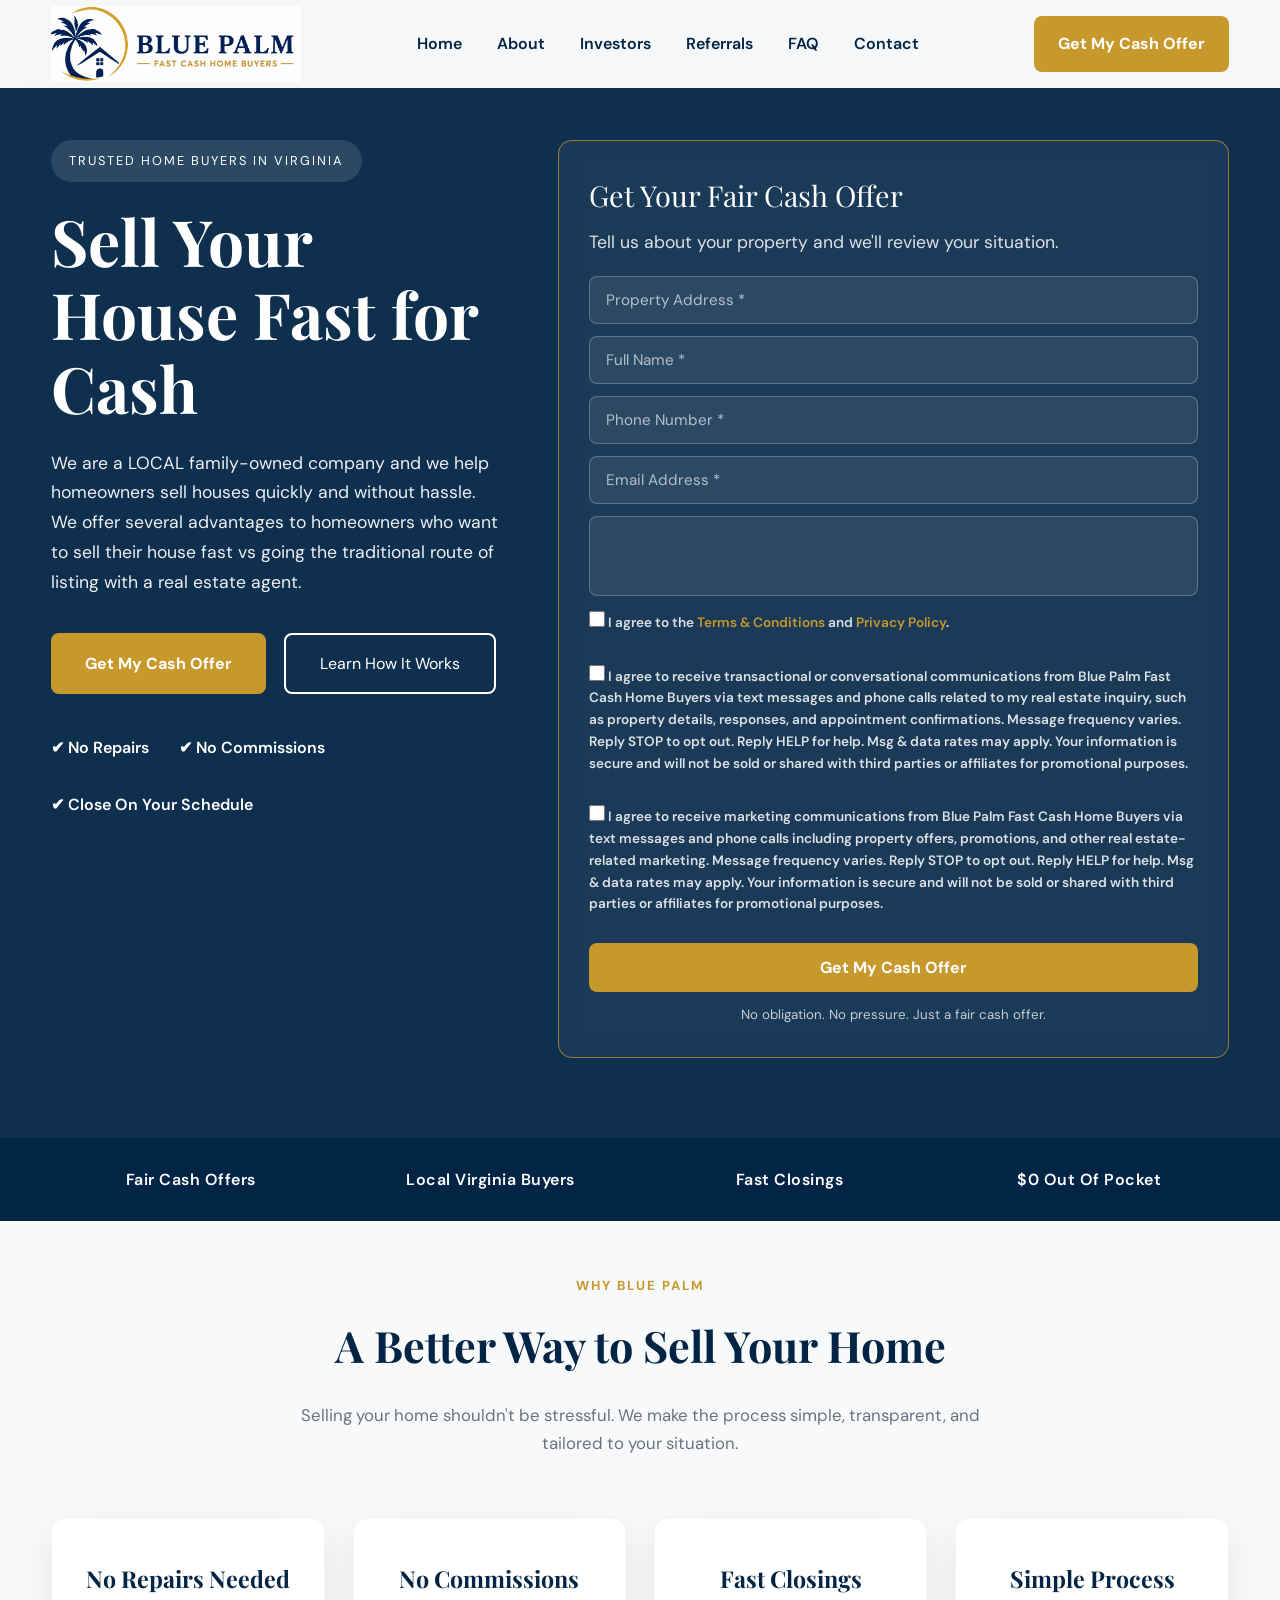
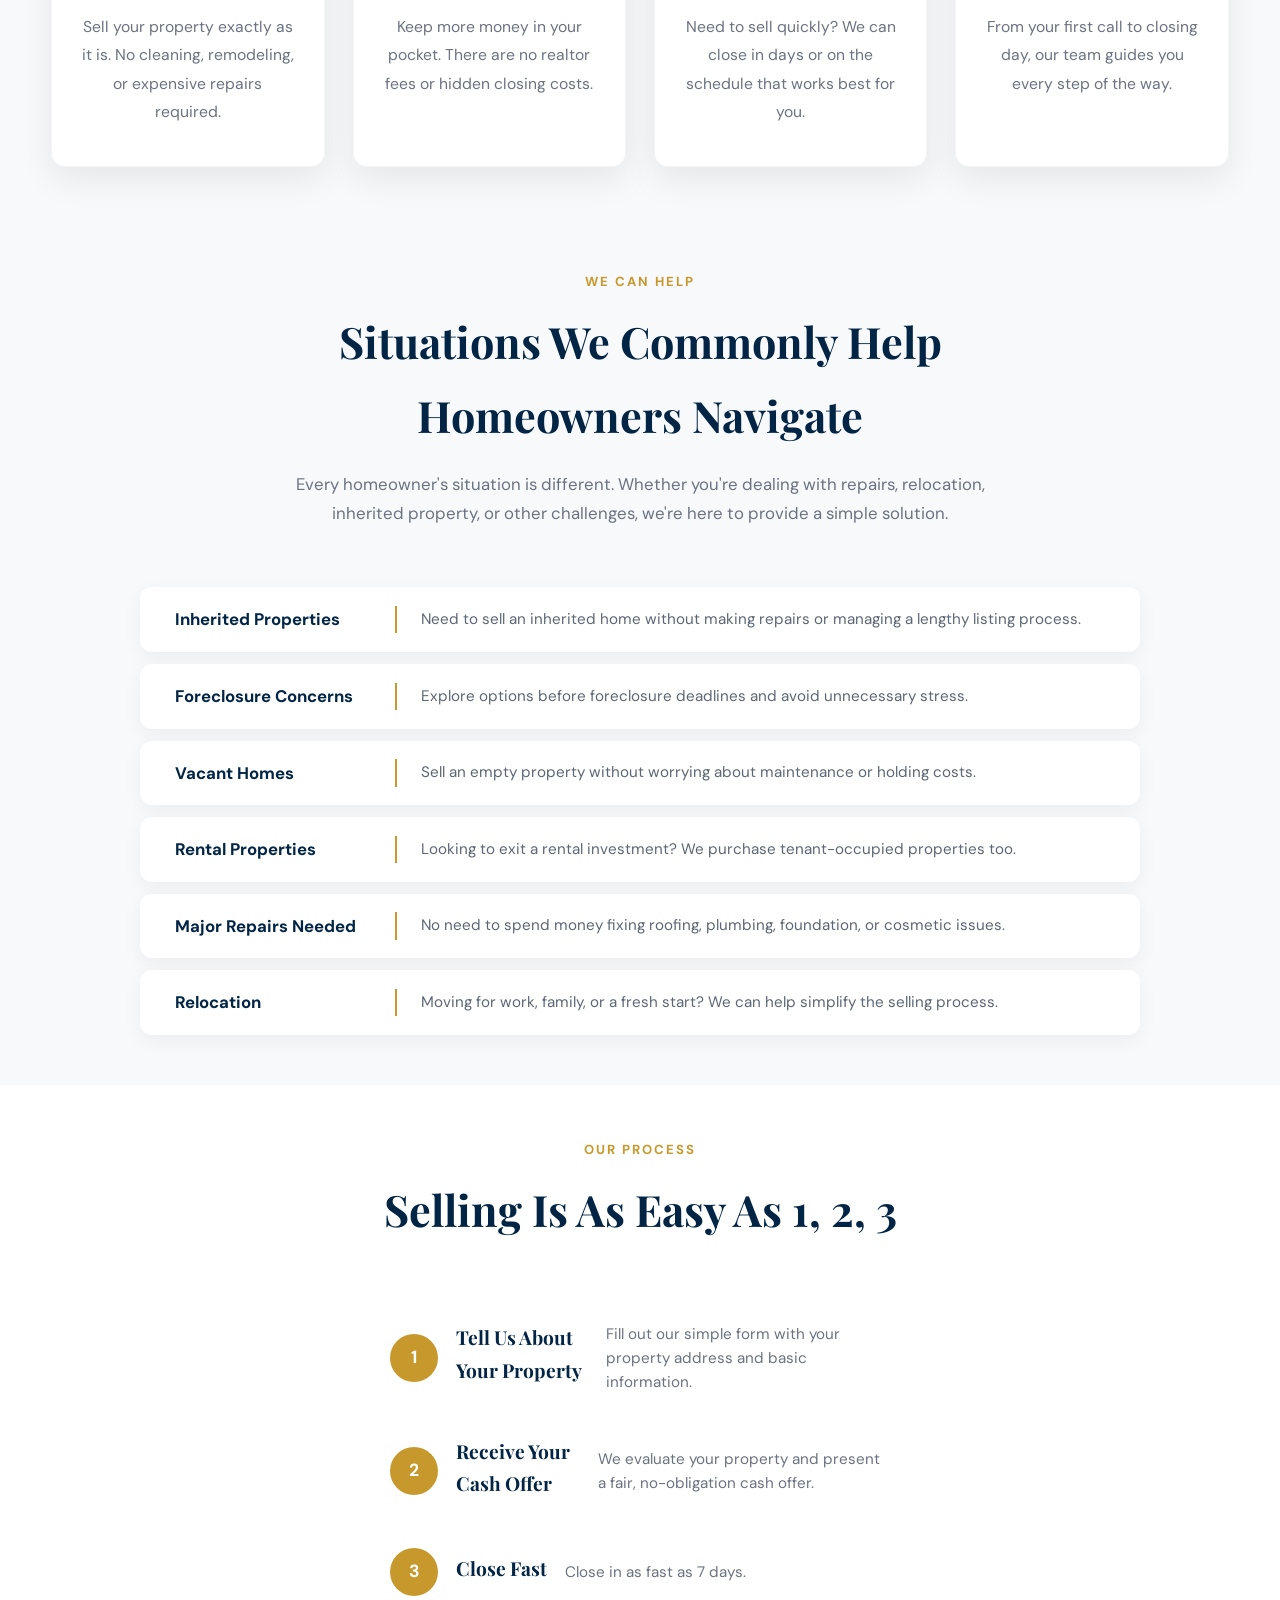
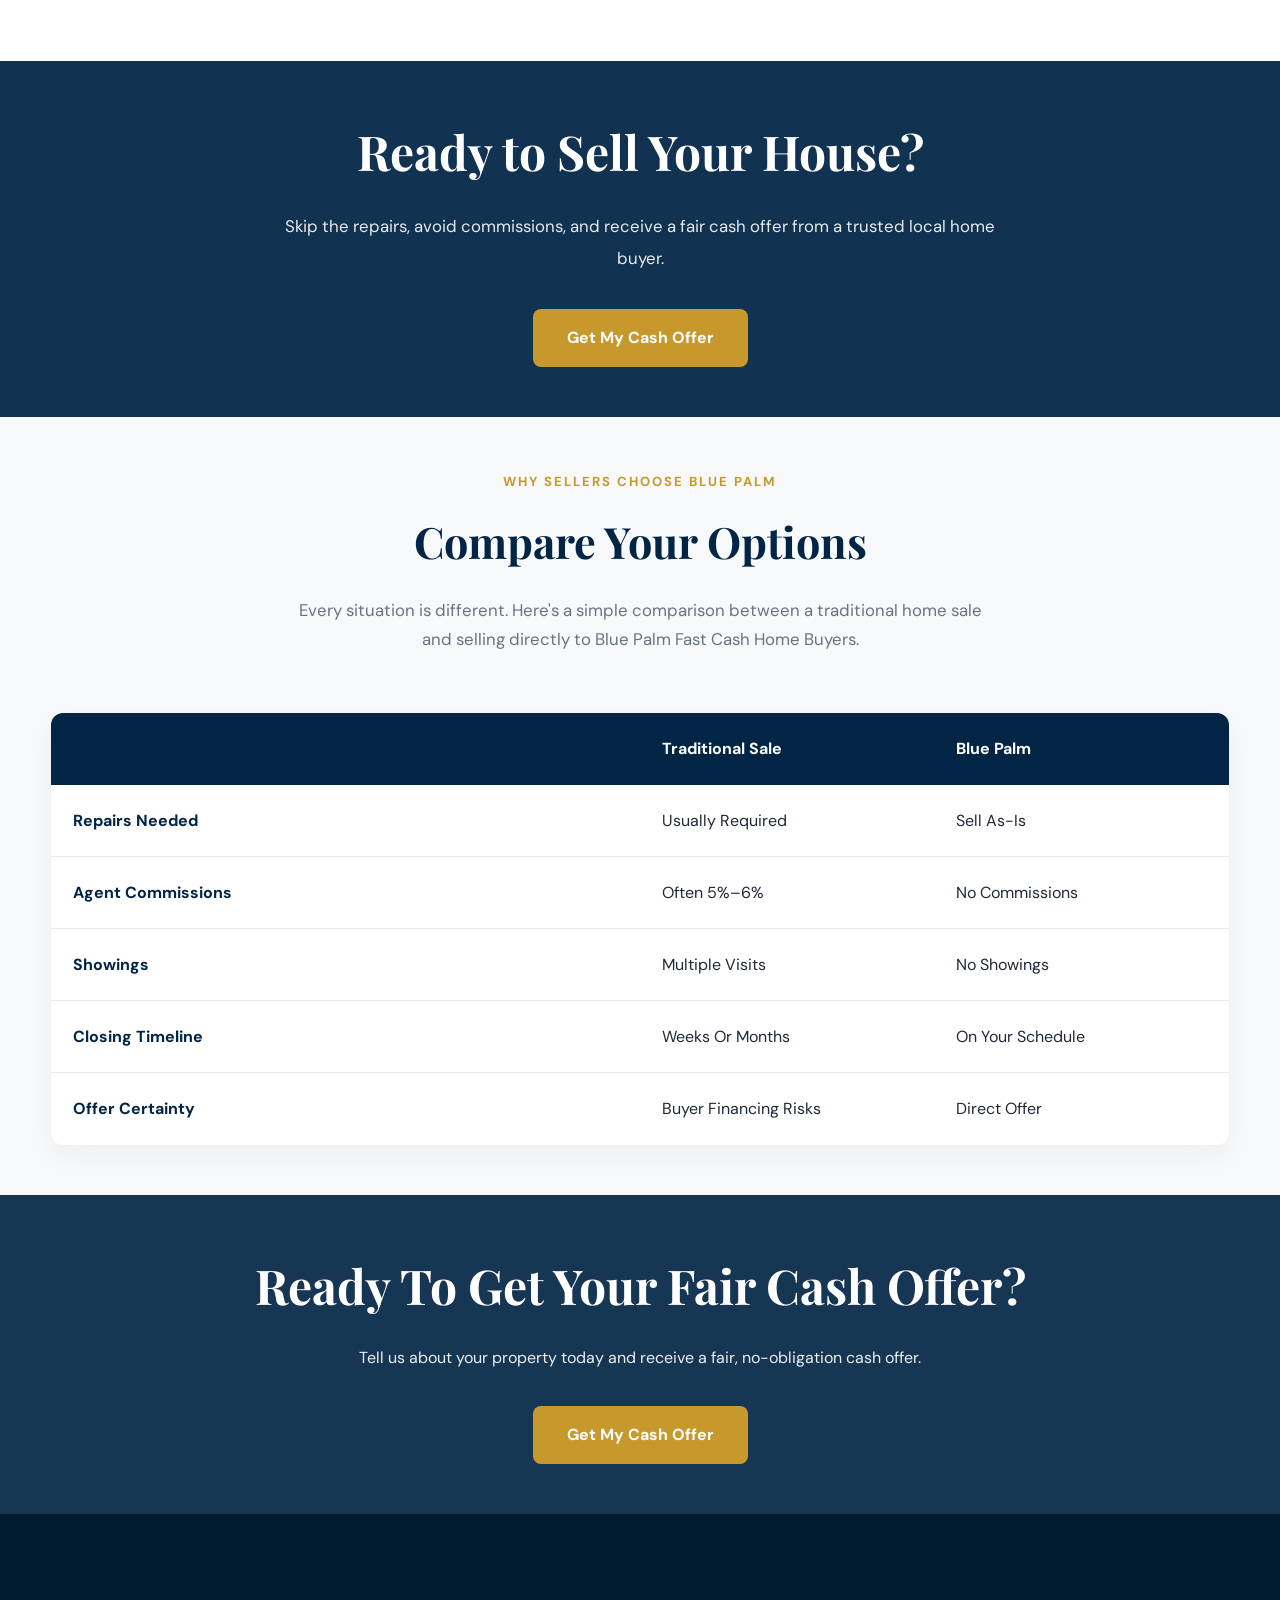
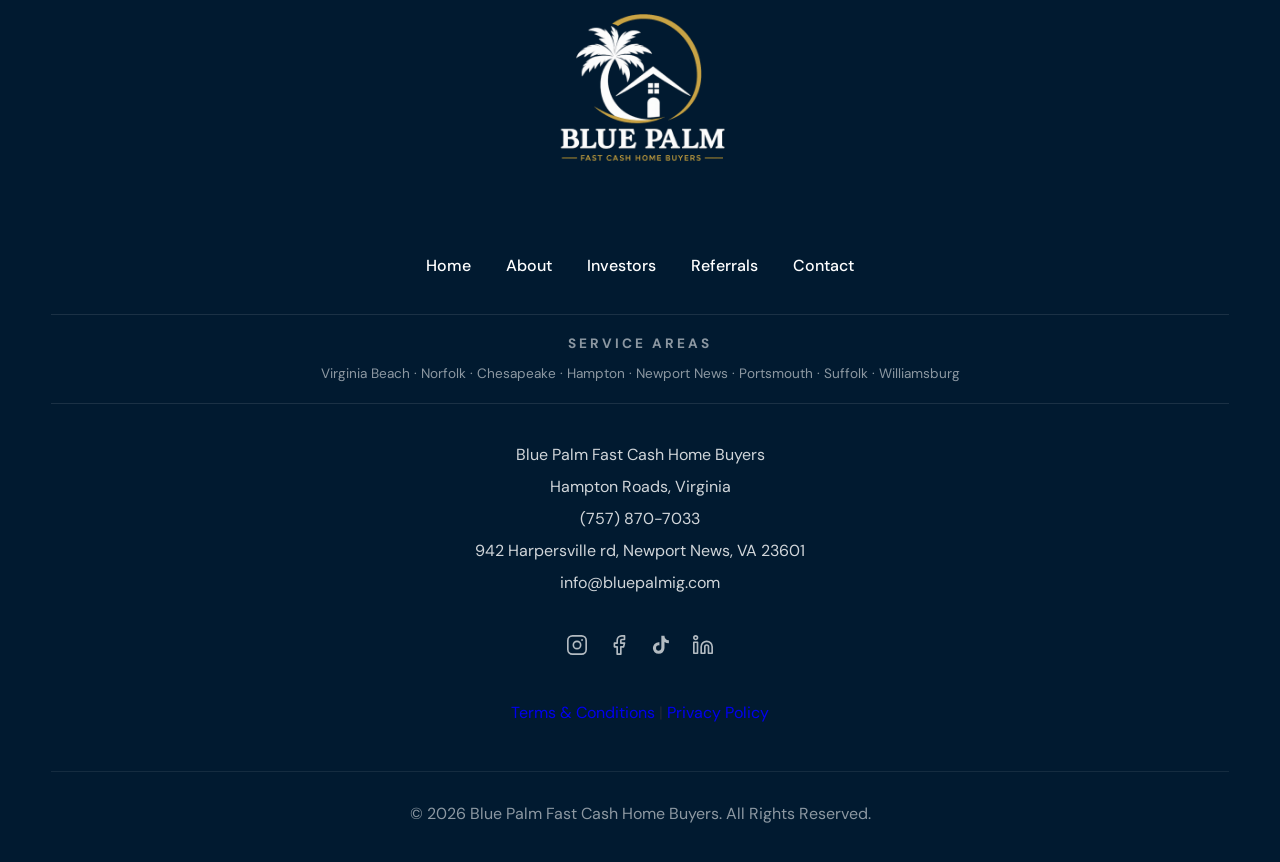
<file: index.html>
<!DOCTYPE html>
<html lang="en">

    <head>

    <meta charset="UTF-8">
    <meta name="viewport" content="width=device-width, initial-scale=1.0">

    <title>Blue Palm Fast Cash Home Buyers | Sell Your House Fast in Virginia</title>
    

    <meta name="description"
        content="Sell your house fast in Virginia. No repairs, no commissions, no hidden fees. Receive a fair cash offer from Blue Palm Fast Cash Home Buyers.">

    <link rel="preconnect" href="https://fonts.googleapis.com">
    <link rel="preconnect" href="https://fonts.gstatic.com" crossorigin>
    <link rel="preload" as="style" href="https://fonts.googleapis.com/css2?family=Playfair+Display:wght@600;700&family=DM+Sans:wght@300;400;500;700&display=swap">
    <link rel="stylesheet" href="https://fonts.googleapis.com/css2?family=Playfair+Display:wght@600;700&family=DM+Sans:wght@300;400;500;700&display=swap" media="print" onload="this.media='all'">
    <link rel="canonical" href="https://www.bluepalmig.com/index.html">
    <link rel="stylesheet" href="css/style.css">
    <link rel="stylesheet" href="css/responsive.css">

    <script type="text/javascript">
    (function(c,l,a,r,i,t,y){
        c[a]=c[a]||function(){(c[a].q=c[a].q||[]).push(arguments)};
        t=l.createElement(r);t.async=1;t.src="https://www.clarity.ms/tag/"+i;
        y=l.getElementsByTagName(r)[0];y.parentNode.insertBefore(t,y);
    })(window, document, "clarity", "script", "xpgfi951nm");
    </script>
    
    <!-- Google tag (gtag.js) -->
    <script async src="https://www.googletagmanager.com/gtag/js?id=G-DP2L8LZP22"></script>
    <script>
        window.dataLayer = window.dataLayer || [];
        function gtag(){dataLayer.push(arguments);}
        gtag('js', new Date());

        gtag('config', 'G-DP2L8LZP22');
    </script>

    </head>

    <body>

        
        <!-- HEADER / NAVBAR - INDEX -->
        

        <header class="header">

            <div class="container">

                <a href="index.html" class="logo">

                    <img src="images/logov2-bpfchb.png" alt="Blue Palm Fast Cash Home Buyers" width="250" height="83">

                </a>

                <nav class="navbar">

                    <ul class="nav-links">

                        <li><a href="index.html">Home</a></li>
                        <li><a href="about.html">About</a></li>
                        <li><a href="buyers.html">Investors</a></li>
                        <li><a href="referrals.html">Referrals</a></li>
                        <li><a href="fqa.html">FAQ</a></li>
                        <li><a href="contact.html">Contact</a></li>

                    </ul>

                </nav>

                <a href="index.html#seller-form" class="btn-nav">

                    Get My Cash Offer

                </a>

                <div class="menu-toggle">

                    ☰

                </div>

            </div>

        </header>



       
        <!-- HERO - INDEX -->

        <section class="hero">

            <div class="overlay"></div>

            <div class="container hero-content">

                <div class="hero-text">

                    <span class="hero-tag">

                        TRUSTED HOME BUYERS IN VIRGINIA

                    </span>

                    <h1>

                        Sell Your House Fast for Cash

                    </h1>

                    <p>

                        We are a LOCAL family-owned company and we help homeowners sell houses quickly and without hassle.
                        We offer several advantages to homeowners who want to sell their house fast vs going the traditional
                        route of listing with a real estate agent.

                    </p>

                    <div class="hero-buttons">

                        <a href="#seller-form" class="btn-primary">

                            Get My Cash Offer

                        </a>

                        <a href="#how-it-works" class="btn-secondary">

                            Learn How It Works

                        </a>

                    </div>

                    <div class="hero-features">

                        <div>

                            ✔ No Repairs

                        </div>

                        <div>

                            ✔ No Commissions

                        </div>

                        <div>

                            ✔ Close On Your Schedule

                        </div>

                    </div>

                </div>



                <div class="hero-card" id="seller-form">

                    <div class="hero-form-title">

                        Get Your Fair Cash Offer

                    </div>

                    <p>

                        Tell us about your property and we'll review your situation.

                    </p>

                    <form action="https://formspree.io/f/xeebganq"
                        method="POST">
                        <input type="text" name="_honey" style="display:none">

                        <input
                            type="text"
                            name="property_address"
                            placeholder="Property Address *"
                            required>

                        <input
                            type="text"
                            name="full_name"
                            placeholder="Full Name *"
                            required>

                        <input
                            type="tel"
                            name="phone"
                            placeholder="Phone Number *"
                            required>

                        <input
                            type="email"
                            name="email"
                            placeholder="Email Address *"
                            required>

                        <textarea
                            name="situation"
                            placeholder="Tell Us About Your Situation">
                        </textarea>

                        <div class="bp-group">

                            <label class="checkbox-label">
                                <input type="checkbox" name="terms" >
                                I agree to the <a href="terms.html" target="_blank" rel="noopener" style="color:#c7992d;">Terms & Conditions</a> and <a href="privacy-policy.html" target="_blank" rel="noopener" style="color:#c7992d;">Privacy Policy</a>.
                            </label>

                        </div>

                        <div class="bp-group">

                            <label class="checkbox-label">
                                <input type="checkbox" name="sms_transactional" >
                                I agree to receive transactional or conversational communications from Blue Palm Fast Cash Home Buyers via text messages and phone calls related to my real estate inquiry, such as property details, responses, and appointment confirmations. Message frequency varies. Reply STOP to opt out. Reply HELP for help. Msg & data rates may apply. Your information is secure and will not be sold or shared with third parties or affiliates for promotional purposes.
                            </label>

                        </div>

                        <div class="bp-group">

                            <label class="checkbox-label">
                                <input type="checkbox" name="sms_marketing">
                                I agree to receive marketing communications from Blue Palm Fast Cash Home Buyers via text messages and phone calls including property offers, promotions, and other real estate-related marketing. Message frequency varies. Reply STOP to opt out. Reply HELP for help. Msg & data rates may apply. Your information is secure and will not be sold or shared with third parties or affiliates for promotional purposes.
                            </label>

                        </div>



                        <button type="submit">

                            Get My Cash Offer

                        </button>

                    </form>

                    <small>

                        No obligation. No pressure. Just a fair cash offer.

                    </small>

                </div>

            </div>

        </section>


       
        <!-- TRUST BAR - INDEX -->
        

        <section class="trust-bar">

            <div class="container">

                <div class="trust-item">

                    Fair Cash Offers

                </div>

                <div class="trust-item">

                    Local Virginia Buyers

                </div>

                <div class="trust-item">

                    Fast Closings

                </div>

                <div class="trust-item">

                    $0 Out Of Pocket

                </div>

            </div>

        </section>



        <main>

            
            <!-- WHY CHOOSE US - INDEX -->


            <section class="why-us">

                <div class="container">

                    <div class="section-title">

                        <span>WHY BLUE PALM</span>

                        <h2>
                            A Better Way to Sell Your Home
                        </h2>

                        <p>
                            Selling your home shouldn't be stressful. We make the process
                            simple, transparent, and tailored to your situation.
                        </p>

                    </div>

                    <div class="why-grid">

                        <article class="why-card">

                    

                            <h3>No Repairs Needed</h3>

                            <p>
                                Sell your property exactly as it is. No cleaning, remodeling,
                                or expensive repairs required.
                            </p>

                        </article>

                        <article class="why-card">

                            

                            <h3>No Commissions</h3>

                            <p>
                                Keep more money in your pocket. There are no realtor fees or
                                hidden closing costs.
                            </p>

                        </article>

                        <article class="why-card">

                            

                            <h3>Fast Closings</h3>

                            <p>
                                Need to sell quickly? We can close in days or on the schedule
                                that works best for you.
                            </p>

                        </article>

                        <article class="why-card">

                            

                            <h3>Simple Process</h3>

                            <p>
                                From your first call to closing day, our team guides you every
                                step of the way.
                            </p>

                        </article>

                    </div>

                </div>

            </section>

            <!-- SITUATIONS WE HELP WITH -->

            <section class="situations">

                <div class="container">

                    <div class="section-title">

                        <span>

                            WE CAN HELP

                        </span>

                        <h2>

                            Situations We Commonly Help Homeowners Navigate

                        </h2>

                        <p>

                            Every homeowner's situation is different. Whether you're dealing with repairs,
                            relocation, inherited property, or other challenges, we're here to provide
                            a simple solution.

                        </p>

                    </div>

                    <div class="situations-grid">

                        <article class="situation-card">

                            <h3>

                                Inherited Properties

                            </h3>

                            <p>

                                Need to sell an inherited home without making repairs or managing a lengthy listing process.

                            </p>

                        </article>

                        <article class="situation-card">

                            <h3>

                                Foreclosure Concerns

                            </h3>

                            <p>

                                Explore options before foreclosure deadlines and avoid unnecessary stress.

                            </p>

                        </article>

                        <article class="situation-card">

                            <h3>

                                Vacant Homes

                            </h3>

                            <p>

                                Sell an empty property without worrying about maintenance or holding costs.

                            </p>

                        </article>

                        <article class="situation-card">

                            <h3>

                                Rental Properties

                            </h3>

                            <p>

                                Looking to exit a rental investment? We purchase tenant-occupied properties too.

                            </p>

                        </article>

                        <article class="situation-card">

                            <h3>

                                Major Repairs Needed

                            </h3>

                            <p>

                                No need to spend money fixing roofing, plumbing, foundation, or cosmetic issues.

                            </p>

                        </article>

                        <article class="situation-card">

                            <h3>

                                Relocation

                            </h3>

                            <p>

                                Moving for work, family, or a fresh start? We can help simplify the selling process.

                            </p>

                        </article>

                    </div>

                </div>

            </section>



            <!-- HOW IT WORKS - INDEX -->
            

            <section class="process" id="how-it-works">

                <div class="container">

                    <div class="section-title">

                        <span>OUR PROCESS</span>

                        <h2>

                             Selling Is As Easy As 1, 2, 3

                        </h2>

                    </div>

                    <div class="process-grid">

                        <div class="step">

                            <div class="number">1</div>

                            <h3>

                                Tell Us About Your Property

                            </h3>

                            <p>

                                Fill out our simple form with your property address and basic
                                information.

                            </p>

                        </div>

                        <div class="step">

                            <div class="number">2</div>

                            <h3>

                                Receive Your Cash Offer

                            </h3>

                            <p>

                                We evaluate your property and present a fair, no-obligation
                                cash offer.

                            </p>

                        </div>

                        <div class="step">

                            <div class="number">3</div>

                            <h3>

                                Close Fast

                            </h3>

                            <p>

                                Close in as fast as 7 days.

                            </p>

                        </div>

                    </div>

                </div>

            </section>

            <!-- CTA - INDEX -->
            

            <section class="cta">

                <div class="container">

                    <h2>

                        Ready to Sell Your House?

                    </h2>

                    <p>

                        Skip the repairs, avoid commissions, and receive a fair cash offer
                        from a trusted local home buyer.

                    </p>

                    <a href="index.html" class="btn-primary">

                        Get My Cash Offer

                    </a>

                </div>

            </section>

            
            <!-- STATS - INDEX 
           

            <section class="stats">

                <div class="container">

                    <div class="stat">

                        <h2>3+</h2>

                        <p>Years of Experience</p>

                    </div>

                    <div class="stat">

                        <h2>100+</h2>

                        <p>Properties Purchased</p>

                    </div>

                    <div class="stat">

                        <h2>150+</h2>

                        <p>Homeowners Helped</p>

                    </div>

                    <div class="stat">

                        <h2>100%</h2>

                        <p>Commitment to Transparency</p>

                    </div>

                </div>

            </section> -->

           


            <!-- COMPARISON -->

            <section class="comparison">

                <div class="container">

                    <div class="section-title">

                        <span>

                            WHY SELLERS CHOOSE BLUE PALM

                        </span>

                        <h2>

                            Compare Your Options

                        </h2>

                        <p>

                            Every situation is different. Here's a simple comparison between a traditional home sale and selling directly to Blue Palm Fast Cash Home Buyers.

                        </p>

                    </div>

                    <div class="comparison-table">

                        <div class="comparison-header">

                            <div></div>

                            <div>

                                Traditional Sale

                            </div>

                            <div>

                                Blue Palm

                            </div>

                        </div>

                        <div class="comparison-row">

                            <div>

                                Repairs Needed

                            </div>

                            <div>

                                Usually Required

                            </div>

                            <div>

                                Sell As-Is

                            </div>

                        </div>

                        <div class="comparison-row">

                            <div>

                                Agent Commissions

                            </div>

                            <div>

                                Often 5%–6%

                            </div>

                            <div>

                                No Commissions

                            </div>

                        </div>

                        <div class="comparison-row">

                            <div>

                                Showings

                            </div>

                            <div>

                                Multiple Visits

                            </div>

                            <div>

                                No Showings

                            </div>

                        </div>

                        <div class="comparison-row">

                            <div>

                                Closing Timeline

                            </div>

                            <div>

                                Weeks Or Months

                            </div>

                            <div>

                                On Your Schedule

                            </div>

                        </div>

                        <div class="comparison-row">

                            <div>

                                Offer Certainty

                            </div>

                            <div>

                                Buyer Financing Risks

                            </div>

                            <div>

                                Direct Offer

                            </div>

                        </div>

                    </div>

                </div>

            </section>
           
            

                    
            <!-- SUCCESS STORIES - TEMPLATE -->
            

            <!--

            <section class="success-stories">

                <div class="container">

                    <div class="section-title">

                        <span>SUCCESS STORIES</span>

                        <h2>Real Homeowners. Real Results.</h2>

                        <p>
                            Every property has a story. Here are a few examples of
                            homeowners we've helped.
                        </p>

                    </div>



                    <article class="story-card">

                        <img src="images/story-1.jpg" alt="Property Before and After">

                        <div class="story-content">

                            <h3>Norfolk, VA</h3>

                            <p>

                                <strong>The Situation:</strong><br>

                                Homeowner inherited a property that needed major repairs.

                            </p>

                            <p>

                                <strong>Our Solution:</strong><br>

                                Purchased the property as-is with no repairs required.

                            </p>

                            <p>

                                <strong>The Result:</strong><br>

                                Closed in 10 days allowing the homeowner to move forward.

                            </p>

                        </div>

                    </article>

                </div>

            </section>

            -->



            
            <!-- TESTIMONIALS - TEMPLATE -->
            

            <!--

            <section class="testimonials">

                <div class="container">

                    <div class="section-title">

                        <span>TESTIMONIALS</span>

                        <h2>What Homeowners Say</h2>

                    </div>



                    <div class="testimonial-grid">

                        <article class="testimonial-card">

                            <p>

                                "Replace this with your first real testimonial."

                            </p>

                            <h4>Client Name</h4>

                            <span>Virginia Beach, VA</span>

                        </article>



                        <article class="testimonial-card">

                            <p>

                                "Replace this with your second testimonial."

                            </p>

                            <h4>Client Name</h4>

                            <span>Norfolk, VA</span>

                        </article>



                        <article class="testimonial-card">

                            <p>

                                "Replace this with your third testimonial."

                            </p>

                            <h4>Client Name</h4>

                            <span>Chesapeake, VA</span>

                        </article>

                    </div>

                </div>

            </section>

            -->


            
            <!-- FINAL CTA -->
            

            <section class="final-cta">

                <div class="container">

                    <h2>

                        Ready To Get Your Fair Cash Offer?

                    </h2>

                    <p>

                        Tell us about your property today and receive a fair,
                        no-obligation cash offer.

                    </p>

                    <a href="index.html" class="btn-primary">

                        Get My Cash Offer

                    </a>

                </div>

            </section>

        </main>



        

        <!-- FOOTER -->

        <footer class="footer">

            <div class="container">

                <div class="footer-logo">

                    <img src="images/logohb.png" alt="Blue Palm Fast Cash Home Buyers" width="350" height="auto"
>

                </div>

                <div class="footer-links">

                    <a href="index.html">Home</a>
                    <a href="about.html">About</a>
                    <a href="buyers.html">Investors</a>
                    <a href="referrals.html">Referrals</a>
                    <a href="contact.html">Contact</a>

                </div>

                <div class="footer-areas">

                    <p class="footer-areas-title">Service Areas</p>

                    <p>Virginia Beach · Norfolk · Chesapeake · Hampton · Newport News · Portsmouth · Suffolk · Williamsburg</p>

                </div>

                <div class="footer-contact">

                    <p>Blue Palm Fast Cash Home Buyers</p>
                    <p>Hampton Roads, Virginia</p>
                    <p>(757) 870-7033</p>
                    <p>942 Harpersville rd, Newport News, VA 23601</p>
                    <p>info@bluepalmig.com</p>

                </div>

                <div class="footer-social">

                    <!-- Instagram -->
                    <a href="https://www.instagram.com/bluepalmig/" target="_blank" aria-label="Instagram">
                        <svg xmlns="http://www.w3.org/2000/svg" width="22" height="22" viewBox="0 0 24 24" fill="none" stroke="white" stroke-width="1.8" stroke-linecap="round" stroke-linejoin="round">
                            <rect x="2" y="2" width="20" height="20" rx="5" ry="5"/>
                            <circle cx="12" cy="12" r="4"/>
                            <circle cx="17.5" cy="6.5" r="1" fill="white" stroke="none"/>
                        </svg>
                    </a>

                    <!-- Facebook -->
                    <a href="https://www.facebook.com/p/Blue-Palm-Investment-Group-LLC-61579224363152/" target="_blank" aria-label="Facebook">
                        <svg xmlns="http://www.w3.org/2000/svg" width="22" height="22" viewBox="0 0 24 24" fill="none" stroke="white" stroke-width="1.8" stroke-linecap="round" stroke-linejoin="round">
                            <path d="M18 2h-3a5 5 0 0 0-5 5v3H7v4h3v8h4v-8h3l1-4h-4V7a1 1 0 0 1 1-1h3z"/>
                        </svg>
                    </a>

                    <!-- TikTok -->
                    <a href="https://www.tiktok.com/@bluepalmig" target="_blank" aria-label="TikTok">
                        <svg xmlns="http://www.w3.org/2000/svg" width="22" height="22" viewBox="0 0 24 24" fill="white">
                            <path d="M19.59 6.69a4.83 4.83 0 0 1-3.77-4.25V2h-3.45v13.67a2.89 2.89 0 0 1-2.88 2.5 2.89 2.89 0 0 1-2.89-2.89 2.89 2.89 0 0 1 2.89-2.89c.28 0 .54.04.79.1V9.01a6.33 6.33 0 0 0-.79-.05 6.34 6.34 0 0 0-6.34 6.34 6.34 6.34 0 0 0 6.34 6.34 6.34 6.34 0 0 0 6.33-6.34V8.69a8.18 8.18 0 0 0 4.78 1.52V6.76a4.85 4.85 0 0 1-1.01-.07z"/>
                        </svg>
                    </a>

                    <!-- LinkedIn -->
                    <a href="https://www.linkedin.com/company/blue-palm-invesment-group/" target="_blank" aria-label="LinkedIn">
                        <svg xmlns="http://www.w3.org/2000/svg" width="22" height="22" viewBox="0 0 24 24" fill="none" stroke="white" stroke-width="1.8" stroke-linecap="round" stroke-linejoin="round">
                            <path d="M16 8a6 6 0 0 1 6 6v7h-4v-7a2 2 0 0 0-2-2 2 2 0 0 0-2 2v7h-4v-7a6 6 0 0 1 6-6z"/>
                            <rect x="2" y="9" width="4" height="12"/>
                            <circle cx="4" cy="4" r="2"/>
                        </svg>
                    </a>

                </div>

                <div class="footer-legal">

                    <a href="terms.html">Terms & Conditions</a>
                    <span>|</span>
                    <a href="privacy-policy.html">Privacy Policy</a>

                </div>

                <div class="footer-copy">

                    © 2026 Blue Palm Fast Cash Home Buyers.
                    All Rights Reserved.

                </div>

            </div>

            

        </footer>


        <script src="js/main.js"></script>

    </body>

</html>
</file>
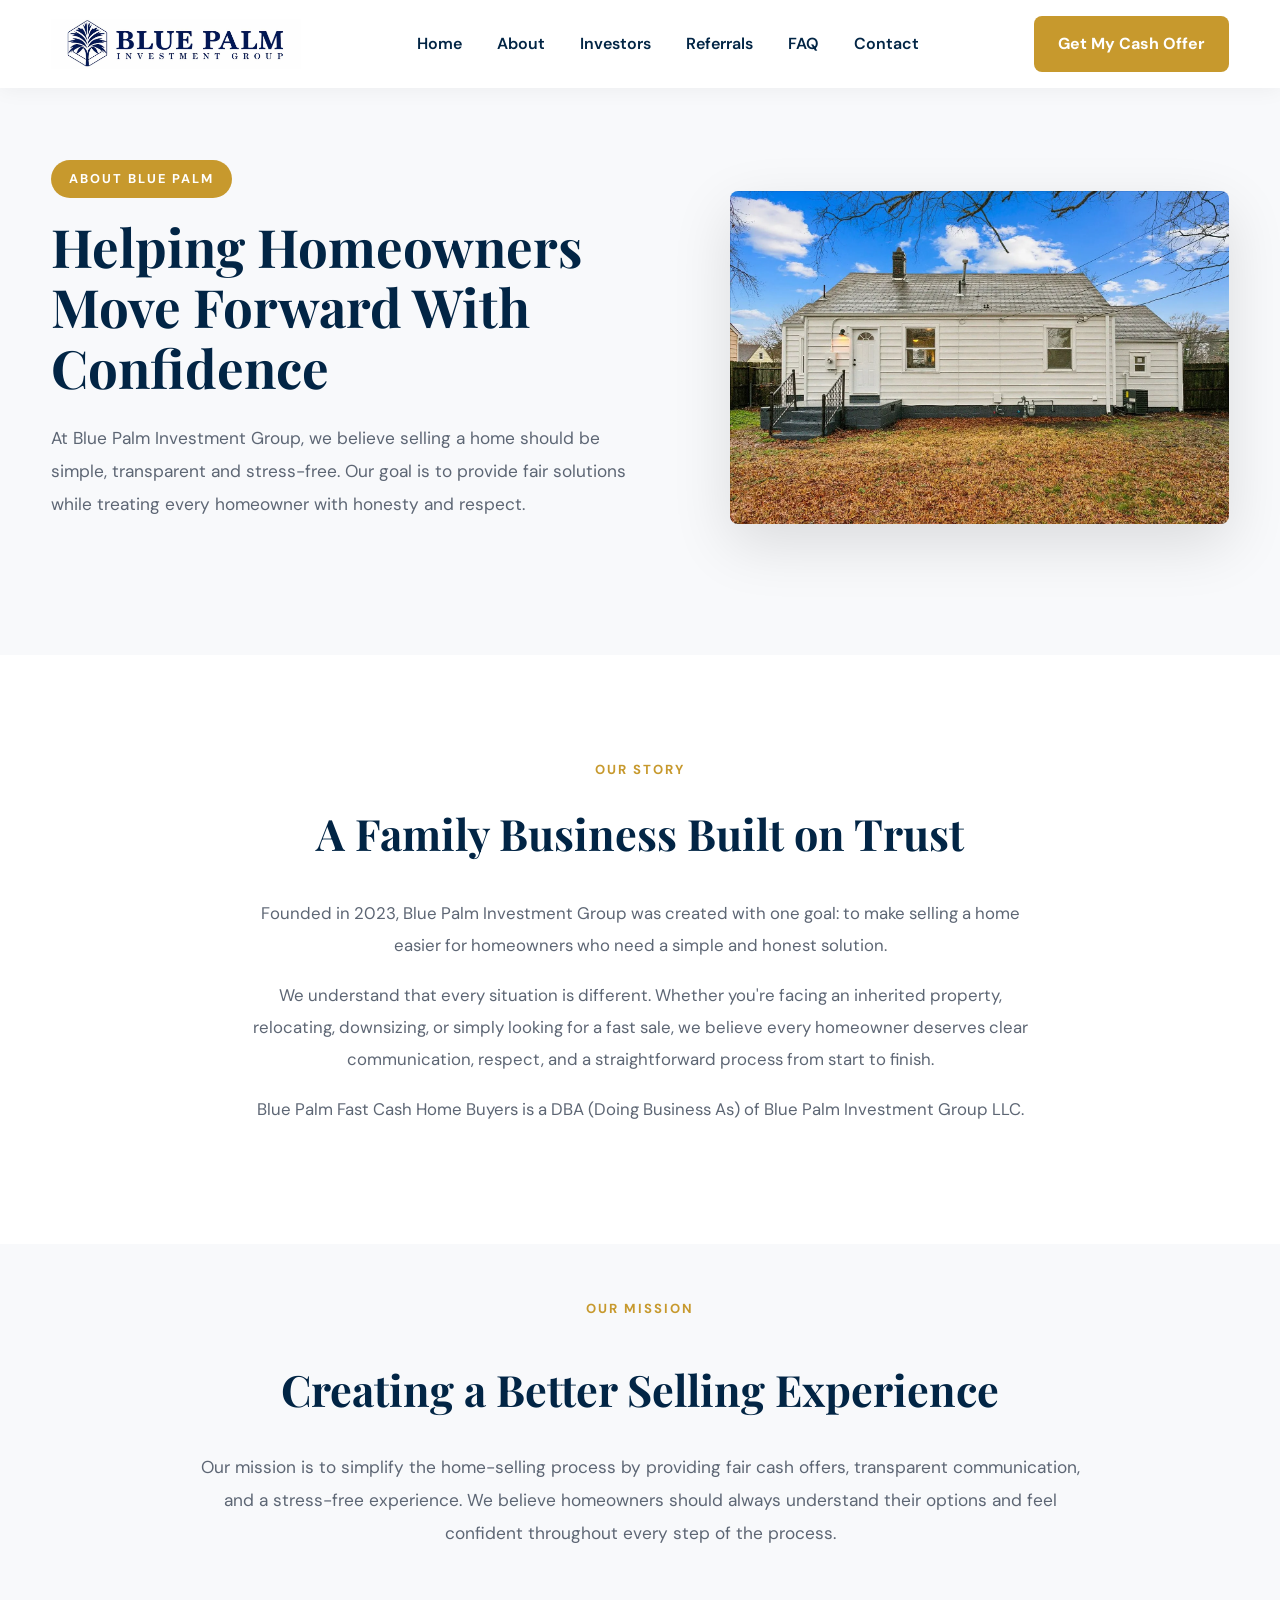
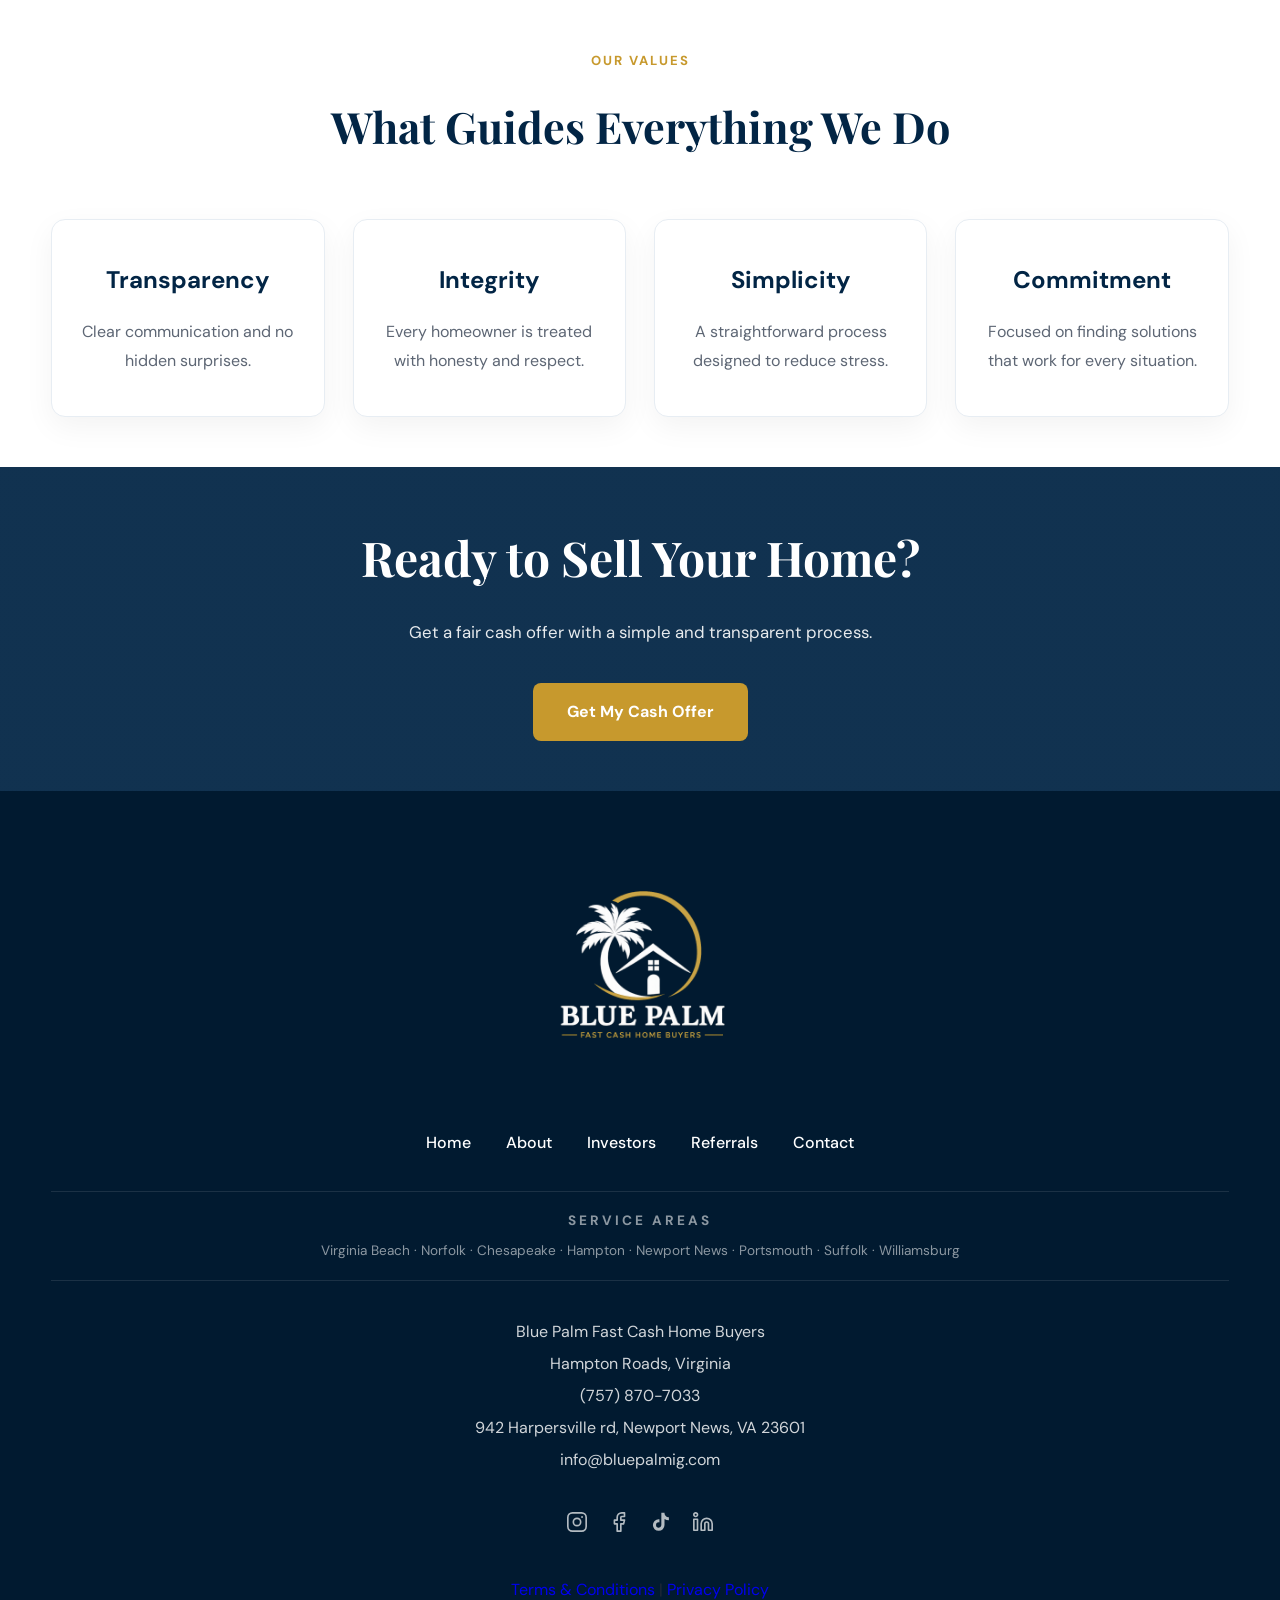
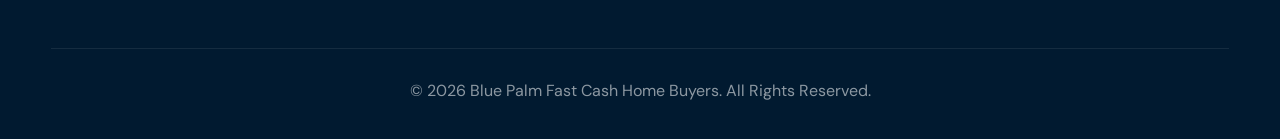
<file: about.html>
<!DOCTYPE html>
<html lang="en">

    <head>

    <meta charset="UTF-8">
    <meta name="viewport" content="width=device-width, initial-scale=1.0">

    <title>Blue Palm Investment Group | Sell Your House Fast in Virginia</title>

    <meta name="description"
        content="Sell your house fast in Virginia. No repairs, no commissions, no hidden fees. Receive a fair cash offer from Blue Palm Investment Group.">

    <link rel="preconnect" href="https://fonts.googleapis.com">
    <link rel="preconnect" href="https://fonts.gstatic.com" crossorigin>
    <link rel="preload" as="style" href="https://fonts.googleapis.com/css2?family=Playfair+Display:wght@600;700&family=DM+Sans:wght@300;400;500;700&display=swap">
    <link rel="stylesheet" href="https://fonts.googleapis.com/css2?family=Playfair+Display:wght@600;700&family=DM+Sans:wght@300;400;500;700&display=swap" media="print" onload="this.media='all'">
    <link rel="canonical" href="https://bluepalmig.com/about">
    <link rel="stylesheet" href="css/style.css">
    <link rel="stylesheet" href="css/responsive.css">

    <script type="text/javascript">
    (function(c,l,a,r,i,t,y){
        c[a]=c[a]||function(){(c[a].q=c[a].q||[]).push(arguments)};
        t=l.createElement(r);t.async=1;t.src="https://www.clarity.ms/tag/"+i;
        y=l.getElementsByTagName(r)[0];y.parentNode.insertBefore(t,y);
    })(window, document, "clarity", "script", "xpgfi951nm");
    </script>
    
    <!-- Google tag (gtag.js) -->
    <script async src="https://www.googletagmanager.com/gtag/js?id=G-DP2L8LZP22"></script>
    <script>
        window.dataLayer = window.dataLayer || [];
        function gtag(){dataLayer.push(arguments);}
        gtag('js', new Date());

        gtag('config', 'G-DP2L8LZP22');
    </script>

    </head>

    <body>



        <header class="header">

            <div class="container">

                <a href="index.html" class="logo">

                    <img src="images/logo.jpg" alt="Blue Palm Investment Group" width="260" height="173">

                </a>

                <nav class="navbar">

                    <ul class="nav-links">

                        <li><a href="index.html">Home</a></li>
                        <li><a href="about.html">About</a></li>
                        <li><a href="buyers.html">Investors</a></li>
                        <li><a href="referrals.html">Referrals</a></li>
                        <li><a href="fqa.html">FAQ</a></li>
                        <li><a href="contact.html">Contact</a></li>

                    </ul>

                </nav>

                <a href="index.html#seller-form" class="btn-nav">

                    Get My Cash Offer

                </a>

                <div class="menu-toggle">

                    ☰

                </div>

            </div>

        </header>


        <main>

            <section class="hero hero-about">

                <div class="container">

                    <div class="hero-text">

                        <span class="hero-tag">

                            ABOUT BLUE PALM

                        </span>

                        <h1>

                            Helping Homeowners Move Forward With Confidence

                        </h1>

                        <p>

                            At Blue Palm Investment Group, we believe selling a home
                            should be simple, transparent and stress-free.
                            Our goal is to provide fair solutions while treating every
                            homeowner with honesty and respect.

                        </p>

                    </div>

                    <div class="hero-image">

                        <img src="images/1.png"
                            alt="Blue Palm Team">

                    </div>

                </div>

            </section>

            <!-- OUR STORY -->

            <section class="about-story">

                <div class="container">

                    <div class="about-grid">

                        <div>

                            <span class="section-tag">

                                OUR STORY

                            </span>

                            <h2>

                                A Family Business Built on Trust

                            </h2>

                            <p>

                                Founded in 2023, Blue Palm Investment Group was created
                                with one goal: to make selling a home easier for
                                homeowners who need a simple and honest solution.

                            </p>

                            <p>

                                We understand that every situation is different.
                                Whether you're facing an inherited property,
                                relocating, downsizing, or simply looking for a fast sale,
                                we believe every homeowner deserves clear communication,
                                respect, and a straightforward process from start to finish.

                            </p>

                            <p>
                                Blue Palm Fast Cash Home Buyers is a DBA (Doing Business As) 
                                of Blue Palm Investment Group LLC.
                            </p>

                        </div>

                        <!-- <div>

                            <img src="images/5.jpg"
                                alt="Blue Palm Investment Group">

                        </div>-->

                    </div>

                </div>

            </section>



            <!-- MISSION -->

            <section class="mission">

                <div class="container">

                    <span class="section-tag">

                        OUR MISSION

                    </span>

                    <h2>

                        Creating a Better Selling Experience

                    </h2>

                    <p>

                        Our mission is to simplify the home-selling process by providing
                        fair cash offers, transparent communication, and a stress-free
                        experience. We believe homeowners should always understand their
                        options and feel confident throughout every step of the process.

                    </p>

                </div>

            </section>



            <!-- VALUES -->

            <section class="values">

                <div class="container">

                    <span class="section-tag">

                        OUR VALUES

                    </span>

                    <h2>

                        What Guides Everything We Do

                    </h2>

                    <div class="values-grid">

                        <article class="value-card">

                            <h3>

                                Transparency

                            </h3>

                            <p>

                                Clear communication and no hidden surprises.

                            </p>

                        </article>

                        <article class="value-card">

                            <h3>

                                Integrity

                            </h3>

                            <p>

                                Every homeowner is treated with honesty and respect.

                            </p>

                        </article>

                        <article class="value-card">

                            <h3>

                                Simplicity

                            </h3>

                            <p>

                                A straightforward process designed to reduce stress.

                            </p>

                        </article>

                        <article class="value-card">

                            <h3>

                                Commitment

                            </h3>

                            <p>

                                Focused on finding solutions that work for every situation.

                            </p>

                        </article>

                    </div>

                </div>

            </section>



            <!-- CTA -->

            <section class="cta">

                <div class="container">

                    <h2>

                        Ready to Sell Your Home?

                    </h2>

                    <p>

                        Get a fair cash offer with a simple and transparent process.

                    </p>

                    <a href="index.html#seller-form"
                    class="btn-primary">

                        Get My Cash Offer

                    </a>

                </div>

            </section>

        </main>

          <!-- FOOTER -->

        <footer class="footer">

            <div class="container">

                <div class="footer-logo">

                    <img src="images/logohb.png" alt="Blue Palm Fast Cash Home Buyers" width="350" height="auto"
>

                </div>

                <div class="footer-links">

                    <a href="index.html">Home</a>
                    <a href="about.html">About</a>
                    <a href="buyers.html">Investors</a>
                    <a href="referrals.html">Referrals</a>
                    <a href="contact.html">Contact</a>

                </div>

                <div class="footer-areas">

                    <p class="footer-areas-title">Service Areas</p>

                    <p>Virginia Beach · Norfolk · Chesapeake · Hampton · Newport News · Portsmouth · Suffolk · Williamsburg</p>

                </div>

                <div class="footer-contact">

                    <p>Blue Palm Fast Cash Home Buyers</p>
                    <p>Hampton Roads, Virginia</p>
                    <p>(757) 870-7033</p>
                    <p>942 Harpersville rd, Newport News, VA 23601</p>
                    <p>info@bluepalmig.com</p>

                </div>

                <div class="footer-social">

                    <!-- Instagram -->
                    <a href="https://www.instagram.com/bluepalmig/" target="_blank" aria-label="Instagram">
                        <svg xmlns="http://www.w3.org/2000/svg" width="22" height="22" viewBox="0 0 24 24" fill="none" stroke="white" stroke-width="1.8" stroke-linecap="round" stroke-linejoin="round">
                            <rect x="2" y="2" width="20" height="20" rx="5" ry="5"/>
                            <circle cx="12" cy="12" r="4"/>
                            <circle cx="17.5" cy="6.5" r="1" fill="white" stroke="none"/>
                        </svg>
                    </a>

                    <!-- Facebook -->
                    <a href="https://www.facebook.com/p/Blue-Palm-Investment-Group-LLC-61579224363152/" target="_blank" aria-label="Facebook">
                        <svg xmlns="http://www.w3.org/2000/svg" width="22" height="22" viewBox="0 0 24 24" fill="none" stroke="white" stroke-width="1.8" stroke-linecap="round" stroke-linejoin="round">
                            <path d="M18 2h-3a5 5 0 0 0-5 5v3H7v4h3v8h4v-8h3l1-4h-4V7a1 1 0 0 1 1-1h3z"/>
                        </svg>
                    </a>

                    <!-- TikTok -->
                    <a href="https://www.tiktok.com/@bluepalmig" target="_blank" aria-label="TikTok">
                        <svg xmlns="http://www.w3.org/2000/svg" width="22" height="22" viewBox="0 0 24 24" fill="white">
                            <path d="M19.59 6.69a4.83 4.83 0 0 1-3.77-4.25V2h-3.45v13.67a2.89 2.89 0 0 1-2.88 2.5 2.89 2.89 0 0 1-2.89-2.89 2.89 2.89 0 0 1 2.89-2.89c.28 0 .54.04.79.1V9.01a6.33 6.33 0 0 0-.79-.05 6.34 6.34 0 0 0-6.34 6.34 6.34 6.34 0 0 0 6.34 6.34 6.34 6.34 0 0 0 6.33-6.34V8.69a8.18 8.18 0 0 0 4.78 1.52V6.76a4.85 4.85 0 0 1-1.01-.07z"/>
                        </svg>
                    </a>

                    <!-- LinkedIn -->
                    <a href="https://www.linkedin.com/company/blue-palm-invesment-group/" target="_blank" aria-label="LinkedIn">
                        <svg xmlns="http://www.w3.org/2000/svg" width="22" height="22" viewBox="0 0 24 24" fill="none" stroke="white" stroke-width="1.8" stroke-linecap="round" stroke-linejoin="round">
                            <path d="M16 8a6 6 0 0 1 6 6v7h-4v-7a2 2 0 0 0-2-2 2 2 0 0 0-2 2v7h-4v-7a6 6 0 0 1 6-6z"/>
                            <rect x="2" y="9" width="4" height="12"/>
                            <circle cx="4" cy="4" r="2"/>
                        </svg>
                    </a>

                </div>

                <div class="footer-legal">

                    <a href="terms.html">Terms & Conditions</a>
                    <span>|</span>
                    <a href="privacy-policy.html">Privacy Policy</a>

                </div>

                <div class="footer-copy">

                    © 2026 Blue Palm Fast Cash Home Buyers.
                    All Rights Reserved.

                </div>

            </div>

            

        </footer>
        

        <script src="js/main.js"></script>


    </body>

</html>
</file>
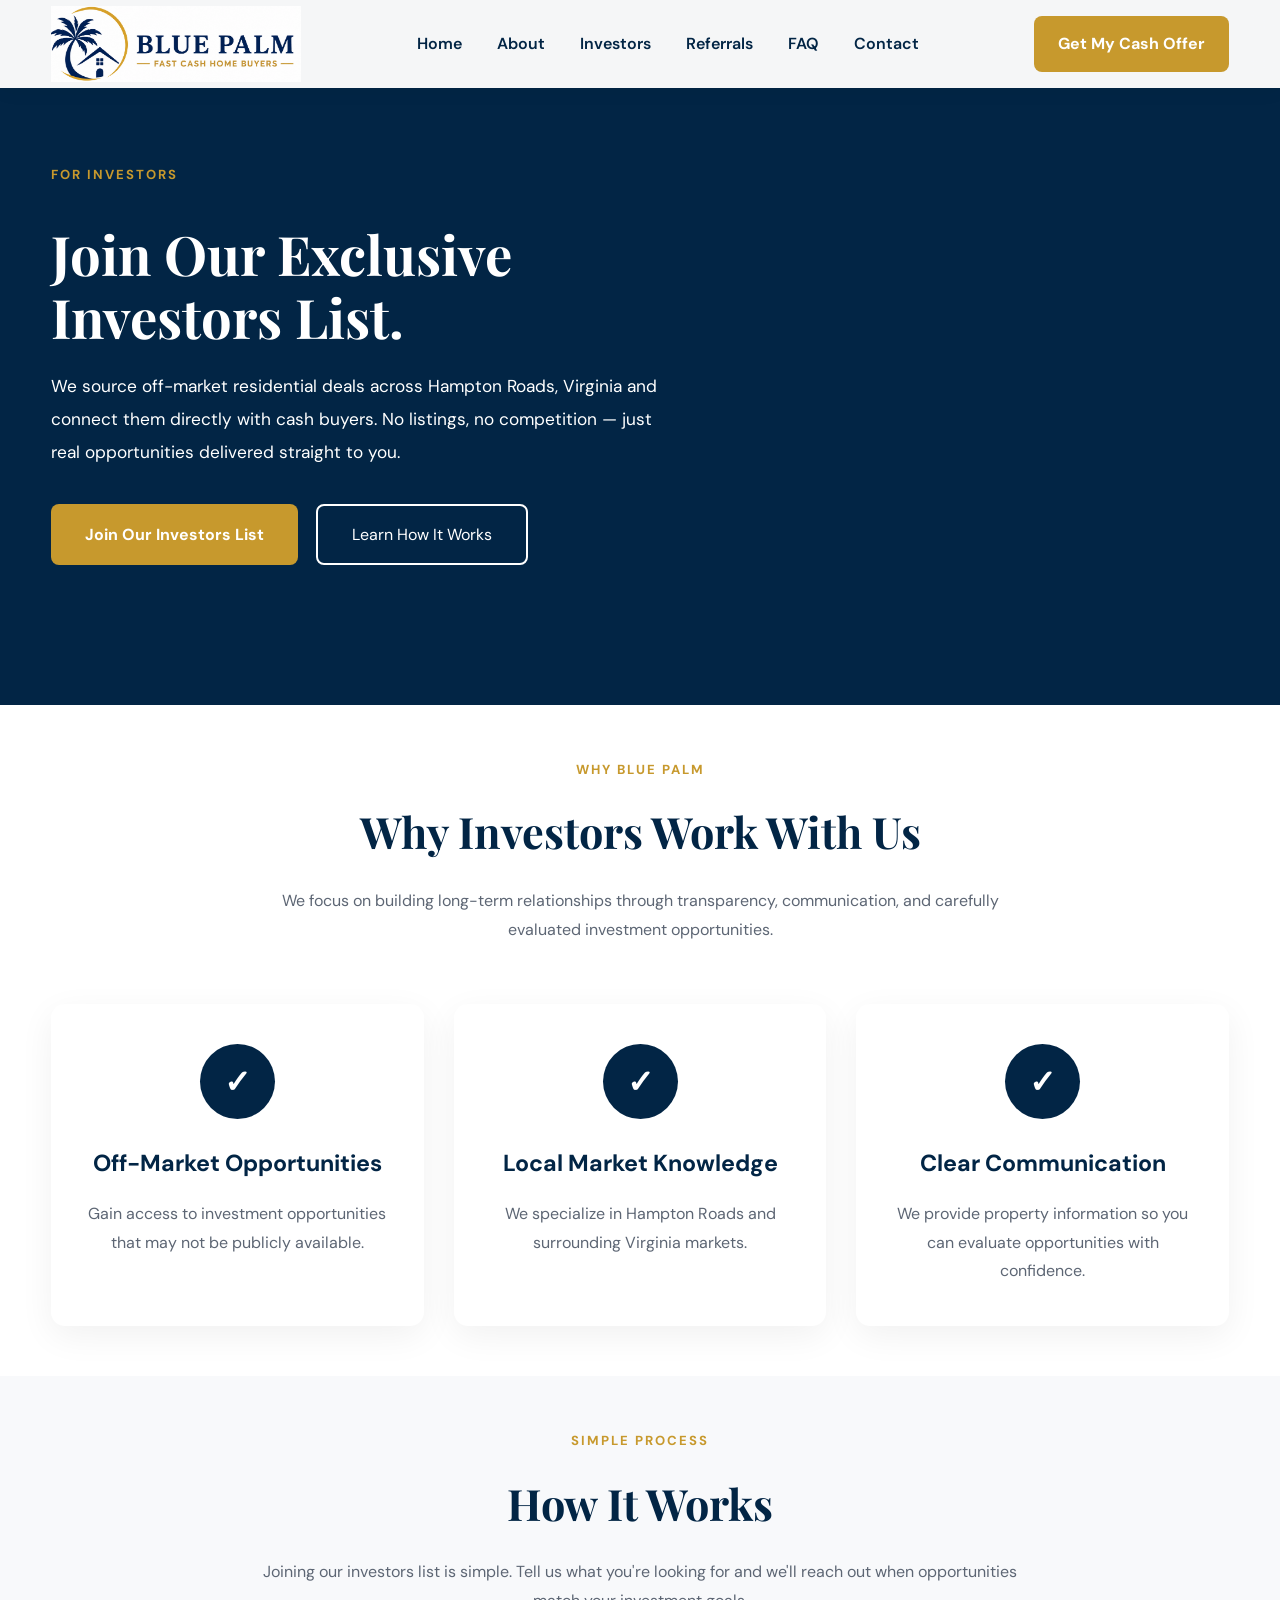
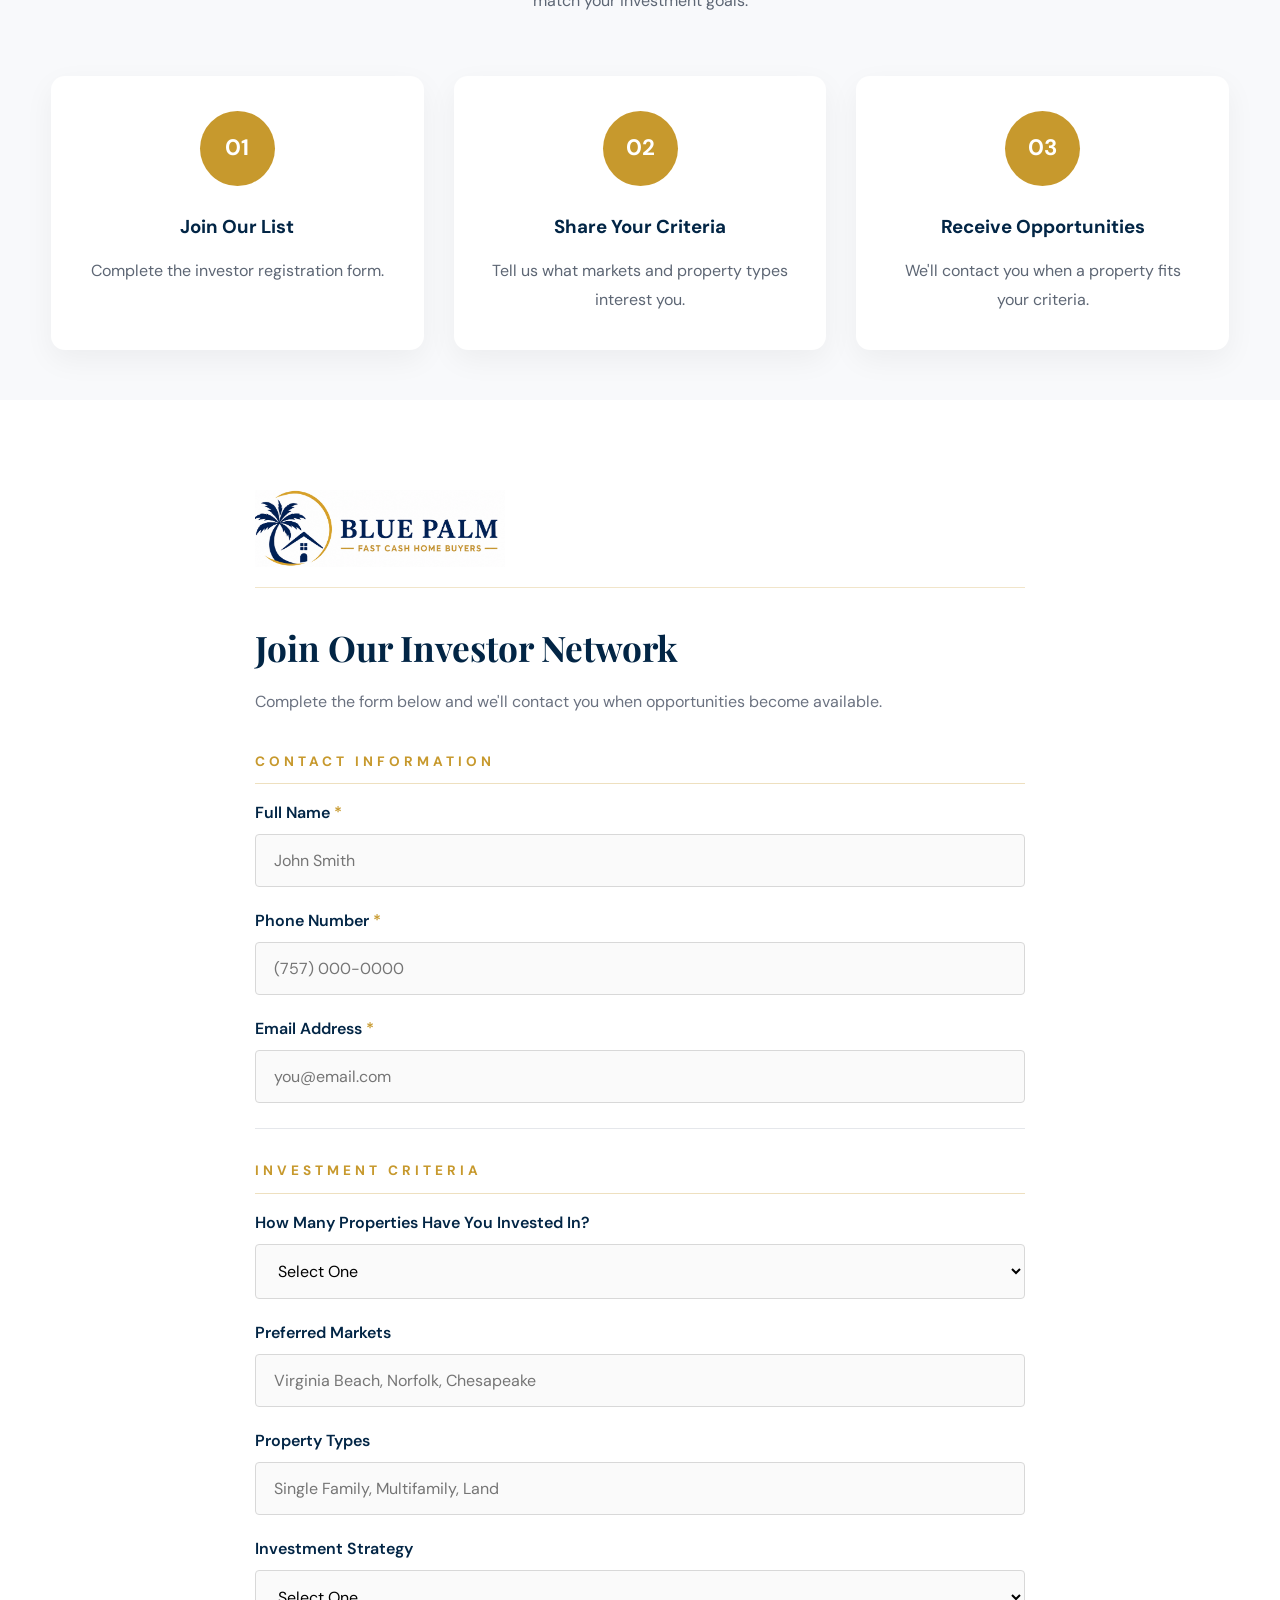
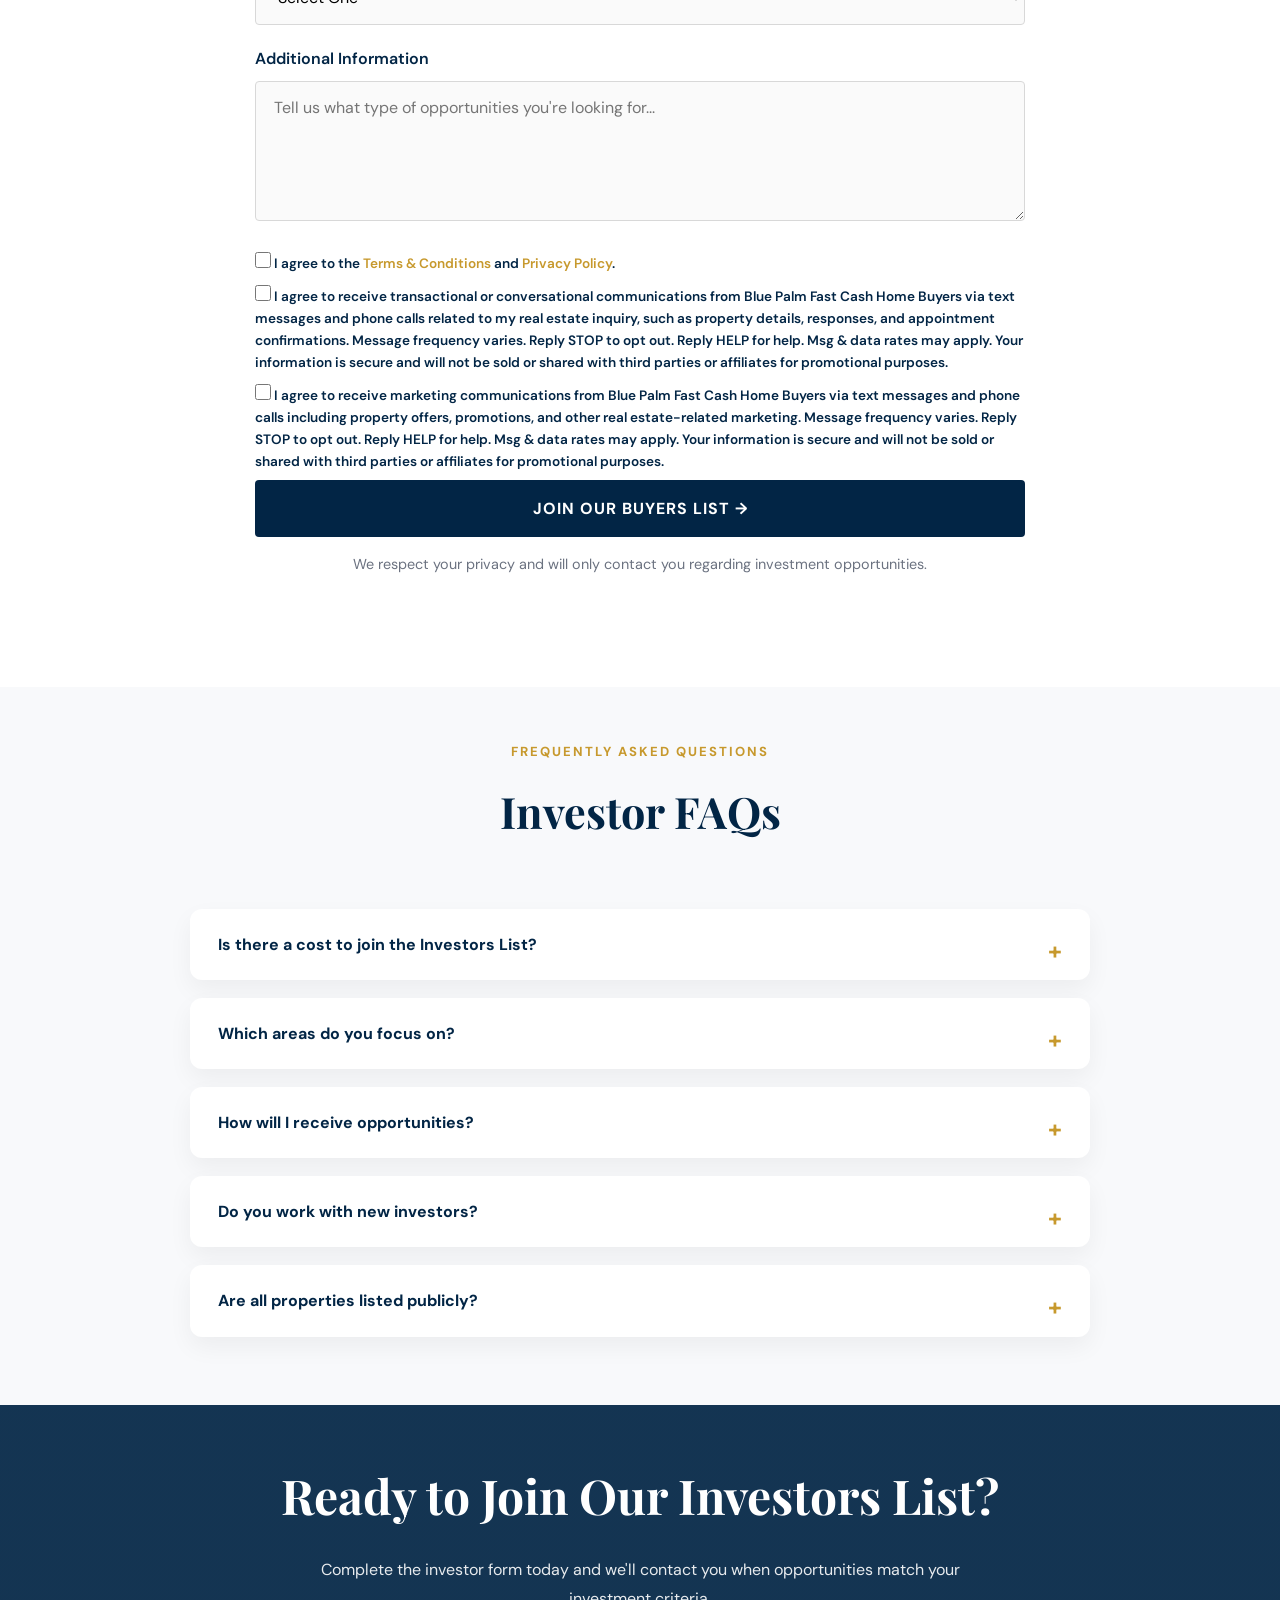
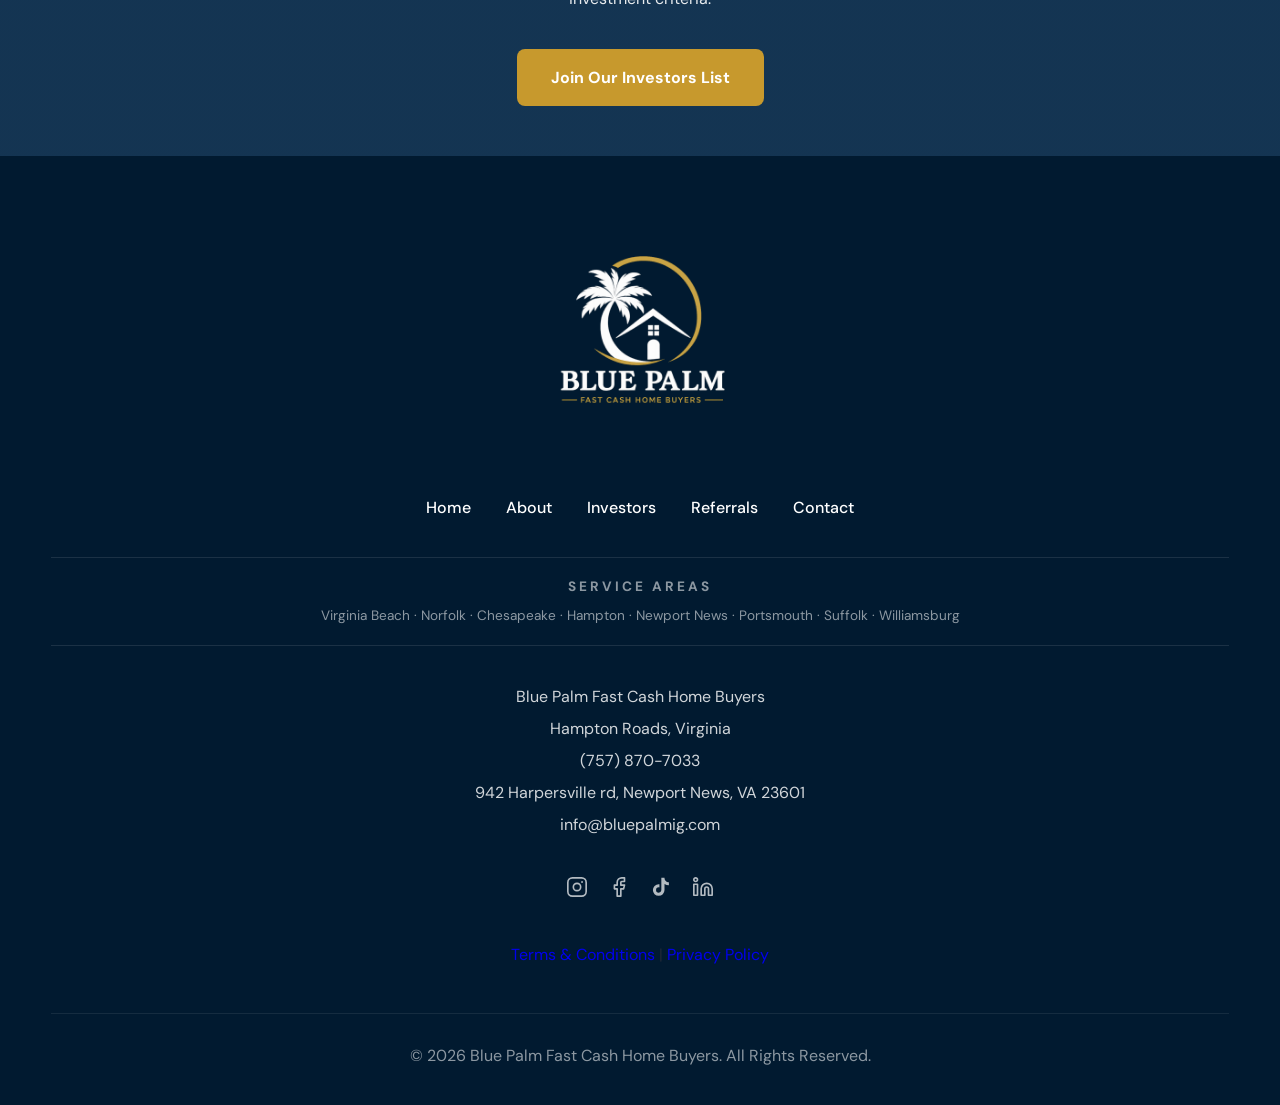
<file: buyers.html>
<!DOCTYPE html>
<html lang="en">

    <head>

    <meta charset="UTF-8">
    <meta name="viewport" content="width=device-width, initial-scale=1.0">

    <title>Blue Palm Investment Group | Sell Your House Fast in Virginia</title>

    <meta name="description"
        content="Sell your house fast in Virginia. No repairs, no commissions, no hidden fees. Receive a fair cash offer from Blue Palm Investment Group.">

    <link rel="preconnect" href="https://fonts.googleapis.com">
    <link rel="preconnect" href="https://fonts.gstatic.com" crossorigin>
    <link rel="preload" as="style" href="https://fonts.googleapis.com/css2?family=Playfair+Display:wght@600;700&family=DM+Sans:wght@300;400;500;700&display=swap">
    <link rel="stylesheet" href="https://fonts.googleapis.com/css2?family=Playfair+Display:wght@600;700&family=DM+Sans:wght@300;400;500;700&display=swap" media="print" onload="this.media='all'">
    <link rel="canonical" href="https://bluepalmig.com/buyers.html">
    <link rel="stylesheet" href="css/style.css">
    <link rel="stylesheet" href="css/responsive.css">

    <script type="text/javascript">
    (function(c,l,a,r,i,t,y){
        c[a]=c[a]||function(){(c[a].q=c[a].q||[]).push(arguments)};
        t=l.createElement(r);t.async=1;t.src="https://www.clarity.ms/tag/"+i;
        y=l.getElementsByTagName(r)[0];y.parentNode.insertBefore(t,y);
    })(window, document, "clarity", "script", "xpgfi951nm");
    </script>
    
    <!-- Google tag (gtag.js) -->
    <script async src="https://www.googletagmanager.com/gtag/js?id=G-DP2L8LZP22"></script>
    <script>
        window.dataLayer = window.dataLayer || [];
        function gtag(){dataLayer.push(arguments);}
        gtag('js', new Date());

        gtag('config', 'G-DP2L8LZP22');
    </script>

    </head>

    <body>

        
        <!-- HEADER / NAVBAR - INDEX -->
        

        <header class="header">

            <div class="container">

                <a href="index.html" class="logo">

                <img src="images/logov2-bpfchb.png" alt="Blue Palm Fast Cash Home Buyers" width="250" height="83">

                </a>

                <nav class="navbar">

                    <ul class="nav-links">

                        <li><a href="index.html">Home</a></li>
                        <li><a href="about.html">About</a></li>
                        <li><a href="buyers.html">Investors</a></li>
                        <li><a href="referrals.html">Referrals</a></li>
                        <li><a href="fqa.html">FAQ</a></li>
                        <li><a href="contact.html">Contact</a></li>

                    </ul>

                </nav>

                <a href="index.html#seller-form" class="btn-nav">

                    Get My Cash Offer

                </a>

                <div class="menu-toggle">

                    ☰

                </div>

            </div>

        </header>

        <!-- HERO - BUYERS -->

        <section class="buyers-hero">

            <div class="container buyers-hero-content">

                <div class="buyers-hero-text">

                    <span class="section-tag">

                        FOR INVESTORS

                    </span>

                    <h1>

                        Join Our Exclusive Investors List.

                    </h1>

                    <p>

                        We source off-market residential deals across Hampton Roads, Virginia
                        and connect them directly with cash buyers. No listings, no competition —
                        just real opportunities delivered straight to you.

                    </p>

                    <div class="hero-buttons">

                    <a href="#investor-form" class="btn-primary">
                            Join Our Investors List
                        </a>

                        <a href="#process"
                            class="btn-secondary">

                            Learn How It Works

                        </a>

                    </div>

                </div>

            </div>

        </section>


        <!-- WHY INVESTORS CHOOSE US -->

        <section class="buyers-benefits">

            <div class="container">

                <div class="section-heading">

                    <span>

                        WHY BLUE PALM

                    </span>

                    <h2>

                        Why Investors Work With Us

                    </h2>

                    <p>

                        We focus on building long-term relationships through
                        transparency, communication, and carefully evaluated
                        investment opportunities.

                    </p>

                </div>



                <div class="benefits-grid">

                    <div class="benefit-card">

                        <div class="benefit-icon">

                            ✓

                        </div>

                        <h3>

                            Off-Market Opportunities

                        </h3>

                        <p>

                            Gain access to investment opportunities that may not
                            be publicly available.

                        </p>

                    </div>



                    <div class="benefit-card">

                        <div class="benefit-icon">

                            ✓

                        </div>

                        <h3>

                            Local Market Knowledge

                        </h3>

                        <p>

                            We specialize in Hampton Roads and surrounding
                            Virginia markets.

                        </p>

                    </div>



                    <div class="benefit-card">

                        <div class="benefit-icon">

                            ✓

                        </div>

                        <h3>

                            Clear Communication

                        </h3>

                        <p>

                            We provide property information so you can evaluate
                            opportunities with confidence.

                        </p>

                    </div>

                </div>

            </div>

        </section>

        <!-- INVESTMENT PROCESS -->

        <section class="investment-process" id="process">

            <div class="container">

                <div class="section-heading">

                    <span>

                        SIMPLE PROCESS

                    </span>

                    <h2>

                        How It Works

                    </h2>

                    <p>

                        Joining our investors list is simple. Tell us what you're
                        looking for and we'll reach out when opportunities match
                        your investment goals.

                    </p>

                </div>

                <div class="process-grid">

                    <div class="process-step">

                        <div class="step-number">01</div>

                        <h3>

                            Join Our List

                        </h3>

                        <p>

                            Complete the investor registration form.

                        </p>

                    </div>

                    <div class="process-step">

                        <div class="step-number">02</div>

                        <h3>

                            Share Your Criteria

                        </h3>

                        <p>

                            Tell us what markets and property types interest you.

                        </p>

                    </div>

                    <div class="process-step">

                        <div class="step-number">03</div>

                        <h3>

                            Receive Opportunities

                        </h3>

                        <p>

                            We'll contact you when a property fits your criteria.

                        </p>

                    </div>

                </div>

            </div>

        </section>



            <!-- INVESTOR FORM -->

        <section class="buyer-form-section" id="investor-form">

            <div class="container">

                <div class="bp-wrap">

                    <div class="bp-logo-bar">

                        <img src="images/logov2-bpfchb.png" alt="Blue Palm Fast Cash Home Buyers" width="250" height="83">

                    </div>

                    <h2 class="bp-title">

                        Join Our Investor Network

                    </h2>

                    <p class="bp-sub">

                        Complete the form below and we'll contact you when opportunities become available.

                    </p>

                    <form action="https://formspree.io/f/maqgoeak"
                        method="POST">
                        <input type="text" name="_honey" style="display:none">

                        <div class="bp-section">

                            Contact Information

                        </div>

                        <div class="bp-group">

                            <label>

                                Full Name
                                <span class="req">*</span>

                            </label>

                            <input
                                type="text"
                                name="full_name"
                                placeholder="John Smith"
                                required>

                        </div>

                        <div class="bp-group">

                            <label>

                                Phone Number
                                <span class="req">*</span>

                            </label>

                            <input
                                type="tel"
                                name="phone"
                                placeholder="(757) 000-0000"
                                required>

                        </div>

                        <div class="bp-group">

                            <label>

                                Email Address
                                <span class="req">*</span>

                            </label>

                            <input
                                type="email"
                                name="email"
                                placeholder="you@email.com"
                                required>

                        </div>

                        <div class="bp-divider"></div>

                        <div class="bp-section">

                            Investment Criteria

                        </div>

                        <div class="bp-group">

                            <label>

                                How Many Properties Have You Invested In?

                            </label>

                            <select name="properties_invested">

                                <option value="">
                                    Select One
                                </option>

                                <option>
                                    0 - 5
                                </option>

                                <option>
                                    6 - 10
                                </option>

                                <option>
                                    10 or More
                                </option>

                            </select>

                        </div>

                        <div class="bp-group">

                            <label>

                                Preferred Markets

                            </label>

                            <input
                                type="text"
                                name="markets"
                                placeholder="Virginia Beach, Norfolk, Chesapeake">

                        </div>

                        <div class="bp-group">

                            <label>

                                Property Types

                            </label>

                            <input
                                type="text"
                                name="property_types"
                                placeholder="Single Family, Multifamily, Land">

                        </div>

                        <div class="bp-group">

                            <label>

                                Investment Strategy

                            </label>

                            <select name="strategy">

                                <option value="">
                                    Select One
                                </option>

                                <option>
                                    Buy & Hold
                                </option>

                                <option>
                                    Fix & Flip
                                </option>

                                <option>
                                    Rental Portfolio
                                </option>

                            </select>

                        </div>

                        <div class="bp-group">

                            <label>

                                Additional Information

                            </label>

                            <textarea
                                name="notes"
                                placeholder="Tell us what type of opportunities you're looking for..."></textarea>

                        </div>

                        <div class="bp-group">

                            <label class="checkbox-label">
                                <input type="checkbox" name="terms">
                                I agree to the <a href="terms.html" target="_blank" rel="noopener" style="color:#c7992d;">Terms & Conditions</a> and <a href="privacy-policy.html" target="_blank" rel="noopener" style="color:#c7992d;">Privacy Policy</a>.
                            </label>


                        </div>

                        <div class="bp-group">

                            <label class="checkbox-label">
                                <input type="checkbox" name="sms_transactional">
                                I agree to receive transactional or conversational communications from Blue Palm Fast Cash Home Buyers via text messages and phone calls related to my real estate inquiry, such as property details, responses, and appointment confirmations. Message frequency varies. Reply STOP to opt out. Reply HELP for help. Msg & data rates may apply. Your information is secure and will not be sold or shared with third parties or affiliates for promotional purposes.
                            </label>

                        </div>

                        <div class="bp-group">

                            <label class="checkbox-label">
                                <input type="checkbox" name="sms_marketing">
                                I agree to receive marketing communications from Blue Palm Fast Cash Home Buyers via text messages and phone calls including property offers, promotions, and other real estate-related marketing. Message frequency varies. Reply STOP to opt out. Reply HELP for help. Msg & data rates may apply. Your information is secure and will not be sold or shared with third parties or affiliates for promotional purposes.
                            </label>

                        </div>


                        <button
                            type="submit"
                            class="bp-btn">

                            Join Our Buyers List →

                        </button>

                        <p class="bp-note">

                            We respect your privacy and will only contact you regarding investment opportunities.

                        </p>

                    </form>

                </div>

            </div>

        </section>

        <!-- FAQ -->

        <section class="buyers-faq">

            <div class="container">

                <div class="section-title">

                    <span>

                        FREQUENTLY ASKED QUESTIONS

                    </span>

                    <h2>

                        Investor FAQs

                    </h2>

                </div>

                <div class="faq-list">

                    <details>

                        <summary>

                            Is there a cost to join the Investors List?

                        </summary>

                        <p>

                            No. Joining our Investors List is completely free.

                        </p>

                    </details>

                    <details>

                        <summary>

                            Which areas do you focus on?

                        </summary>

                        <p>

                            We primarily work throughout Hampton Roads and
                            surrounding Virginia markets.

                        </p>

                    </details>

                    <details>

                        <summary>

                            How will I receive opportunities?

                        </summary>

                        <p>

                            If a property matches your investment criteria,
                            we'll contact you directly.

                        </p>

                    </details>

                    <details>

                        <summary>

                            Do you work with new investors?

                        </summary>

                        <p>

                            Yes. Whether you're purchasing your first investment
                            property or growing your portfolio, we'd love to
                            connect.

                        </p>

                    </details>

                    <details>

                        <summary>

                            Are all properties listed publicly?

                        </summary>

                        <p>

                            No. Some opportunities may be shared directly with
                            investors on our Buyers List.

                        </p>

                    </details>

                </div>

            </div>

        </section>



        <!-- CTA -->

        <section class="buyers-cta">

            <div class="container">

                <h2>

                    Ready to Join Our Investors List?

                </h2>

                <p>

                    Complete the investor form today and we'll contact you when
                    opportunities match your investment criteria.

                </p>

                <a href="#investor-form" class="btn-primary">
                    Join Our Investors List
                </a>

            </div>

        </section>



          <!-- FOOTER -->

        <footer class="footer">

            <div class="container">

                <div class="footer-logo">

                    <img src="images/logohb.png" alt="Blue Palm Fast Cash Home Buyers" width="350" height="auto"
>

                </div>

                <div class="footer-links">

                    <a href="index.html">Home</a>
                    <a href="about.html">About</a>
                    <a href="buyers.html">Investors</a>
                    <a href="referrals.html">Referrals</a>
                    <a href="contact.html">Contact</a>

                </div>

                <div class="footer-areas">

                    <p class="footer-areas-title">Service Areas</p>

                    <p>Virginia Beach · Norfolk · Chesapeake · Hampton · Newport News · Portsmouth · Suffolk · Williamsburg</p>

                </div>

                <div class="footer-contact">

                    <p>Blue Palm Fast Cash Home Buyers</p>
                    <p>Hampton Roads, Virginia</p>
                    <p>(757) 870-7033</p>
                    <p>942 Harpersville rd, Newport News, VA 23601</p>
                    <p>info@bluepalmig.com</p>

                </div>

                <div class="footer-social">

                    <!-- Instagram -->
                    <a href="https://www.instagram.com/bluepalmig/" target="_blank" aria-label="Instagram">
                        <svg xmlns="http://www.w3.org/2000/svg" width="22" height="22" viewBox="0 0 24 24" fill="none" stroke="white" stroke-width="1.8" stroke-linecap="round" stroke-linejoin="round">
                            <rect x="2" y="2" width="20" height="20" rx="5" ry="5"/>
                            <circle cx="12" cy="12" r="4"/>
                            <circle cx="17.5" cy="6.5" r="1" fill="white" stroke="none"/>
                        </svg>
                    </a>

                    <!-- Facebook -->
                    <a href="https://www.facebook.com/p/Blue-Palm-Investment-Group-LLC-61579224363152/" target="_blank" aria-label="Facebook">
                        <svg xmlns="http://www.w3.org/2000/svg" width="22" height="22" viewBox="0 0 24 24" fill="none" stroke="white" stroke-width="1.8" stroke-linecap="round" stroke-linejoin="round">
                            <path d="M18 2h-3a5 5 0 0 0-5 5v3H7v4h3v8h4v-8h3l1-4h-4V7a1 1 0 0 1 1-1h3z"/>
                        </svg>
                    </a>

                    <!-- TikTok -->
                    <a href="https://www.tiktok.com/@bluepalmig" target="_blank" aria-label="TikTok">
                        <svg xmlns="http://www.w3.org/2000/svg" width="22" height="22" viewBox="0 0 24 24" fill="white">
                            <path d="M19.59 6.69a4.83 4.83 0 0 1-3.77-4.25V2h-3.45v13.67a2.89 2.89 0 0 1-2.88 2.5 2.89 2.89 0 0 1-2.89-2.89 2.89 2.89 0 0 1 2.89-2.89c.28 0 .54.04.79.1V9.01a6.33 6.33 0 0 0-.79-.05 6.34 6.34 0 0 0-6.34 6.34 6.34 6.34 0 0 0 6.34 6.34 6.34 6.34 0 0 0 6.33-6.34V8.69a8.18 8.18 0 0 0 4.78 1.52V6.76a4.85 4.85 0 0 1-1.01-.07z"/>
                        </svg>
                    </a>

                    <!-- LinkedIn -->
                    <a href="https://www.linkedin.com/company/blue-palm-invesment-group/" target="_blank" aria-label="LinkedIn">
                        <svg xmlns="http://www.w3.org/2000/svg" width="22" height="22" viewBox="0 0 24 24" fill="none" stroke="white" stroke-width="1.8" stroke-linecap="round" stroke-linejoin="round">
                            <path d="M16 8a6 6 0 0 1 6 6v7h-4v-7a2 2 0 0 0-2-2 2 2 0 0 0-2 2v7h-4v-7a6 6 0 0 1 6-6z"/>
                            <rect x="2" y="9" width="4" height="12"/>
                            <circle cx="4" cy="4" r="2"/>
                        </svg>
                    </a>

                </div>

                <div class="footer-legal">

                    <a href="terms.html">Terms & Conditions</a>
                    <span>|</span>
                    <a href="privacy-policy.html">Privacy Policy</a>

                </div>

                <div class="footer-copy">

                    © 2026 Blue Palm Fast Cash Home Buyers.
                    All Rights Reserved.

                </div>

            </div>

            

        </footer>

        </main>


        <script src="js/main.js"></script>


    </body>

</html>
</file>
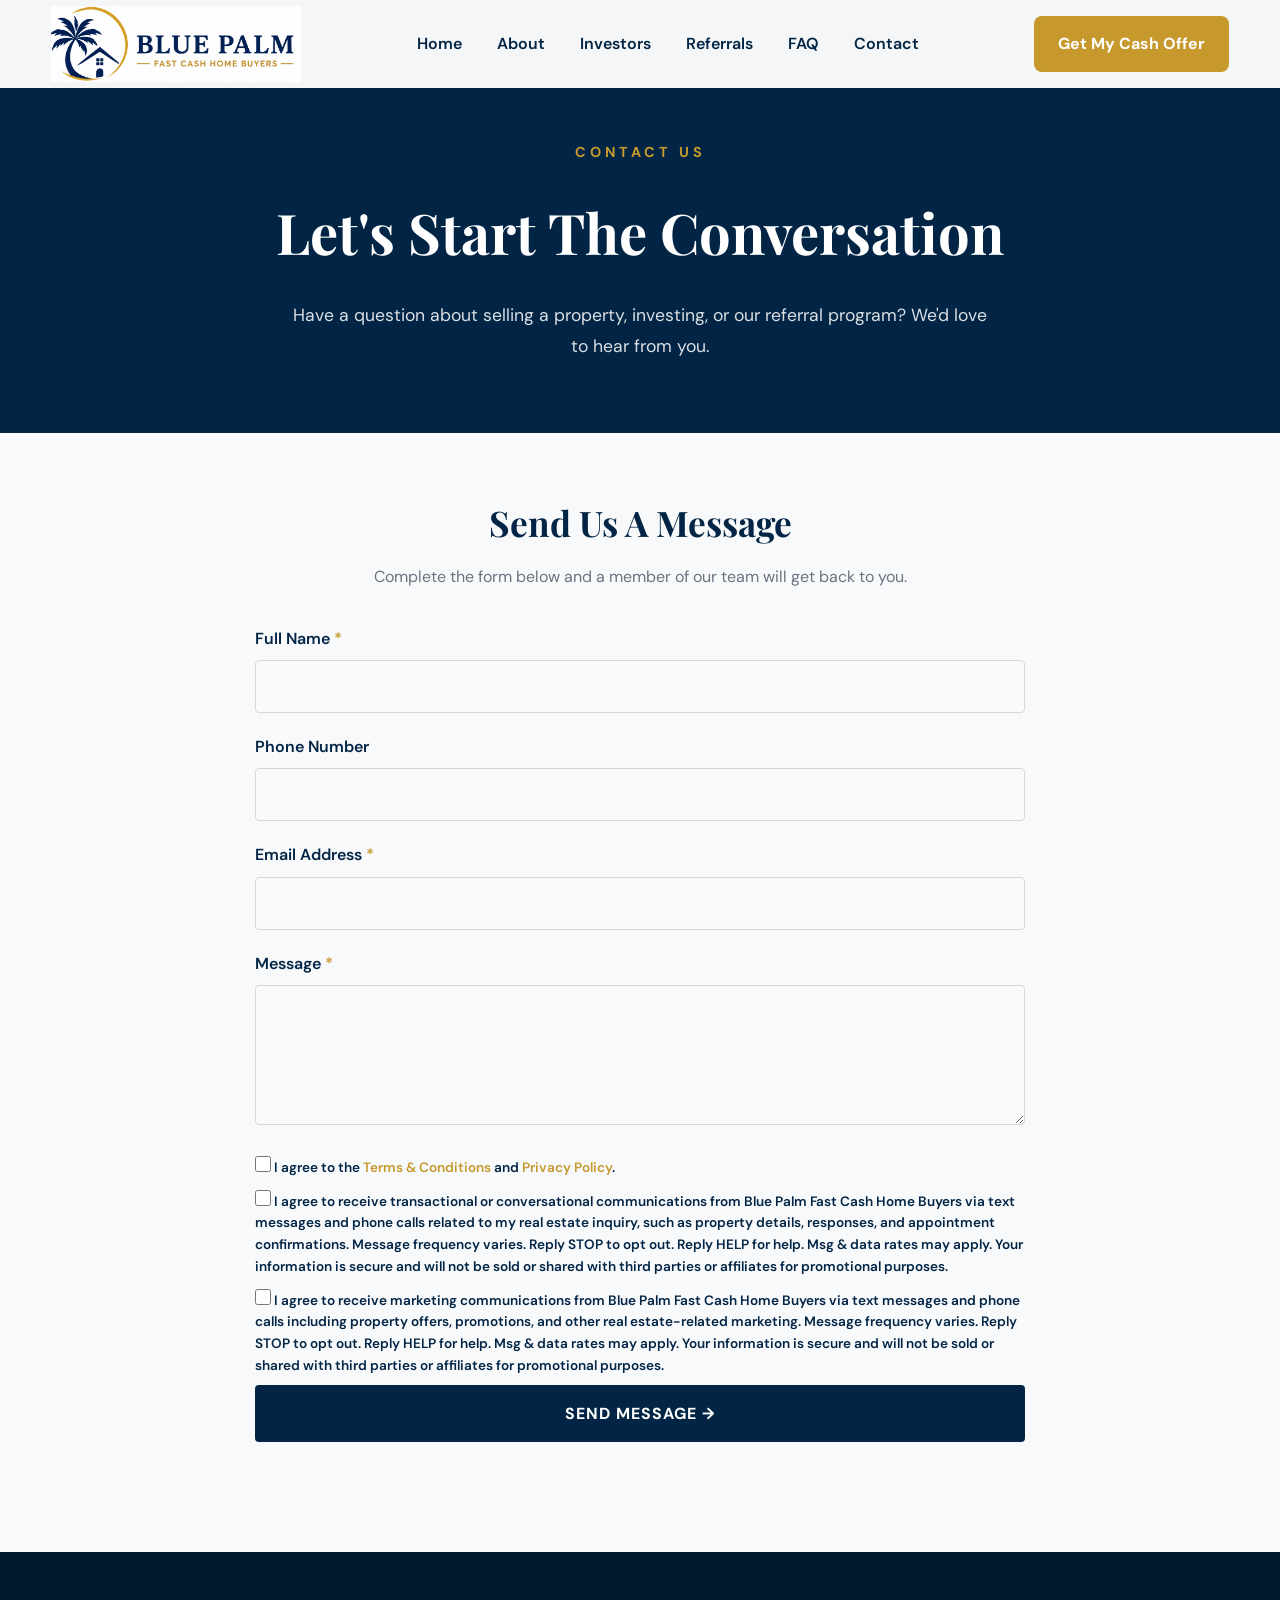
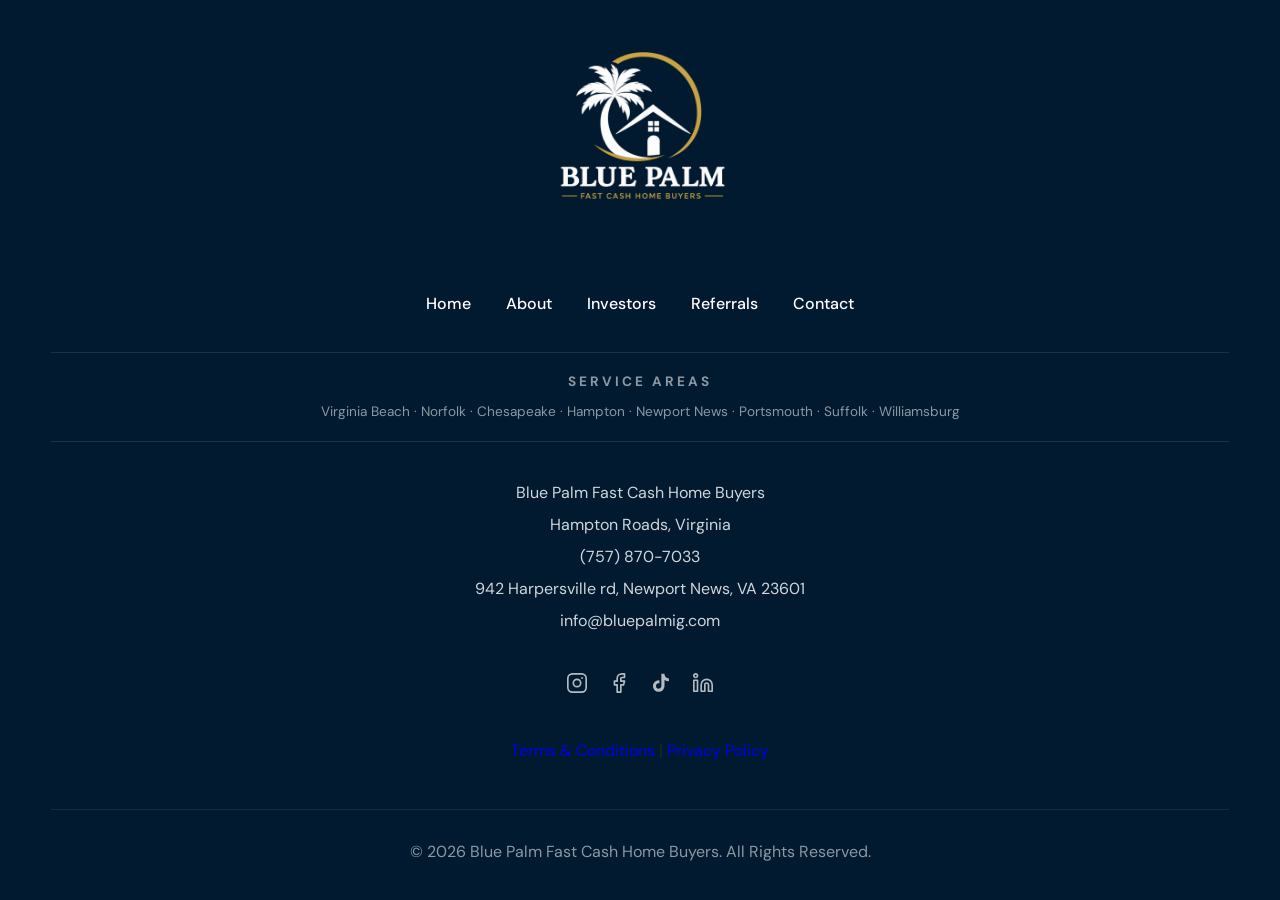
<file: contact.html>
<!DOCTYPE html>
<html lang="en">

    <head>

    <meta charset="UTF-8">
    <meta name="viewport" content="width=device-width, initial-scale=1.0">

    <title>Blue Palm Investment Group | Sell Your House Fast in Virginia</title>

    <meta name="description"
        content="Sell your house fast in Virginia. No repairs, no commissions, no hidden fees. Receive a fair cash offer from Blue Palm Investment Group.">

    <link rel="preconnect" href="https://fonts.googleapis.com">
    <link rel="preconnect" href="https://fonts.gstatic.com" crossorigin>
    <link rel="preload" as="style" href="https://fonts.googleapis.com/css2?family=Playfair+Display:wght@600;700&family=DM+Sans:wght@300;400;500;700&display=swap">
    <link rel="stylesheet" href="https://fonts.googleapis.com/css2?family=Playfair+Display:wght@600;700&family=DM+Sans:wght@300;400;500;700&display=swap" media="print" onload="this.media='all'">
    <link rel="canonical" href="https://bluepalmig.com/contact.html">
    <link rel="stylesheet" href="css/style.css">
    <link rel="stylesheet" href="css/responsive.css">

    <script type="text/javascript">
    (function(c,l,a,r,i,t,y){
        c[a]=c[a]||function(){(c[a].q=c[a].q||[]).push(arguments)};
        t=l.createElement(r);t.async=1;t.src="https://www.clarity.ms/tag/"+i;
        y=l.getElementsByTagName(r)[0];y.parentNode.insertBefore(t,y);
    })(window, document, "clarity", "script", "xpgfi951nm");
    </script>
    
    <!-- Google tag (gtag.js) -->
    <script async src="https://www.googletagmanager.com/gtag/js?id=G-DP2L8LZP22"></script>
    <script>
        window.dataLayer = window.dataLayer || [];
        function gtag(){dataLayer.push(arguments);}
        gtag('js', new Date());

        gtag('config', 'G-DP2L8LZP22');
    </script>

    </head>

    <body>

        
        <!-- HEADER / NAVBAR - INDEX -->
        

        <header class="header">

            <div class="container">

                <a href="index.html" class="logo">

                    <img src="images/logov2-bpfchb.png" alt="Blue Palm Fast Cash Home Buyers" width="250" height="83">

                </a>

                <nav class="navbar">

                    <ul class="nav-links">

                        <li><a href="index.html">Home</a></li>
                        <li><a href="about.html">About</a></li>
                        <li><a href="buyers.html">Investors</a></li>
                        <li><a href="referrals.html">Referrals</a></li>
                        <li><a href="fqa.html">FAQ</a></li>
                        <li><a href="contact.html">Contact</a></li>

                    </ul>

                </nav>

                <a href="index.html#seller-form" class="btn-nav">

                    Get My Cash Offer

                </a>

                <div class="menu-toggle">

                    ☰

                </div>

            </div>

        </header>


        <!-- CONTACT HERO -->

        <section class="contact-hero">

            <div class="container">

                <span class="section-tag">

                    CONTACT US

                </span>

                <h1>

                    Let's Start The Conversation

                </h1>

                <p>

                    Have a question about selling a property, investing,
                    or our referral program? We'd love to hear from you.

                </p>

            </div>

        </section>


        <!-- CONTACT FORM -->

        <section class="contact-form-section">

            <div class="container">

                <div class="bp-wrap">


                    <h2 class="bp-title">

                        Send Us A Message

                    </h2>

                    <p class="bp-sub">

                        Complete the form below and a member of our team will get back to you.

                    </p>

                    <form action="https://formspree.io/f/xzdlrekz"
                        method="POST">
                        <input type="text" name="_honey" style="display:none">

                        <div class="bp-group">

                            <label>

                                Full Name
                                <span class="req">*</span>

                            </label>

                            <input
                                type="text"
                                name="full_name"
                                required>

                        </div>

                        <div class="bp-group">

                            <label>

                                Phone Number

                            </label>

                            <input
                                type="tel"
                                name="phone">

                        </div>

                        <div class="bp-group">

                            <label>

                                Email Address
                                <span class="req">*</span>

                            </label>

                            <input
                                type="email"
                                name="email"
                                required>

                        </div>

                        <div class="bp-group">

                            <label>

                                Message
                                <span class="req">*</span>

                            </label>

                            <textarea
                                name="message"
                                required></textarea>

                        </div>

                        <div class="bp-group">

                            <label class="checkbox-label">
                                <input type="checkbox" name="terms">
                                I agree to the <a href="terms.html" target="_blank" rel="noopener" style="color:#c7992d;">Terms & Conditions</a> and <a href="privacy-policy.html" target="_blank" rel="noopener" style="color:#c7992d;">Privacy Policy</a>.
                            </label>

                        </div>

                        <div class="bp-group">

                            <label class="checkbox-label">
                                <input type="checkbox" name="sms_transactional">
                                I agree to receive transactional or conversational communications from Blue Palm Fast Cash Home Buyers via text messages and phone calls related to my real estate inquiry, such as property details, responses, and appointment confirmations. Message frequency varies. Reply STOP to opt out. Reply HELP for help. Msg & data rates may apply. Your information is secure and will not be sold or shared with third parties or affiliates for promotional purposes.
                            </label>

                        </div>

                        <div class="bp-group">

                            <label class="checkbox-label">
                                <input type="checkbox" name="sms_marketing">
                                I agree to receive marketing communications from Blue Palm Fast Cash Home Buyers via text messages and phone calls including property offers, promotions, and other real estate-related marketing. Message frequency varies. Reply STOP to opt out. Reply HELP for help. Msg & data rates may apply. Your information is secure and will not be sold or shared with third parties or affiliates for promotional purposes.
                            </label>

                        </div>


                        <button
                            type="submit"
                            class="bp-btn">

                            Send Message →

                        </button>

                    </form>

                </div>

            </div>

        </section>


        <!-- FOOTER -->

        <footer class="footer">

            <div class="container">

                <div class="footer-logo">

                    <img src="images/logohb.png" alt="Blue Palm Fast Cash Home Buyers" width="350" height="auto"
>

                </div>

                <div class="footer-links">

                    <a href="index.html">Home</a>
                    <a href="about.html">About</a>
                    <a href="buyers.html">Investors</a>
                    <a href="referrals.html">Referrals</a>
                    <a href="contact.html">Contact</a>

                </div>

                <div class="footer-areas">

                    <p class="footer-areas-title">Service Areas</p>

                    <p>Virginia Beach · Norfolk · Chesapeake · Hampton · Newport News · Portsmouth · Suffolk · Williamsburg</p>

                </div>

                <div class="footer-contact">

                    <p>Blue Palm Fast Cash Home Buyers</p>
                    <p>Hampton Roads, Virginia</p>
                    <p>(757) 870-7033</p>
                    <p>942 Harpersville rd, Newport News, VA 23601</p>
                    <p>info@bluepalmig.com</p>

                </div>

                <div class="footer-social">

                    <!-- Instagram -->
                    <a href="https://www.instagram.com/bluepalmig/" target="_blank" aria-label="Instagram">
                        <svg xmlns="http://www.w3.org/2000/svg" width="22" height="22" viewBox="0 0 24 24" fill="none" stroke="white" stroke-width="1.8" stroke-linecap="round" stroke-linejoin="round">
                            <rect x="2" y="2" width="20" height="20" rx="5" ry="5"/>
                            <circle cx="12" cy="12" r="4"/>
                            <circle cx="17.5" cy="6.5" r="1" fill="white" stroke="none"/>
                        </svg>
                    </a>

                    <!-- Facebook -->
                    <a href="https://www.facebook.com/p/Blue-Palm-Investment-Group-LLC-61579224363152/" target="_blank" aria-label="Facebook">
                        <svg xmlns="http://www.w3.org/2000/svg" width="22" height="22" viewBox="0 0 24 24" fill="none" stroke="white" stroke-width="1.8" stroke-linecap="round" stroke-linejoin="round">
                            <path d="M18 2h-3a5 5 0 0 0-5 5v3H7v4h3v8h4v-8h3l1-4h-4V7a1 1 0 0 1 1-1h3z"/>
                        </svg>
                    </a>

                    <!-- TikTok -->
                    <a href="https://www.tiktok.com/@bluepalmig" target="_blank" aria-label="TikTok">
                        <svg xmlns="http://www.w3.org/2000/svg" width="22" height="22" viewBox="0 0 24 24" fill="white">
                            <path d="M19.59 6.69a4.83 4.83 0 0 1-3.77-4.25V2h-3.45v13.67a2.89 2.89 0 0 1-2.88 2.5 2.89 2.89 0 0 1-2.89-2.89 2.89 2.89 0 0 1 2.89-2.89c.28 0 .54.04.79.1V9.01a6.33 6.33 0 0 0-.79-.05 6.34 6.34 0 0 0-6.34 6.34 6.34 6.34 0 0 0 6.34 6.34 6.34 6.34 0 0 0 6.33-6.34V8.69a8.18 8.18 0 0 0 4.78 1.52V6.76a4.85 4.85 0 0 1-1.01-.07z"/>
                        </svg>
                    </a>

                    <!-- LinkedIn -->
                    <a href="https://www.linkedin.com/company/blue-palm-invesment-group/" target="_blank" aria-label="LinkedIn">
                        <svg xmlns="http://www.w3.org/2000/svg" width="22" height="22" viewBox="0 0 24 24" fill="none" stroke="white" stroke-width="1.8" stroke-linecap="round" stroke-linejoin="round">
                            <path d="M16 8a6 6 0 0 1 6 6v7h-4v-7a2 2 0 0 0-2-2 2 2 0 0 0-2 2v7h-4v-7a6 6 0 0 1 6-6z"/>
                            <rect x="2" y="9" width="4" height="12"/>
                            <circle cx="4" cy="4" r="2"/>
                        </svg>
                    </a>

                </div>

                <div class="footer-legal">

                    <a href="terms.html">Terms & Conditions</a>
                    <span>|</span>
                    <a href="privacy-policy.html">Privacy Policy</a>

                </div>

                <div class="footer-copy">

                    © 2026 Blue Palm Fast Cash Home Buyers.
                    All Rights Reserved.

                </div>

            </div>

            

        </footer>

        


        <script src="js/main.js"></script>


    </body>

</html>
</file>
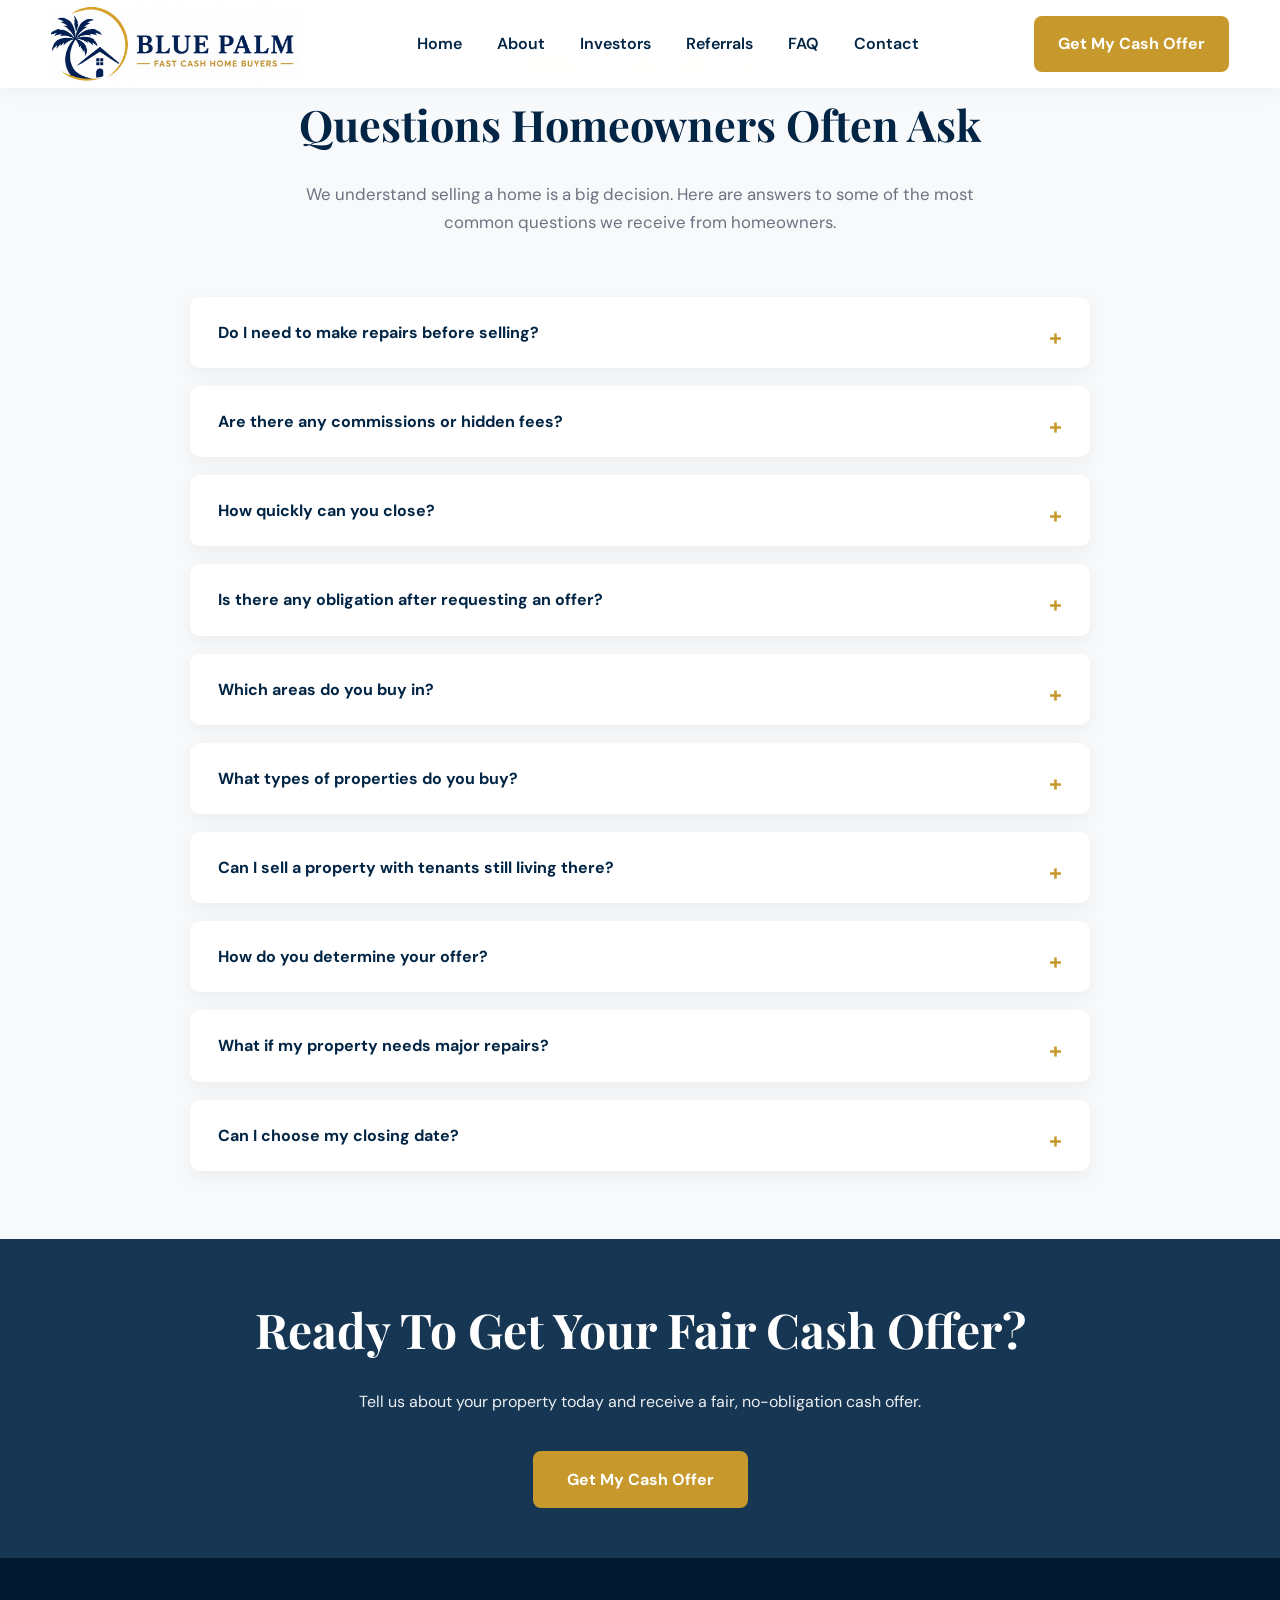
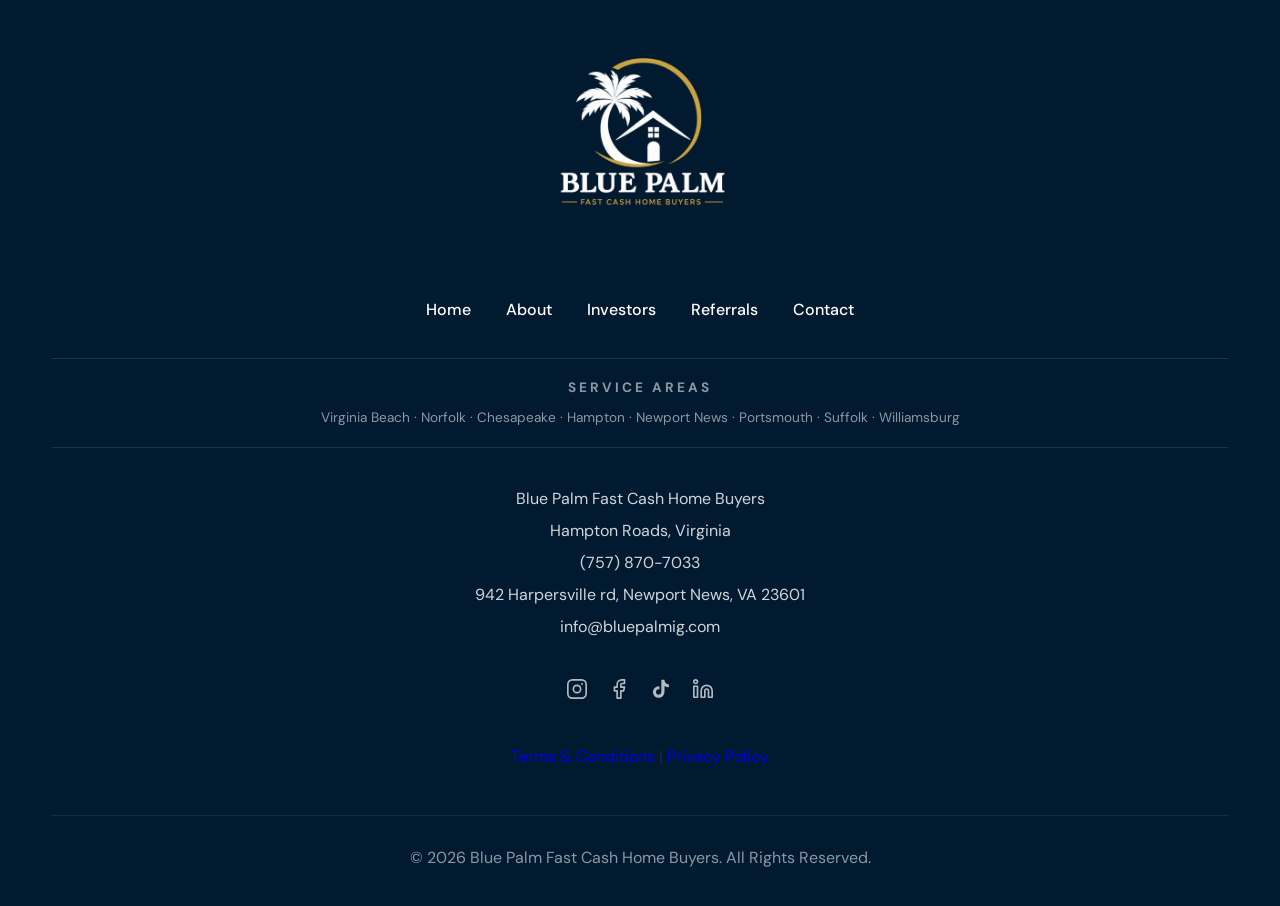
<file: fqa.html>
<!DOCTYPE html>
<html lang="en">

    <head>

    <meta charset="UTF-8">
    <meta name="viewport" content="width=device-width, initial-scale=1.0">

    <title>Blue Palm Investment Group | Sell Your House Fast in Virginia</title>

    <meta name="description"
        content="Sell your house fast in Virginia. No repairs, no commissions, no hidden fees. Receive a fair cash offer from Blue Palm Investment Group.">

    <link rel="preconnect" href="https://fonts.googleapis.com">
    <link rel="preconnect" href="https://fonts.gstatic.com" crossorigin>
    <link rel="preload" as="style" href="https://fonts.googleapis.com/css2?family=Playfair+Display:wght@600;700&family=DM+Sans:wght@300;400;500;700&display=swap">
    <link rel="stylesheet" href="https://fonts.googleapis.com/css2?family=Playfair+Display:wght@600;700&family=DM+Sans:wght@300;400;500;700&display=swap" media="print" onload="this.media='all'">
    <link rel="canonical" href="https://bluepalmig.com/fqa.html">
    <link rel="stylesheet" href="css/style.css">
    <link rel="stylesheet" href="css/responsive.css">

    <script type="text/javascript">
    (function(c,l,a,r,i,t,y){
        c[a]=c[a]||function(){(c[a].q=c[a].q||[]).push(arguments)};
        t=l.createElement(r);t.async=1;t.src="https://www.clarity.ms/tag/"+i;
        y=l.getElementsByTagName(r)[0];y.parentNode.insertBefore(t,y);
    })(window, document, "clarity", "script", "xpgfi951nm");
    </script>
    
    <!-- Google tag (gtag.js) -->
    <script async src="https://www.googletagmanager.com/gtag/js?id=G-DP2L8LZP22"></script>
    <script>
        window.dataLayer = window.dataLayer || [];
        function gtag(){dataLayer.push(arguments);}
        gtag('js', new Date());

        gtag('config', 'G-DP2L8LZP22');
    </script>

    </head>

    <body>

        
        <!-- HEADER / NAVBAR - INDEX -->
        

        <header class="header">

            <div class="container">

                <a href="index.html" class="logo">

                    <img src="images/logov2-bpfchb.png" alt="Blue Palm Fast Cash Home Buyers" width="250" height="83">

                </a>

                <nav class="navbar">

                    <ul class="nav-links">

                        <li><a href="index.html">Home</a></li>
                        <li><a href="about.html">About</a></li>
                        <li><a href="buyers.html">Investors</a></li>
                        <li><a href="referrals.html">Referrals</a></li>
                        <li><a href="fqa.html">FAQ</a></li>
                        <li><a href="contact.html">Contact</a></li>

                    </ul>

                </nav>

                <a href="index.html#seller-form" class="btn-nav">

                    Get My Cash Offer

                </a>

                <div class="menu-toggle">

                    ☰

                </div>

            </div>

        </header>
            
            <!-- FAQ -->

            <section class="faq">

                <div class="container">

                    <div class="section-title">

                        <span>

                            FREQUENTLY ASKED QUESTIONS

                        </span>

                        <h2>

                            Questions Homeowners Often Ask

                        </h2>

                        <p>

                            We understand selling a home is a big decision. Here are answers to some of the most common questions we receive from homeowners.

                        </p>

                    </div>

                    <div class="faq-list">

                        <details>

                            <summary>

                                Do I need to make repairs before selling?

                            </summary>

                            <p>

                                No. We purchase properties as-is, so there is no need to spend time or money on repairs before selling.

                            </p>

                        </details>

                        <details>

                            <summary>

                                Are there any commissions or hidden fees?

                            </summary>

                            <p>

                                No. We do not charge realtor commissions and there are no hidden fees.

                            </p>

                        </details>

                        <details>

                            <summary>

                                How quickly can you close?

                            </summary>

                            <p>

                                Every situation is different. Typical closings can be completed in 14 days. Some have been a soon as 7 days. Pleas note that if you have you have liens or have a house going through probate, this process can take longer.

                            </p>

                        </details>

                        <details>

                            <summary>

                                Is there any obligation after requesting an offer?

                            </summary>

                            <p>

                                No. Requesting an offer is completely free and there is never any obligation to accept.

                            </p>

                        </details>

                        <details>

                            <summary>

                                Which areas do you buy in?

                            </summary>

                            <p>

                                We work with homeowners throughout Virginia and surrounding communities.

                            </p>

                        </details>

                        <details>

                            <summary>

                                What types of properties do you buy?

                            </summary>

                            <p>

                                We consider a variety of residential properties including single-family homes, townhomes, inherited properties, rental properties, and homes needing repairs.

                            </p>

                        </details>

                        <details>

                            <summary>

                                Can I sell a property with tenants still living there?

                            </summary>

                            <p>

                                In many cases, yes. Contact us to discuss your specific situation and we'll review available options.

                            </p>

                        </details>

                        <details>

                            <summary>

                                How do you determine your offer?

                            </summary>

                            <p>

                                Our offer is based on several factors including property condition, location, market conditions, and any repairs that may be needed.

                            </p>

                        </details>

                        <details>

                            <summary>

                                What if my property needs major repairs?

                            </summary>

                            <p>

                                That's okay. We frequently work with properties that need repairs, updates, or extensive renovations.

                            </p>

                        </details>

                        <details>

                            <summary>

                                Can I choose my closing date?

                            </summary>

                            <p>

                                Closing date are determined by the title company and if there are any liens on the title typical closing are 14 days but if you need more time, that is not a problem.
                            </p>

                        </details>

                    </div>

                </div>

            </section>



            
            <!-- FINAL CTA -->
            

            <section class="final-cta">

                <div class="container">

                    <h2>

                        Ready To Get Your Fair Cash Offer?

                    </h2>

                    <p>

                        Tell us about your property today and receive a fair,
                        no-obligation cash offer.

                    </p>

                    <a href="index.html" class="btn-primary">

                        Get My Cash Offer

                    </a>

                </div>

            </section>

        </main>



        
        <!-- FOOTER -->

        <footer class="footer">

            <div class="container">

                <div class="footer-logo">

                    <img src="images/logohb.png" alt="Blue Palm Fast Cash Home Buyers" width="350" height="auto"
>

                </div>

                <div class="footer-links">

                    <a href="index.html">Home</a>
                    <a href="about.html">About</a>
                    <a href="buyers.html">Investors</a>
                    <a href="referrals.html">Referrals</a>
                    <a href="contact.html">Contact</a>

                </div>

                <div class="footer-areas">

                    <p class="footer-areas-title">Service Areas</p>

                    <p>Virginia Beach · Norfolk · Chesapeake · Hampton · Newport News · Portsmouth · Suffolk · Williamsburg</p>

                </div>

                <div class="footer-contact">

                    <p>Blue Palm Fast Cash Home Buyers</p>
                    <p>Hampton Roads, Virginia</p>
                    <p>(757) 870-7033</p>
                    <p>942 Harpersville rd, Newport News, VA 23601</p>
                    <p>info@bluepalmig.com</p>

                </div>

                <div class="footer-social">

                    <!-- Instagram -->
                    <a href="https://www.instagram.com/bluepalmig/" target="_blank" aria-label="Instagram">
                        <svg xmlns="http://www.w3.org/2000/svg" width="22" height="22" viewBox="0 0 24 24" fill="none" stroke="white" stroke-width="1.8" stroke-linecap="round" stroke-linejoin="round">
                            <rect x="2" y="2" width="20" height="20" rx="5" ry="5"/>
                            <circle cx="12" cy="12" r="4"/>
                            <circle cx="17.5" cy="6.5" r="1" fill="white" stroke="none"/>
                        </svg>
                    </a>

                    <!-- Facebook -->
                    <a href="https://www.facebook.com/p/Blue-Palm-Investment-Group-LLC-61579224363152/" target="_blank" aria-label="Facebook">
                        <svg xmlns="http://www.w3.org/2000/svg" width="22" height="22" viewBox="0 0 24 24" fill="none" stroke="white" stroke-width="1.8" stroke-linecap="round" stroke-linejoin="round">
                            <path d="M18 2h-3a5 5 0 0 0-5 5v3H7v4h3v8h4v-8h3l1-4h-4V7a1 1 0 0 1 1-1h3z"/>
                        </svg>
                    </a>

                    <!-- TikTok -->
                    <a href="https://www.tiktok.com/@bluepalmig" target="_blank" aria-label="TikTok">
                        <svg xmlns="http://www.w3.org/2000/svg" width="22" height="22" viewBox="0 0 24 24" fill="white">
                            <path d="M19.59 6.69a4.83 4.83 0 0 1-3.77-4.25V2h-3.45v13.67a2.89 2.89 0 0 1-2.88 2.5 2.89 2.89 0 0 1-2.89-2.89 2.89 2.89 0 0 1 2.89-2.89c.28 0 .54.04.79.1V9.01a6.33 6.33 0 0 0-.79-.05 6.34 6.34 0 0 0-6.34 6.34 6.34 6.34 0 0 0 6.34 6.34 6.34 6.34 0 0 0 6.33-6.34V8.69a8.18 8.18 0 0 0 4.78 1.52V6.76a4.85 4.85 0 0 1-1.01-.07z"/>
                        </svg>
                    </a>

                    <!-- LinkedIn -->
                    <a href="https://www.linkedin.com/company/blue-palm-invesment-group/" target="_blank" aria-label="LinkedIn">
                        <svg xmlns="http://www.w3.org/2000/svg" width="22" height="22" viewBox="0 0 24 24" fill="none" stroke="white" stroke-width="1.8" stroke-linecap="round" stroke-linejoin="round">
                            <path d="M16 8a6 6 0 0 1 6 6v7h-4v-7a2 2 0 0 0-2-2 2 2 0 0 0-2 2v7h-4v-7a6 6 0 0 1 6-6z"/>
                            <rect x="2" y="9" width="4" height="12"/>
                            <circle cx="4" cy="4" r="2"/>
                        </svg>
                    </a>

                </div>

                <div class="footer-legal">

                    <a href="terms.html">Terms & Conditions</a>
                    <span>|</span>
                    <a href="privacy-policy.html">Privacy Policy</a>

                </div>

                <div class="footer-copy">

                    © 2026 Blue Palm Fast Cash Home Buyers.
                    All Rights Reserved.

                </div>

            </div>

            

        </footer>

        <script src="js/main.js"></script>

    </body>

</html>
</file>
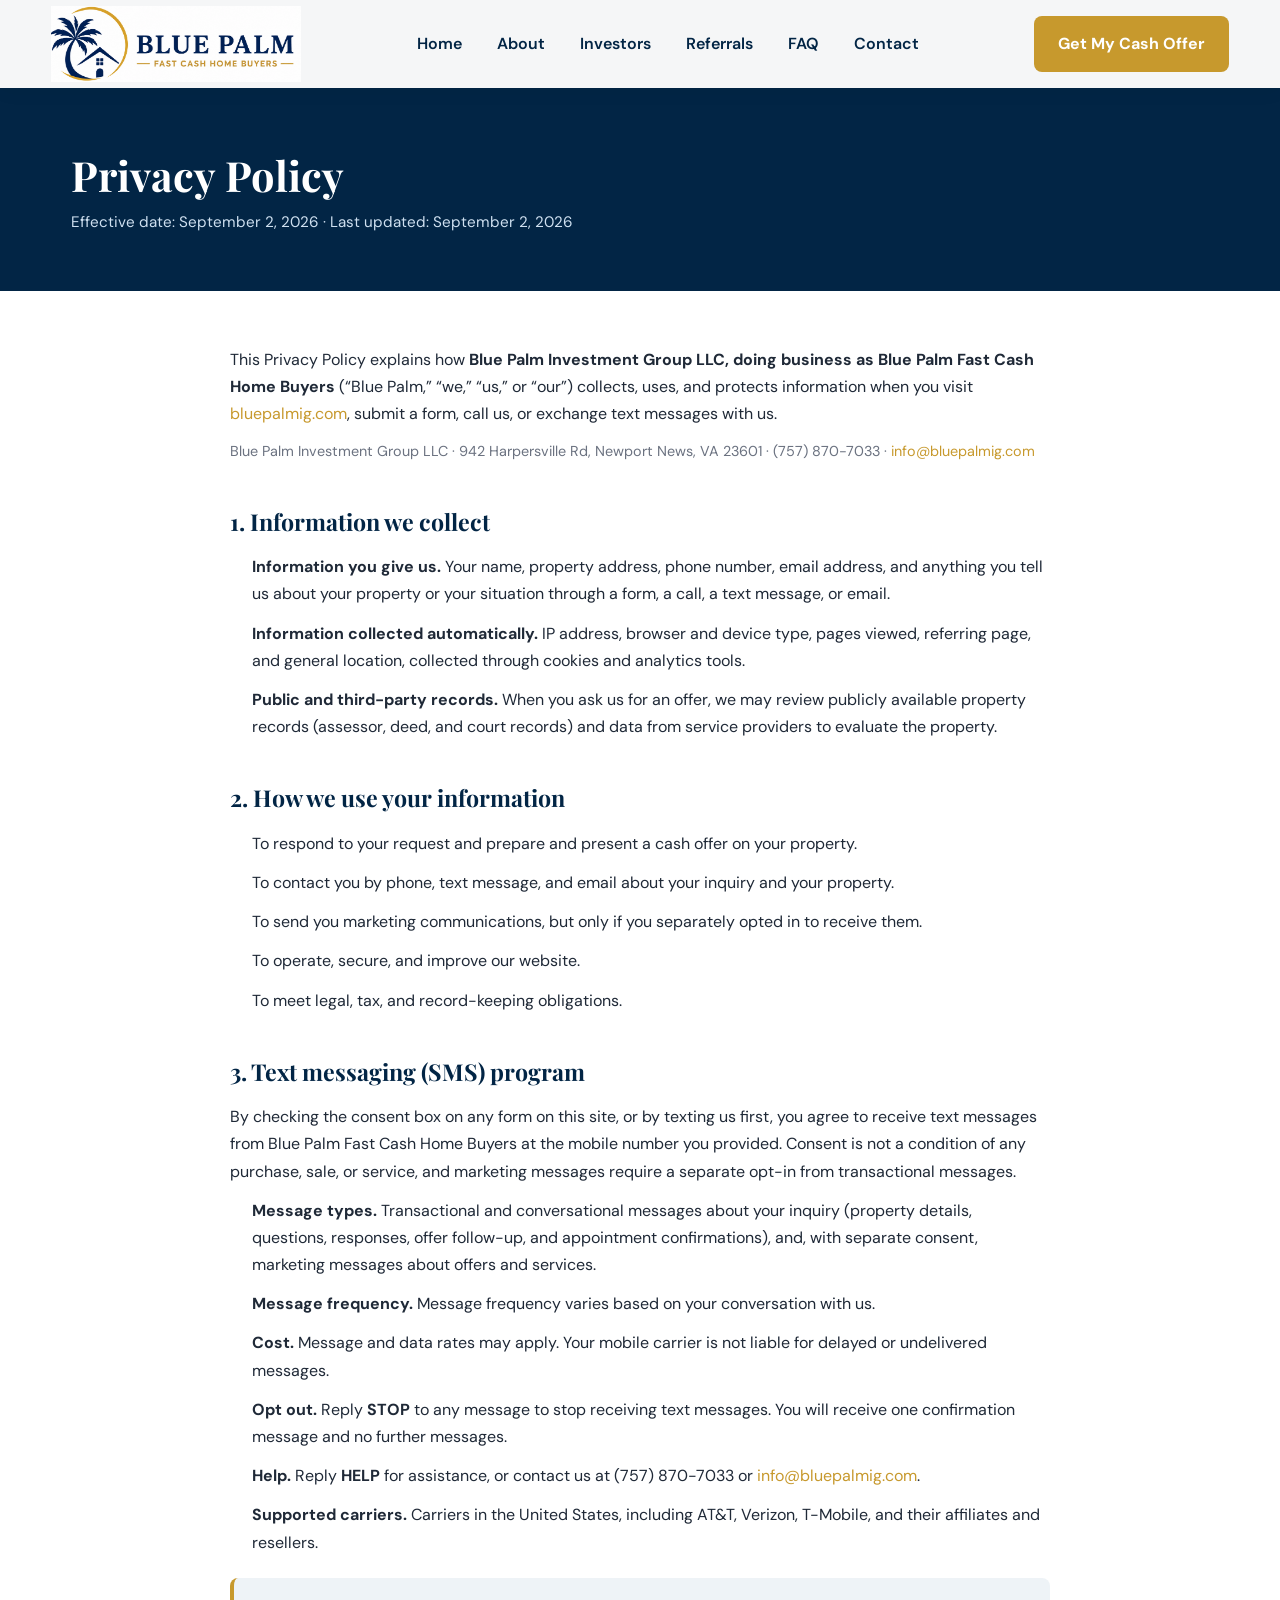
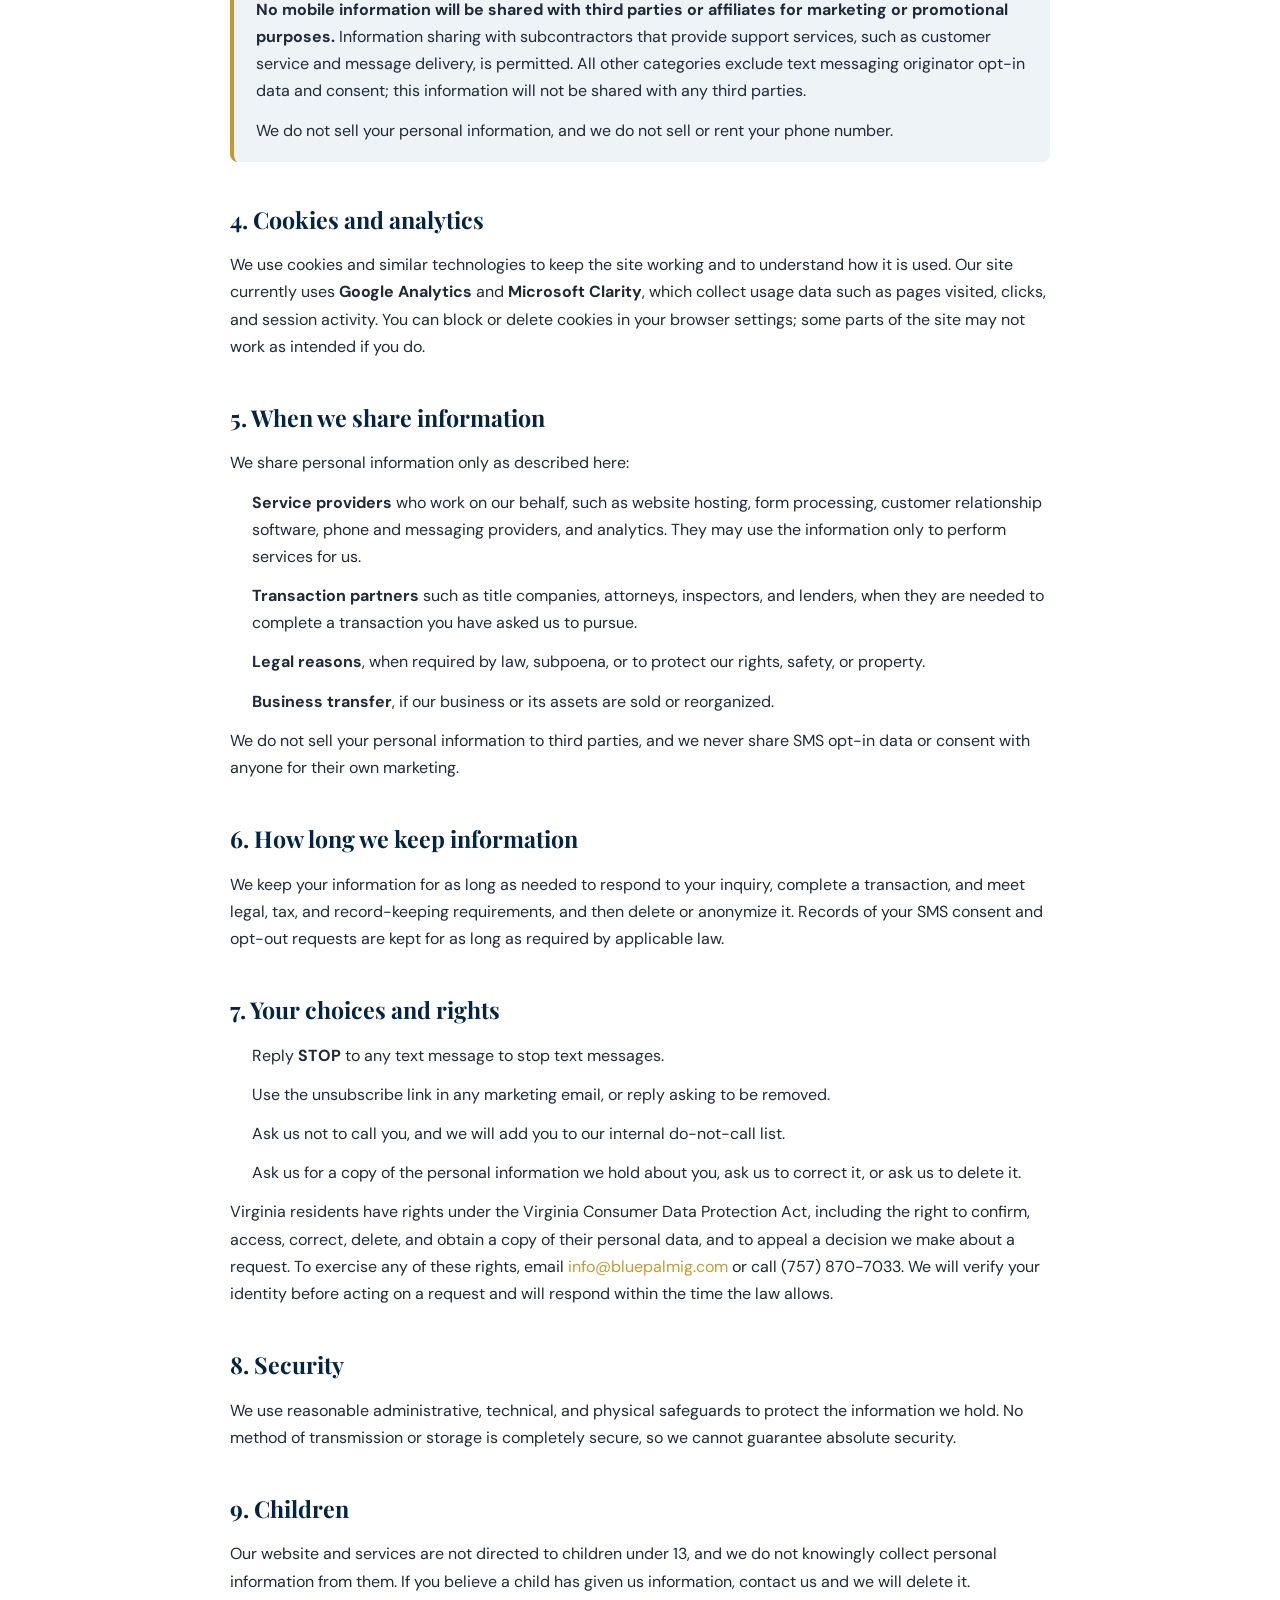
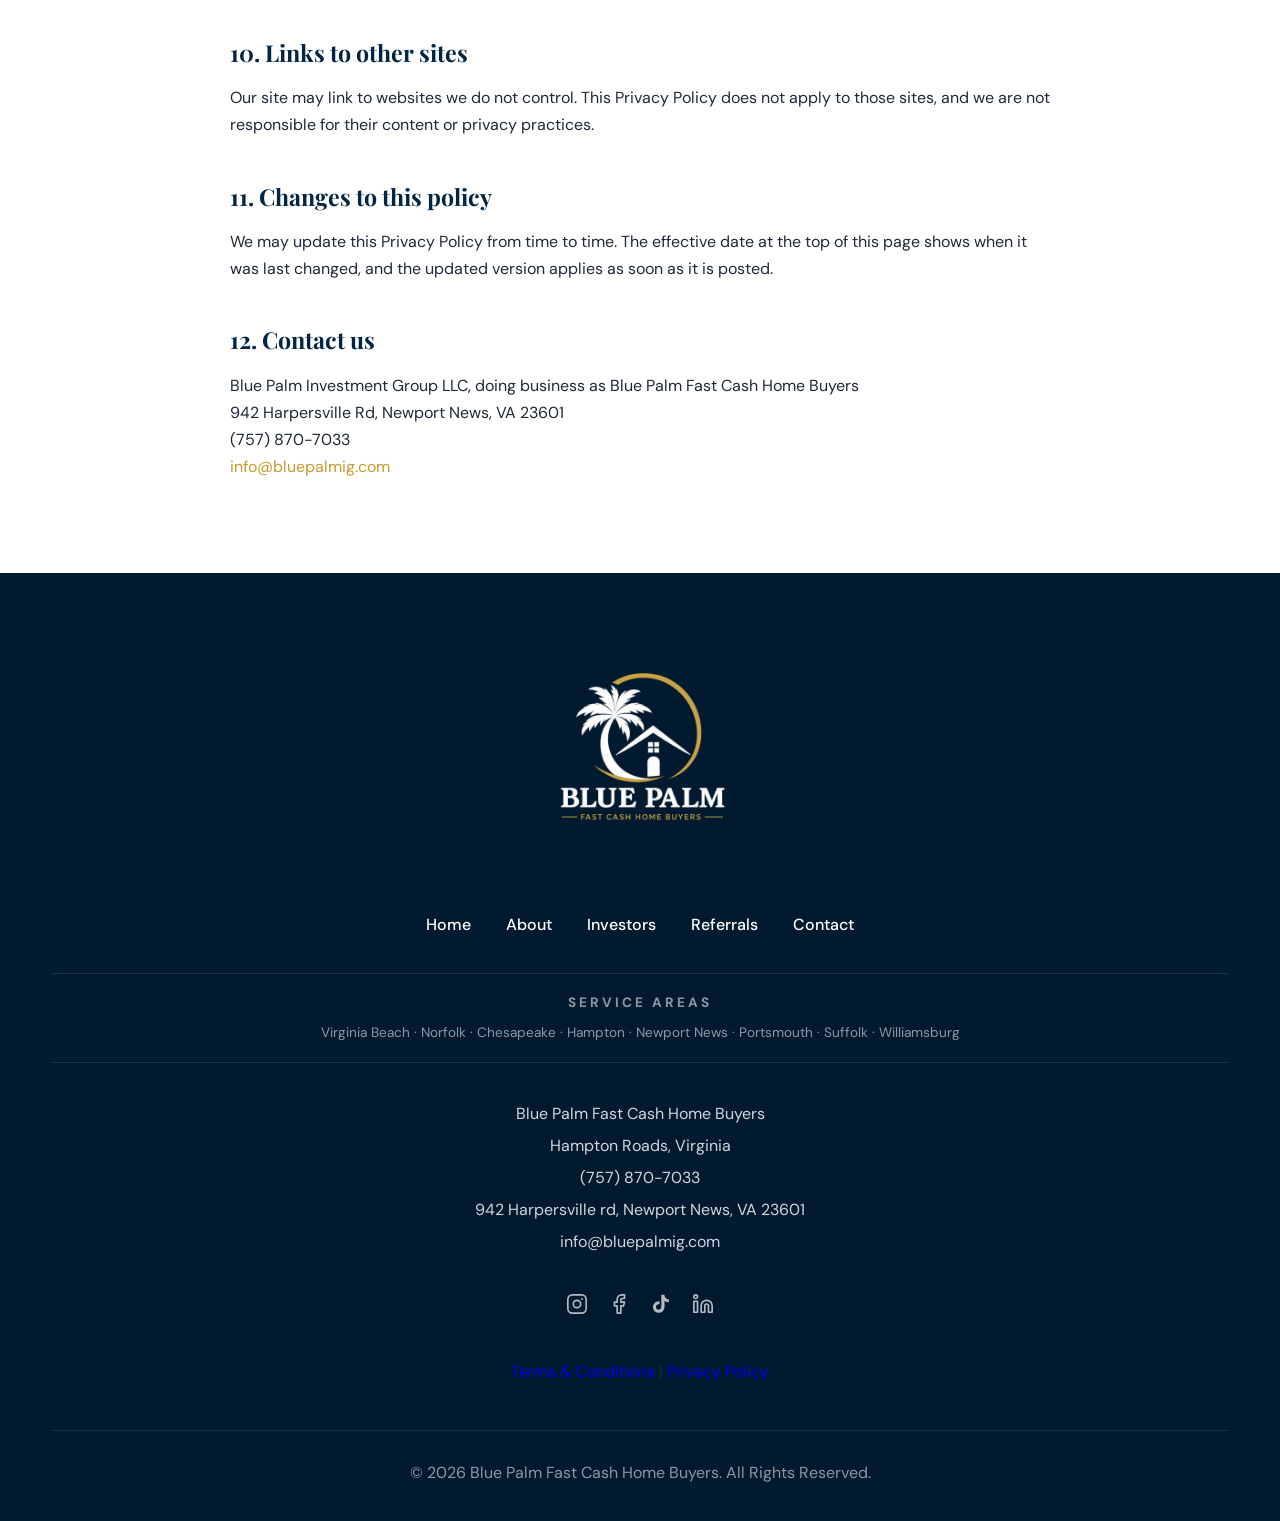
<file: privacy-policy.html>
<!DOCTYPE html>
<html lang="en">

<head>

    <meta charset="UTF-8">
    <meta name="viewport" content="width=device-width, initial-scale=1.0">

    <title>Privacy Policy | Blue Palm Fast Cash Home Buyers</title>

    <meta name="description" content="How Blue Palm Fast Cash Home Buyers collects, uses, and protects your information, including our SMS text messaging program and opt-out instructions.">
    <meta name="robots" content="index, follow">

    <link rel="preconnect" href="https://fonts.googleapis.com">
    <link rel="preconnect" href="https://fonts.gstatic.com" crossorigin>
    <link rel="stylesheet" href="https://fonts.googleapis.com/css2?family=Playfair+Display:wght@600;700&family=DM+Sans:wght@300;400;500;700&display=swap">
    <link rel="canonical" href="https://www.bluepalmig.com/privacy-policy.html">
    <link rel="stylesheet" href="css/style.css">
    <link rel="stylesheet" href="css/responsive.css">

    <style>
        .legal-hero{background:var(--primary);color:var(--white);padding:150px 0 55px;}
        .legal-hero .container{max-width:var(--container);margin:0 auto;padding:0 20px;}
        .legal-hero h1{font-family:'Playfair Display',serif;font-size:2.6rem;line-height:1.2;margin-bottom:10px;}
        .legal-hero p{color:#cfe0f0;font-size:.95rem;margin:0;}
        .legal{max-width:860px;margin:0 auto;padding:55px 20px 80px;}
        .legal h2{font-family:'Playfair Display',serif;color:var(--primary);font-size:1.45rem;margin:38px 0 12px;}
        .legal h3{color:var(--primary-light);font-size:1.05rem;margin:24px 0 8px;}
        .legal p,.legal li{color:var(--text);font-size:1rem;margin-bottom:12px;}
        .legal ul{padding-left:22px;margin-bottom:12px;}
        .legal a{color:var(--gold);}
        .legal .callout{background:var(--light);border-left:4px solid var(--gold);border-radius:var(--radius);padding:18px 22px;margin:22px 0;}
        .legal .callout p:last-child{margin-bottom:0;}
        .legal .meta{color:var(--gray);font-size:.9rem;}
        .legal hr{border:0;border-top:1px solid var(--border);margin:34px 0;}
        @media(max-width:600px){.legal-hero h1{font-size:1.9rem;}}
    </style>

</head>

<body>

<header class="header">

            <div class="container">

                <a href="index.html" class="logo">

                    <img src="images/logov2-bpfchb.png" alt="Blue Palm Fast Cash Home Buyers" width="250" height="83">

                </a>

                <nav class="navbar">

                    <ul class="nav-links">

                        <li><a href="index.html">Home</a></li>
                        <li><a href="about.html">About</a></li>
                        <li><a href="buyers.html">Investors</a></li>
                        <li><a href="referrals.html">Referrals</a></li>
                        <li><a href="fqa.html">FAQ</a></li>
                        <li><a href="contact.html">Contact</a></li>

                    </ul>

                </nav>

                <a href="index.html#seller-form" class="btn-nav">

                    Get My Cash Offer

                </a>

                <div class="menu-toggle">

                    ☰

                </div>

            </div>

        </header>

<section class="legal-hero">
    <div class="container">
        <h1>Privacy Policy</h1>
        <p>Effective date: September 2, 2026 &middot; Last updated: September 2, 2026</p>
    </div>
</section>

<main class="legal">

<p>This Privacy Policy explains how <strong>Blue Palm Investment Group LLC, doing business as Blue Palm Fast Cash Home Buyers</strong> (&ldquo;Blue Palm,&rdquo;
&ldquo;we,&rdquo; &ldquo;us,&rdquo; or &ldquo;our&rdquo;) collects, uses, and protects information when you
visit <a href="https://www.bluepalmig.com">bluepalmig.com</a>, submit a form, call us, or exchange text
messages with us.</p>

<p class="meta">Blue Palm Investment Group LLC &middot; 942 Harpersville Rd, Newport News, VA 23601 &middot;
(757) 870-7033 &middot; <a href="mailto:info@bluepalmig.com">info@bluepalmig.com</a></p>

<h2>1. Information we collect</h2>
<ul>
    <li><strong>Information you give us.</strong> Your name, property address, phone number, email address,
        and anything you tell us about your property or your situation through a form, a call, a text
        message, or email.</li>
    <li><strong>Information collected automatically.</strong> IP address, browser and device type, pages
        viewed, referring page, and general location, collected through cookies and analytics tools.</li>
    <li><strong>Public and third-party records.</strong> When you ask us for an offer, we may review publicly
        available property records (assessor, deed, and court records) and data from service providers to
        evaluate the property.</li>
</ul>

<h2>2. How we use your information</h2>
<ul>
    <li>To respond to your request and prepare and present a cash offer on your property.</li>
    <li>To contact you by phone, text message, and email about your inquiry and your property.</li>
    <li>To send you marketing communications, but only if you separately opted in to receive them.</li>
    <li>To operate, secure, and improve our website.</li>
    <li>To meet legal, tax, and record-keeping obligations.</li>
</ul>

<h2>3. Text messaging (SMS) program</h2>

<p>By checking the consent box on any form on this site, or by texting us first, you agree to receive text
messages from Blue Palm Fast Cash Home Buyers at the mobile number you provided. Consent is not a condition
of any purchase, sale, or service, and marketing messages require a separate opt-in from transactional
messages.</p>

<ul>
    <li><strong>Message types.</strong> Transactional and conversational messages about your inquiry
        (property details, questions, responses, offer follow-up, and appointment confirmations), and, with
        separate consent, marketing messages about offers and services.</li>
    <li><strong>Message frequency.</strong> Message frequency varies based on your conversation with us.</li>
    <li><strong>Cost.</strong> Message and data rates may apply. Your mobile carrier is not liable for delayed
        or undelivered messages.</li>
    <li><strong>Opt out.</strong> Reply <strong>STOP</strong> to any message to stop receiving text messages.
        You will receive one confirmation message and no further messages.</li>
    <li><strong>Help.</strong> Reply <strong>HELP</strong> for assistance, or contact us at (757) 870-7033 or
        <a href="mailto:info@bluepalmig.com">info@bluepalmig.com</a>.</li>
    <li><strong>Supported carriers.</strong> Carriers in the United States, including AT&amp;T, Verizon,
        T-Mobile, and their affiliates and resellers.</li>
</ul>

<div class="callout">
    <p><strong>No mobile information will be shared with third parties or affiliates for marketing or
    promotional purposes.</strong> Information sharing with subcontractors that provide support services,
    such as customer service and message delivery, is permitted. All other categories exclude text messaging
    originator opt-in data and consent; this information will not be shared with any third parties.</p>
    <p>We do not sell your personal information, and we do not sell or rent your phone number.</p>
</div>

<h2>4. Cookies and analytics</h2>
<p>We use cookies and similar technologies to keep the site working and to understand how it is used. Our
site currently uses <strong>Google Analytics</strong> and <strong>Microsoft Clarity</strong>, which collect
usage data such as pages visited, clicks, and session activity. You can block or delete cookies in your
browser settings; some parts of the site may not work as intended if you do.</p>

<h2>5. When we share information</h2>
<p>We share personal information only as described here:</p>
<ul>
    <li><strong>Service providers</strong> who work on our behalf, such as website hosting, form processing,
        customer relationship software, phone and messaging providers, and analytics. They may use the
        information only to perform services for us.</li>
    <li><strong>Transaction partners</strong> such as title companies, attorneys, inspectors, and lenders,
        when they are needed to complete a transaction you have asked us to pursue.</li>
    <li><strong>Legal reasons</strong>, when required by law, subpoena, or to protect our rights, safety, or
        property.</li>
    <li><strong>Business transfer</strong>, if our business or its assets are sold or reorganized.</li>
</ul>
<p>We do not sell your personal information to third parties, and we never share SMS opt-in data or consent
with anyone for their own marketing.</p>

<h2>6. How long we keep information</h2>
<p>We keep your information for as long as needed to respond to your inquiry, complete a transaction, and
meet legal, tax, and record-keeping requirements, and then delete or anonymize it. Records of your SMS
consent and opt-out requests are kept for as long as required by applicable law.</p>

<h2>7. Your choices and rights</h2>
<ul>
    <li>Reply <strong>STOP</strong> to any text message to stop text messages.</li>
    <li>Use the unsubscribe link in any marketing email, or reply asking to be removed.</li>
    <li>Ask us not to call you, and we will add you to our internal do-not-call list.</li>
    <li>Ask us for a copy of the personal information we hold about you, ask us to correct it, or ask us to
        delete it.</li>
</ul>
<p>Virginia residents have rights under the Virginia Consumer Data Protection Act, including the right to
confirm, access, correct, delete, and obtain a copy of their personal data, and to appeal a decision we
make about a request. To exercise any of these rights, email
<a href="mailto:info@bluepalmig.com">info@bluepalmig.com</a> or call (757) 870-7033. We will verify your
identity before acting on a request and will respond within the time the law allows.</p>

<h2>8. Security</h2>
<p>We use reasonable administrative, technical, and physical safeguards to protect the information we hold.
No method of transmission or storage is completely secure, so we cannot guarantee absolute security.</p>

<h2>9. Children</h2>
<p>Our website and services are not directed to children under 13, and we do not knowingly collect personal
information from them. If you believe a child has given us information, contact us and we will delete it.</p>

<h2>10. Links to other sites</h2>
<p>Our site may link to websites we do not control. This Privacy Policy does not apply to those sites, and we
are not responsible for their content or privacy practices.</p>

<h2>11. Changes to this policy</h2>
<p>We may update this Privacy Policy from time to time. The effective date at the top of this page shows when
it was last changed, and the updated version applies as soon as it is posted.</p>

<h2>12. Contact us</h2>
<p>Blue Palm Investment Group LLC, doing business as Blue Palm Fast Cash Home Buyers<br>
942 Harpersville Rd, Newport News, VA 23601<br>
(757) 870-7033<br>
<a href="mailto:info@bluepalmig.com">info@bluepalmig.com</a></p>

</main>

<!-- FOOTER -->

        <footer class="footer">

            <div class="container">

                <div class="footer-logo">

                    <img src="images/logohb.png" alt="Blue Palm Fast Cash Home Buyers" width="350" height="auto"
>

                </div>

                <div class="footer-links">

                    <a href="index.html">Home</a>
                    <a href="about.html">About</a>
                    <a href="buyers.html">Investors</a>
                    <a href="referrals.html">Referrals</a>
                    <a href="contact.html">Contact</a>

                </div>

                <div class="footer-areas">

                    <p class="footer-areas-title">Service Areas</p>

                    <p>Virginia Beach · Norfolk · Chesapeake · Hampton · Newport News · Portsmouth · Suffolk · Williamsburg</p>

                </div>

                <div class="footer-contact">

                    <p>Blue Palm Fast Cash Home Buyers</p>
                    <p>Hampton Roads, Virginia</p>
                    <p>(757) 870-7033</p>
                    <p>942 Harpersville rd, Newport News, VA 23601</p>
                    <p>info@bluepalmig.com</p>

                </div>

                <div class="footer-social">

                    <!-- Instagram -->
                    <a href="https://www.instagram.com/bluepalmig/" target="_blank" aria-label="Instagram">
                        <svg xmlns="http://www.w3.org/2000/svg" width="22" height="22" viewBox="0 0 24 24" fill="none" stroke="white" stroke-width="1.8" stroke-linecap="round" stroke-linejoin="round">
                            <rect x="2" y="2" width="20" height="20" rx="5" ry="5"/>
                            <circle cx="12" cy="12" r="4"/>
                            <circle cx="17.5" cy="6.5" r="1" fill="white" stroke="none"/>
                        </svg>
                    </a>

                    <!-- Facebook -->
                    <a href="https://www.facebook.com/p/Blue-Palm-Investment-Group-LLC-61579224363152/" target="_blank" aria-label="Facebook">
                        <svg xmlns="http://www.w3.org/2000/svg" width="22" height="22" viewBox="0 0 24 24" fill="none" stroke="white" stroke-width="1.8" stroke-linecap="round" stroke-linejoin="round">
                            <path d="M18 2h-3a5 5 0 0 0-5 5v3H7v4h3v8h4v-8h3l1-4h-4V7a1 1 0 0 1 1-1h3z"/>
                        </svg>
                    </a>

                    <!-- TikTok -->
                    <a href="https://www.tiktok.com/@bluepalmig" target="_blank" aria-label="TikTok">
                        <svg xmlns="http://www.w3.org/2000/svg" width="22" height="22" viewBox="0 0 24 24" fill="white">
                            <path d="M19.59 6.69a4.83 4.83 0 0 1-3.77-4.25V2h-3.45v13.67a2.89 2.89 0 0 1-2.88 2.5 2.89 2.89 0 0 1-2.89-2.89 2.89 2.89 0 0 1 2.89-2.89c.28 0 .54.04.79.1V9.01a6.33 6.33 0 0 0-.79-.05 6.34 6.34 0 0 0-6.34 6.34 6.34 6.34 0 0 0 6.34 6.34 6.34 6.34 0 0 0 6.33-6.34V8.69a8.18 8.18 0 0 0 4.78 1.52V6.76a4.85 4.85 0 0 1-1.01-.07z"/>
                        </svg>
                    </a>

                    <!-- LinkedIn -->
                    <a href="https://www.linkedin.com/company/blue-palm-invesment-group/" target="_blank" aria-label="LinkedIn">
                        <svg xmlns="http://www.w3.org/2000/svg" width="22" height="22" viewBox="0 0 24 24" fill="none" stroke="white" stroke-width="1.8" stroke-linecap="round" stroke-linejoin="round">
                            <path d="M16 8a6 6 0 0 1 6 6v7h-4v-7a2 2 0 0 0-2-2 2 2 0 0 0-2 2v7h-4v-7a6 6 0 0 1 6-6z"/>
                            <rect x="2" y="9" width="4" height="12"/>
                            <circle cx="4" cy="4" r="2"/>
                        </svg>
                    </a>

                </div>

                <div class="footer-legal">

                    <a href="terms.html">Terms & Conditions</a>
                    <span>|</span>
                    <a href="privacy-policy.html">Privacy Policy</a>

                </div>

                <div class="footer-copy">

                    © 2026 Blue Palm Fast Cash Home Buyers.
                    All Rights Reserved.

                </div>

            </div>

            

        </footer>


</body>

</html>
</file>
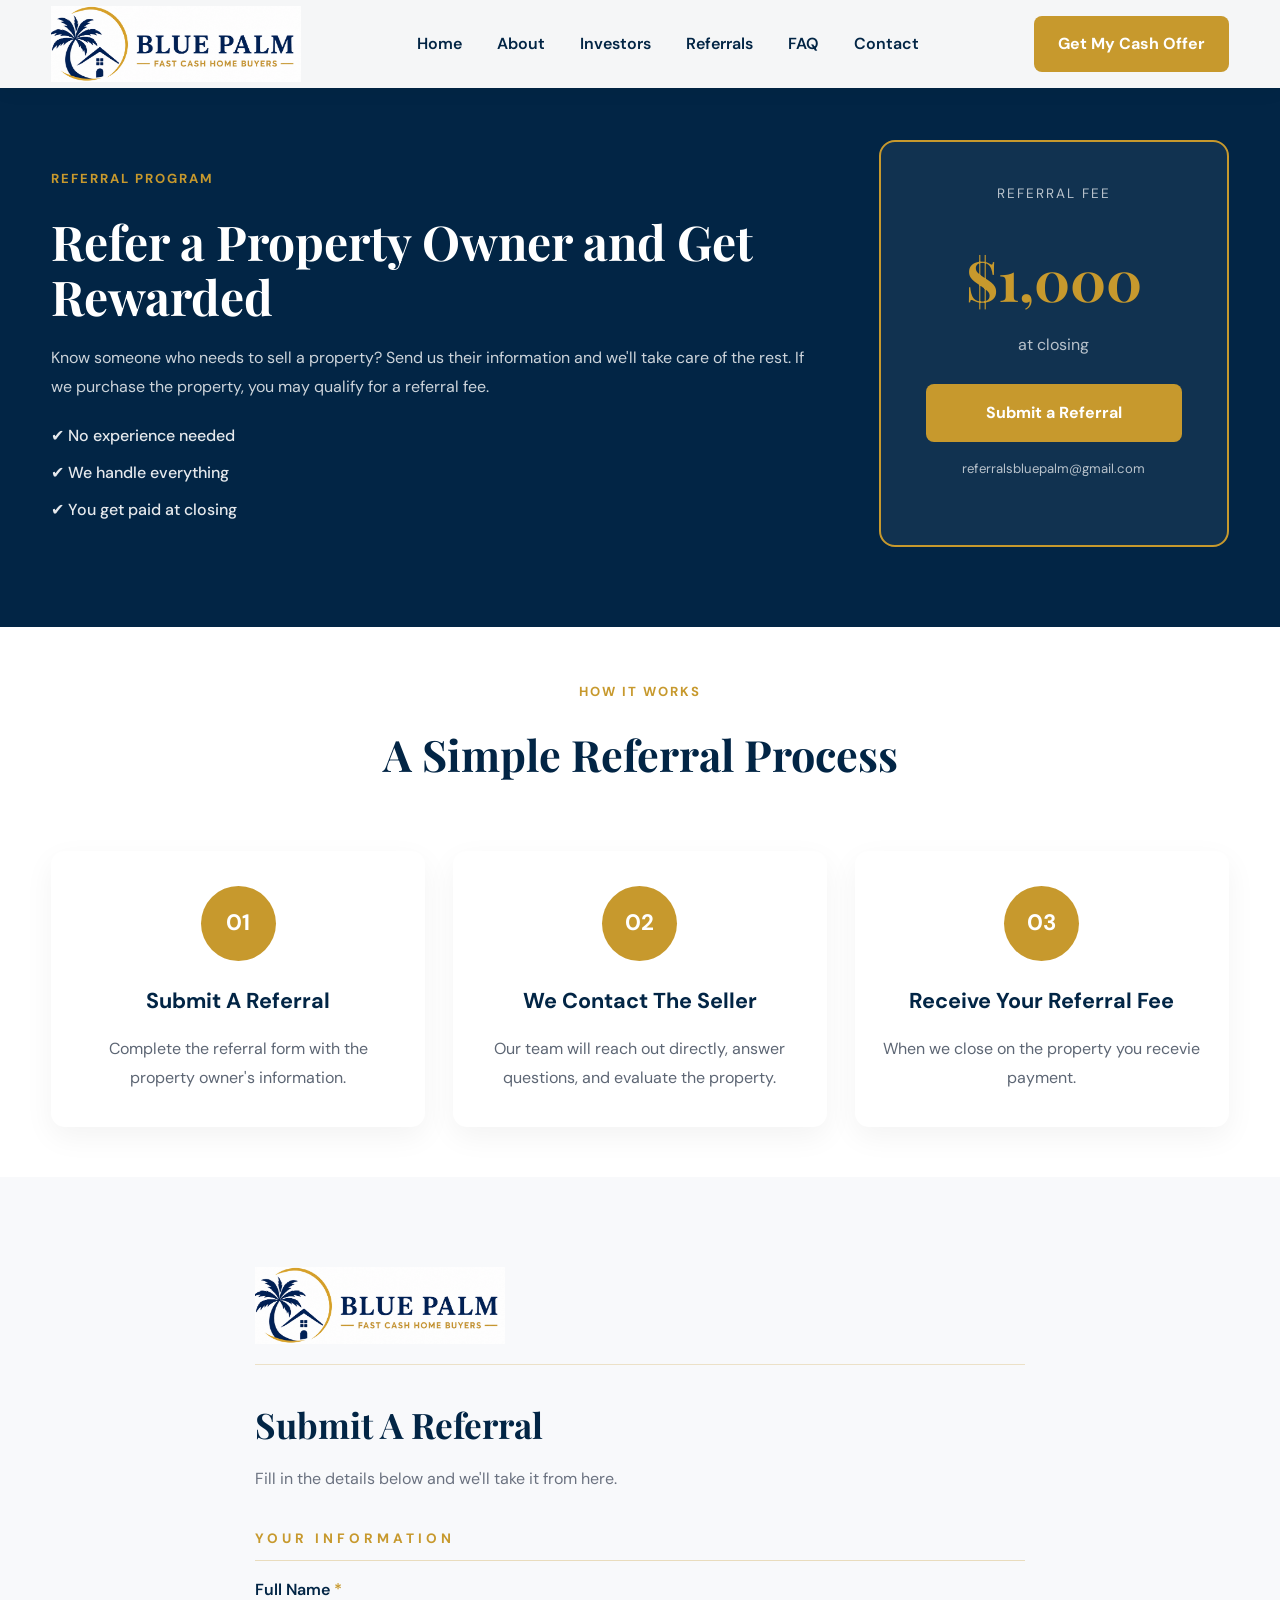
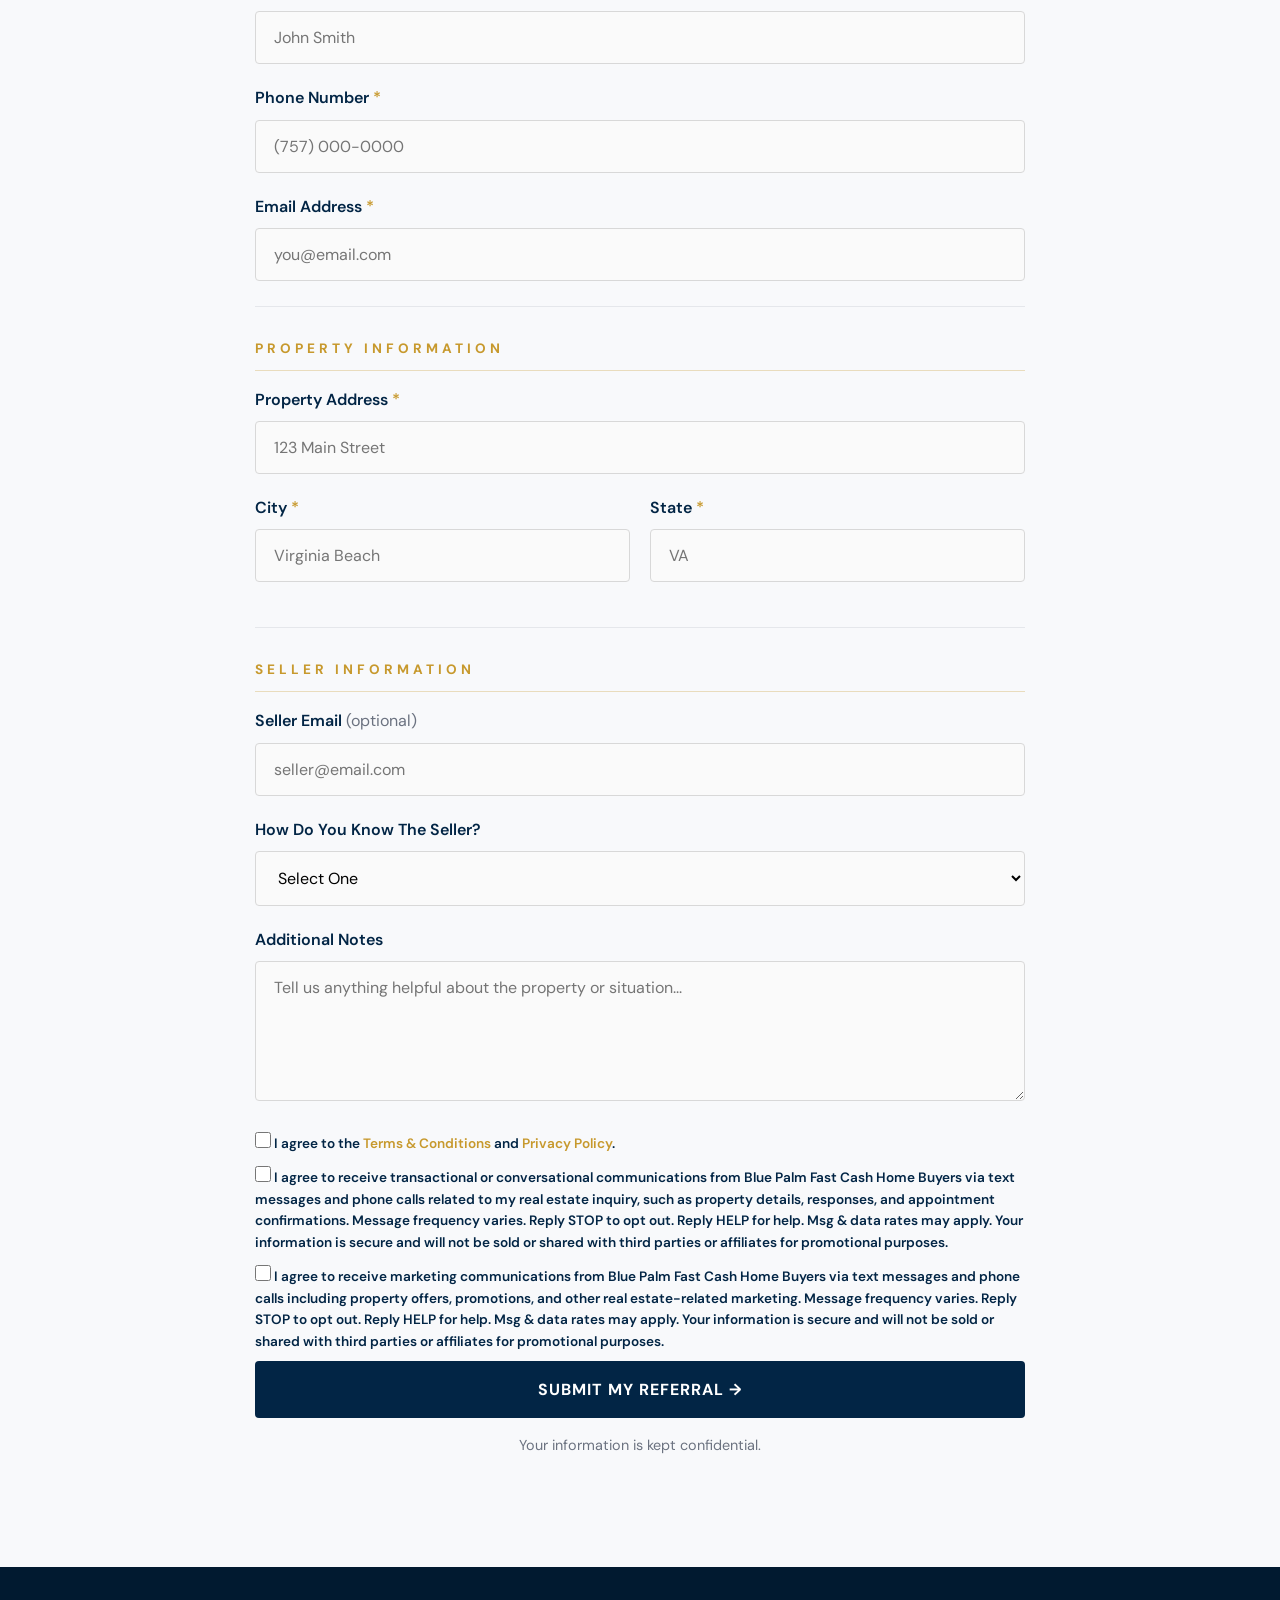
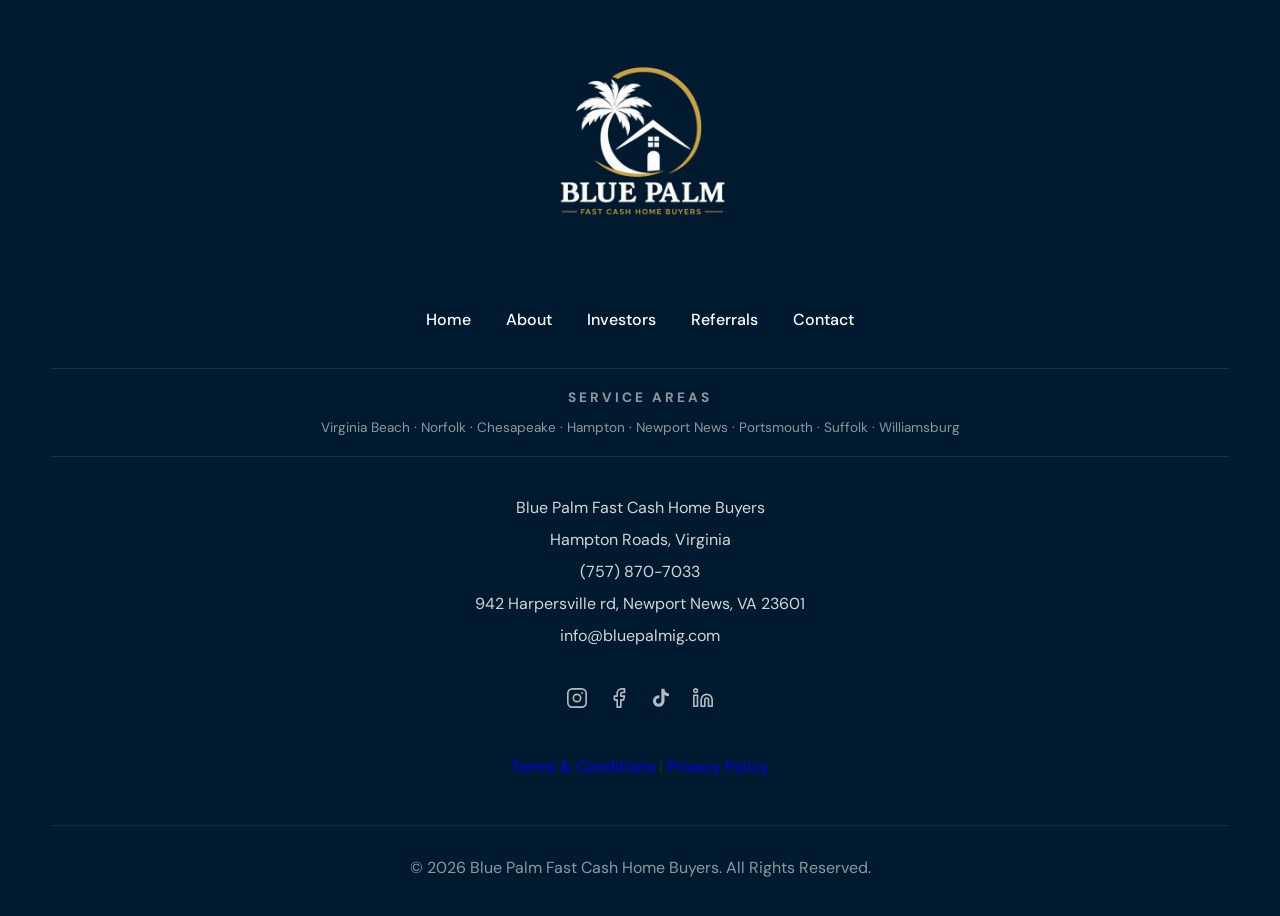
<file: referrals.html>
<!DOCTYPE html>
<html lang="en">

    <head>

    <meta charset="UTF-8">
    <meta name="viewport" content="width=device-width, initial-scale=1.0">

    <title>Blue Palm Investment Group | Sell Your House Fast in Virginia</title>

    <meta name="description"
        content="Sell your house fast in Virginia. No repairs, no commissions, no hidden fees. Receive a fair cash offer from Blue Palm Investment Group.">

    <link rel="preconnect" href="https://fonts.googleapis.com">
    <link rel="preconnect" href="https://fonts.gstatic.com" crossorigin>
    <link rel="preload" as="style" href="https://fonts.googleapis.com/css2?family=Playfair+Display:wght@600;700&family=DM+Sans:wght@300;400;500;700&display=swap">
    <link rel="stylesheet" href="https://fonts.googleapis.com/css2?family=Playfair+Display:wght@600;700&family=DM+Sans:wght@300;400;500;700&display=swap" media="print" onload="this.media='all'">
    <link rel="canonical" href="https://bluepalmig.com/referrals.html">
    <link rel="stylesheet" href="css/style.css">
    <link rel="stylesheet" href="css/responsive.css">

    <script type="text/javascript">
    (function(c,l,a,r,i,t,y){
        c[a]=c[a]||function(){(c[a].q=c[a].q||[]).push(arguments)};
        t=l.createElement(r);t.async=1;t.src="https://www.clarity.ms/tag/"+i;
        y=l.getElementsByTagName(r)[0];y.parentNode.insertBefore(t,y);
    })(window, document, "clarity", "script", "xpgfi951nm");
    </script>

    <!-- Google tag (gtag.js) -->
    <script async src="https://www.googletagmanager.com/gtag/js?id=G-DP2L8LZP22"></script>
    <script>
        window.dataLayer = window.dataLayer || [];
        function gtag(){dataLayer.push(arguments);}
        gtag('js', new Date());

        gtag('config', 'G-DP2L8LZP22');
    </script>

    </head>

    <body>

        
        <!-- HEADER / NAVBAR - INDEX -->
        

        <header class="header">

            <div class="container">

                <a href="index.html" class="logo">

                    <img src="images/logov2-bpfchb.png" alt="Blue Palm Fast Cash Home Buyers" width="250" height="83">

                </a>

                <nav class="navbar">

                    <ul class="nav-links">

                        <li><a href="index.html">Home</a></li>
                        <li><a href="about.html">About</a></li>
                        <li><a href="buyers.html">Investors</a></li>
                        <li><a href="referrals.html">Referrals</a></li>
                        <li><a href="fqa.html">FAQ</a></li>
                        <li><a href="contact.html">Contact</a></li>

                    </ul>

                </nav>

                <a href="index.html#seller-form" class="btn-nav">

                    Get My Cash Offer

                </a>

                <div class="menu-toggle">

                    ☰

                </div>

            </div>

        </header>

    <!-- REFERRALS HERO -->

        <section class="page-hero referrals-hero">

            <div class="container referrals-hero-content">

                <div class="referrals-hero-text">

                    <span class="section-tag">Referral Program</span>

                    <h1>

                        Refer a Property Owner
                        and Get Rewarded

                    </h1>

                    <p>

                        Know someone who needs to sell a property?
                        Send us their information and we'll take care
                        of the rest. If we purchase the property,
                        you may qualify for a referral fee.

                    </p>

                    <ul class="reward-list">
                        <li>✔ No experience needed</li>
                        <li>✔ We handle everything</li>
                        <li>✔ You get paid at closing</li>
                    </ul>

                </div>

                <div class="referrals-hero-card">

                    <p class="reward-tag">Referral Fee</p>

                    <h2>$1,000</h2>

                    <p>at closing</p>

                    <a href="#referral-form" class="btn-primary">

                        Submit a Referral

                    </a>

                    <p class="reward-email">referralsbluepalm@gmail.com</p>

                </div>

            </div>

        </section>


        <!-- REFERRALS INTRO -->

        <section class="referrals-intro">

            <div class="container">

                <div class="section-heading">

                    <span>

                        How It Works

                    </span>

                    <h2>

                        A Simple Referral Process

                    </h2>

                </div>

                <div class="steps-grid">

                    <div class="step-card">

                        <div class="step-number">

                            01

                        </div>

                        <h3>

                            Submit A Referral

                        </h3>

                        <p>

                            Complete the referral form with the
                            property owner's information.

                        </p>

                    </div>

                    <div class="step-card">

                        <div class="step-number">

                            02

                        </div>

                        <h3>

                            We Contact The Seller

                        </h3>

                        <p>

                            Our team will reach out directly,
                            answer questions, and evaluate
                            the property.

                        </p>

                    </div>

                

                    <div class="step-card">

                        <div class="step-number">

                            03

                        </div>

                        <h3>

                            Receive Your Referral Fee

                        </h3>

                        <p>

                            When we close on the property you recevie payment.

                        </p>

                    </div>

                </div>

            </div>

        </section>

        <!-- REFERRAL FORM -->

        <section class="referral-form-section" id="referral-form">

            <div class="container">

                <div class="bp-wrap">

                    <div class="bp-logo-bar">

                        <img src="images/logov2-bpfchb.png" alt="Blue Palm Fast Cash Home Buyers" width="250" height="83">

                    </div>

                    <h2 class="bp-title">

                        Submit A Referral

                    </h2>

                    <p class="bp-sub">

                        Fill in the details below and we'll take it from here.

                    </p>

                    <form action="https://formspree.io/f/xpqgdpjr"
                        method="POST">
                        <input type="text" name="_honey" style="display:none">

                        <div class="bp-section">

                            Your Information

                        </div>

                        <div class="bp-group">

                            <label>

                                Full Name
                                <span class="req">*</span>

                            </label>

                            <input
                                type="text"
                                name="your_name"
                                placeholder="John Smith"
                                required>

                        </div>

                        <div class="bp-group">

                            <label>

                                Phone Number
                                <span class="req">*</span>

                            </label>

                            <input
                                type="tel"
                                name="your_phone"
                                placeholder="(757) 000-0000"
                                required>

                        </div>

                        <div class="bp-group">

                            <label>

                                Email Address
                                <span class="req">*</span>

                            </label>

                            <input
                                type="email"
                                name="your_email"
                                placeholder="you@email.com"
                                required>

                        </div>

                        <div class="bp-divider"></div>

                        <div class="bp-section">

                            Property Information

                        </div>

                        <div class="bp-group">

                            <label>

                                Property Address
                                <span class="req">*</span>

                            </label>

                            <input
                                type="text"
                                name="property_address"
                                placeholder="123 Main Street"
                                required>

                        </div>

                        <div class="bp-row">

                            <div class="bp-group">

                                <label>

                                    City
                                    <span class="req">*</span>

                                </label>

                                <input
                                    type="text"
                                    name="city"
                                    placeholder="Virginia Beach"
                                    required>

                            </div>

                            <div class="bp-group">

                                <label>

                                    State
                                    <span class="req">*</span>

                                </label>

                                <input
                                    type="text"
                                    name="state"
                                    placeholder="VA"
                                    required>

                            </div>

                        </div>

                        <div class="bp-divider"></div>

                        <div class="bp-section">

                            Seller Information

                        </div>

                        <div class="bp-group">

                            <label>

                                Seller Email
                                <span class="opt">(optional)</span>

                            </label>

                            <input
                                type="email"
                                name="seller_email"
                                placeholder="seller@email.com">

                        </div>

                        <div class="bp-group">

                            <label>

                                How Do You Know The Seller?

                            </label>

                            <select name="relationship">

                                <option value="">
                                    Select One
                                </option>

                                <option>
                                    Friend
                                </option>

                                <option>
                                    Family Member
                                </option>

                                <option>
                                    Neighbor
                                </option>

                                <option>
                                    Coworker
                                </option>

                                <option>
                                    Real Estate Agent
                                </option>

                                <option>
                                    I dont know them
                                </option>

                                <option>
                                    Other
                                </option>

                            </select>

                        </div>

                        <div class="bp-group">

                            <label>

                                Additional Notes

                            </label>

                            <textarea
                                name="notes"
                                placeholder="Tell us anything helpful about the property or situation..."></textarea>

                        </div>

                        <div class="bp-group">

                            <label class="checkbox-label">
                                <input type="checkbox" name="terms">
                                I agree to the <a href="terms.html" target="_blank" rel="noopener" style="color:#c7992d;">Terms & Conditions</a> and <a href="privacy-policy.html" target="_blank" rel="noopener" style="color:#c7992d;">Privacy Policy</a>.
                            </label>


                        </div>

                        <div class="bp-group">

                            <label class="checkbox-label">
                                <input type="checkbox" name="sms_transactional">
                                I agree to receive transactional or conversational communications from Blue Palm Fast Cash Home Buyers via text messages and phone calls related to my real estate inquiry, such as property details, responses, and appointment confirmations. Message frequency varies. Reply STOP to opt out. Reply HELP for help. Msg & data rates may apply. Your information is secure and will not be sold or shared with third parties or affiliates for promotional purposes.
                            </label>

                        </div>

                        <div class="bp-group">

                            <label class="checkbox-label">
                                <input type="checkbox" name="sms_marketing">
                                I agree to receive marketing communications from Blue Palm Fast Cash Home Buyers via text messages and phone calls including property offers, promotions, and other real estate-related marketing. Message frequency varies. Reply STOP to opt out. Reply HELP for help. Msg & data rates may apply. Your information is secure and will not be sold or shared with third parties or affiliates for promotional purposes.
                            </label>

                        </div>


                        <button
                            type="submit"
                            class="bp-btn">

                            Submit My Referral →

                        </button>

                        <p class="bp-note">

                            Your information is kept confidential.

                        </p>

                    </form>

                </div>

            </div>

        </section>


          <!-- FOOTER -->

        <footer class="footer">

            <div class="container">

                <div class="footer-logo">

                    <img src="images/logohb.png" alt="Blue Palm Fast Cash Home Buyers" width="350" height="auto"
>

                </div>

                <div class="footer-links">

                    <a href="index.html">Home</a>
                    <a href="about.html">About</a>
                    <a href="buyers.html">Investors</a>
                    <a href="referrals.html">Referrals</a>
                    <a href="contact.html">Contact</a>

                </div>

                <div class="footer-areas">

                    <p class="footer-areas-title">Service Areas</p>

                    <p>Virginia Beach · Norfolk · Chesapeake · Hampton · Newport News · Portsmouth · Suffolk · Williamsburg</p>

                </div>

                <div class="footer-contact">

                    <p>Blue Palm Fast Cash Home Buyers</p>
                    <p>Hampton Roads, Virginia</p>
                    <p>(757) 870-7033</p>
                    <p>942 Harpersville rd, Newport News, VA 23601</p>
                    <p>info@bluepalmig.com</p>

                </div>

                <div class="footer-social">

                    <!-- Instagram -->
                    <a href="https://www.instagram.com/bluepalmig/" target="_blank" aria-label="Instagram">
                        <svg xmlns="http://www.w3.org/2000/svg" width="22" height="22" viewBox="0 0 24 24" fill="none" stroke="white" stroke-width="1.8" stroke-linecap="round" stroke-linejoin="round">
                            <rect x="2" y="2" width="20" height="20" rx="5" ry="5"/>
                            <circle cx="12" cy="12" r="4"/>
                            <circle cx="17.5" cy="6.5" r="1" fill="white" stroke="none"/>
                        </svg>
                    </a>

                    <!-- Facebook -->
                    <a href="https://www.facebook.com/p/Blue-Palm-Investment-Group-LLC-61579224363152/" target="_blank" aria-label="Facebook">
                        <svg xmlns="http://www.w3.org/2000/svg" width="22" height="22" viewBox="0 0 24 24" fill="none" stroke="white" stroke-width="1.8" stroke-linecap="round" stroke-linejoin="round">
                            <path d="M18 2h-3a5 5 0 0 0-5 5v3H7v4h3v8h4v-8h3l1-4h-4V7a1 1 0 0 1 1-1h3z"/>
                        </svg>
                    </a>

                    <!-- TikTok -->
                    <a href="https://www.tiktok.com/@bluepalmig" target="_blank" aria-label="TikTok">
                        <svg xmlns="http://www.w3.org/2000/svg" width="22" height="22" viewBox="0 0 24 24" fill="white">
                            <path d="M19.59 6.69a4.83 4.83 0 0 1-3.77-4.25V2h-3.45v13.67a2.89 2.89 0 0 1-2.88 2.5 2.89 2.89 0 0 1-2.89-2.89 2.89 2.89 0 0 1 2.89-2.89c.28 0 .54.04.79.1V9.01a6.33 6.33 0 0 0-.79-.05 6.34 6.34 0 0 0-6.34 6.34 6.34 6.34 0 0 0 6.34 6.34 6.34 6.34 0 0 0 6.33-6.34V8.69a8.18 8.18 0 0 0 4.78 1.52V6.76a4.85 4.85 0 0 1-1.01-.07z"/>
                        </svg>
                    </a>

                    <!-- LinkedIn -->
                    <a href="https://www.linkedin.com/company/blue-palm-invesment-group/" target="_blank" aria-label="LinkedIn">
                        <svg xmlns="http://www.w3.org/2000/svg" width="22" height="22" viewBox="0 0 24 24" fill="none" stroke="white" stroke-width="1.8" stroke-linecap="round" stroke-linejoin="round">
                            <path d="M16 8a6 6 0 0 1 6 6v7h-4v-7a2 2 0 0 0-2-2 2 2 0 0 0-2 2v7h-4v-7a6 6 0 0 1 6-6z"/>
                            <rect x="2" y="9" width="4" height="12"/>
                            <circle cx="4" cy="4" r="2"/>
                        </svg>
                    </a>

                </div>

                <div class="footer-legal">

                    <a href="terms.html">Terms & Conditions</a>
                    <span>|</span>
                    <a href="privacy-policy.html">Privacy Policy</a>

                </div>

                <div class="footer-copy">

                    © 2026 Blue Palm Fast Cash Home Buyers.
                    All Rights Reserved.

                </div>

            </div>

            

        </footer>

        <script src="js/main.js"></script>


    </body>

</html>
</file>
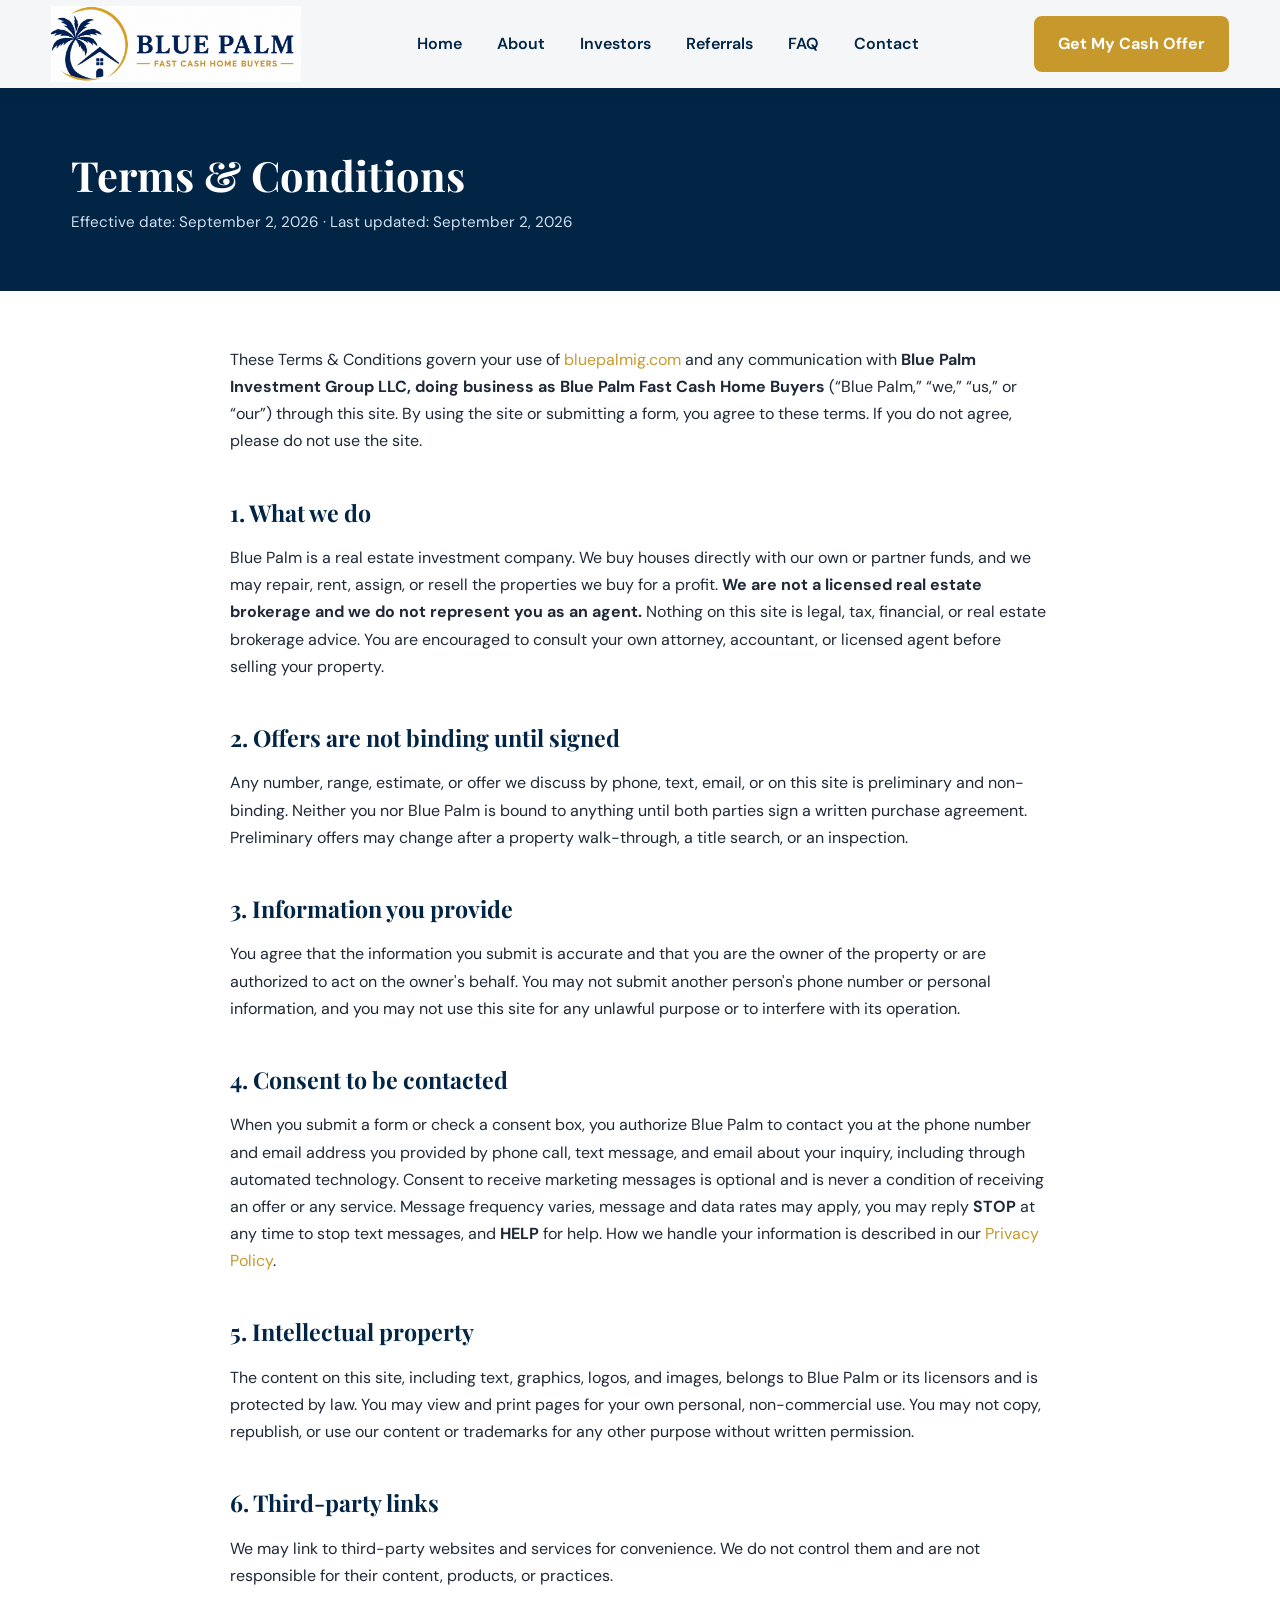
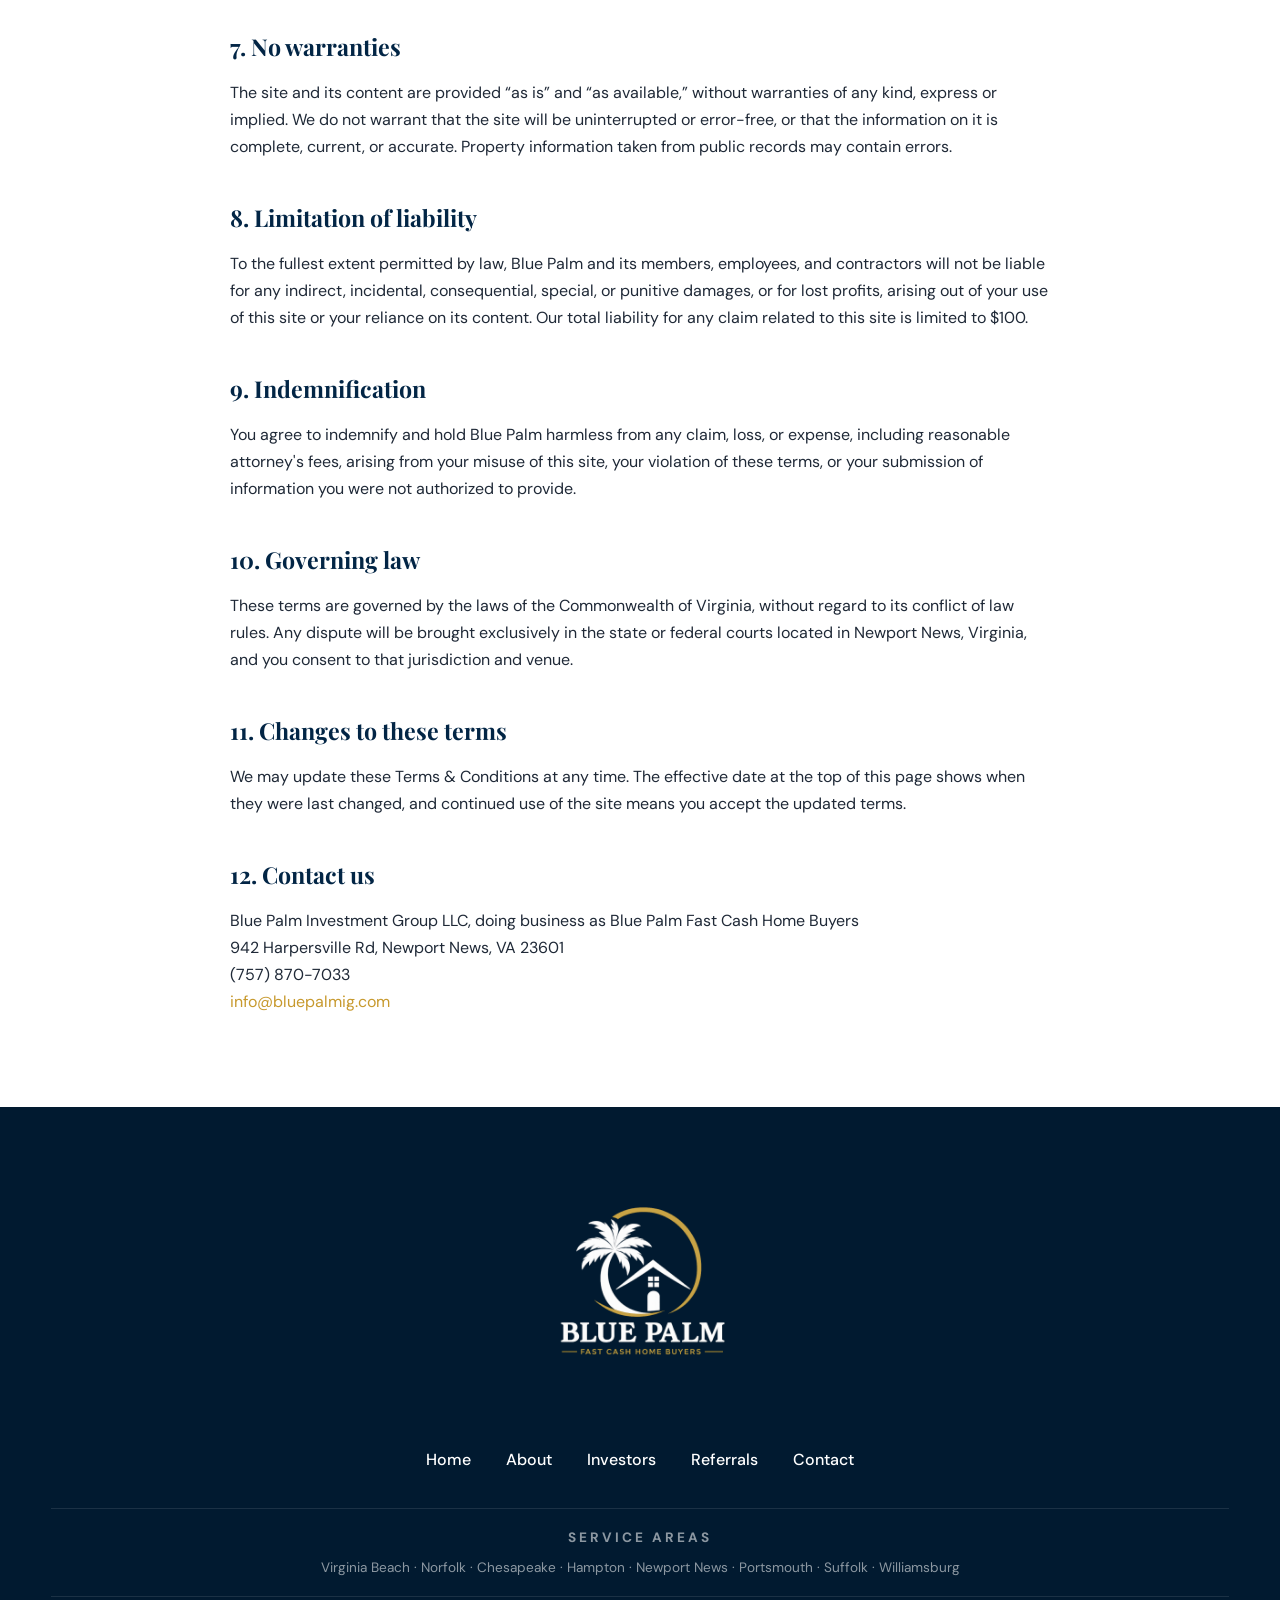
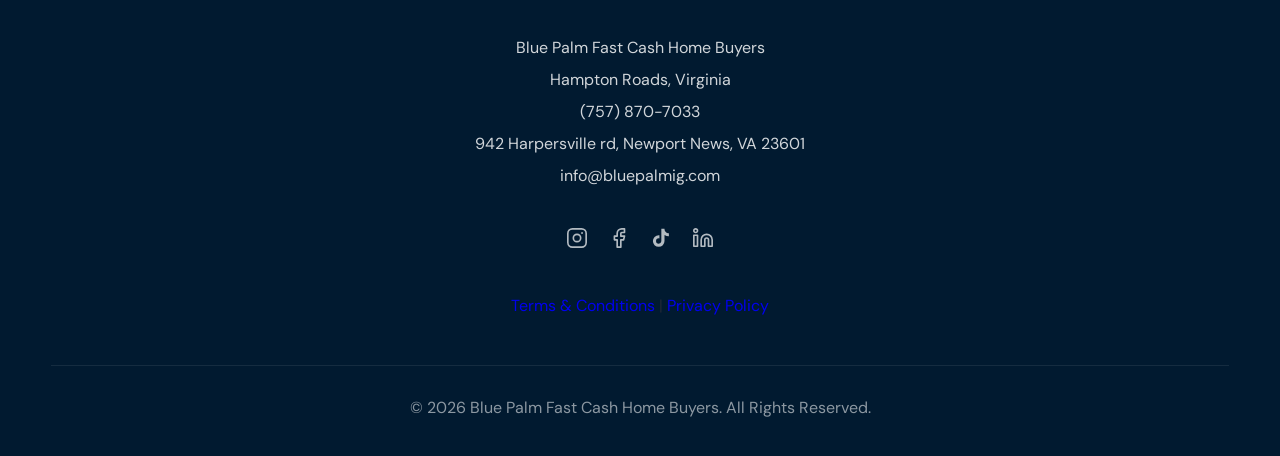
<file: terms.html>
<!DOCTYPE html>
<html lang="en">

<head>

    <meta charset="UTF-8">
    <meta name="viewport" content="width=device-width, initial-scale=1.0">

    <title>Terms & Conditions | Blue Palm Fast Cash Home Buyers</title>

    <meta name="description" content="The terms that govern your use of bluepalmig.com and your communication with Blue Palm Fast Cash Home Buyers.">
    <meta name="robots" content="index, follow">

    <link rel="preconnect" href="https://fonts.googleapis.com">
    <link rel="preconnect" href="https://fonts.gstatic.com" crossorigin>
    <link rel="stylesheet" href="https://fonts.googleapis.com/css2?family=Playfair+Display:wght@600;700&family=DM+Sans:wght@300;400;500;700&display=swap">
    <link rel="canonical" href="https://www.bluepalmig.com/terms.html">
    <link rel="stylesheet" href="css/style.css">
    <link rel="stylesheet" href="css/responsive.css">

    <style>
        .legal-hero{background:var(--primary);color:var(--white);padding:150px 0 55px;}
        .legal-hero .container{max-width:var(--container);margin:0 auto;padding:0 20px;}
        .legal-hero h1{font-family:'Playfair Display',serif;font-size:2.6rem;line-height:1.2;margin-bottom:10px;}
        .legal-hero p{color:#cfe0f0;font-size:.95rem;margin:0;}
        .legal{max-width:860px;margin:0 auto;padding:55px 20px 80px;}
        .legal h2{font-family:'Playfair Display',serif;color:var(--primary);font-size:1.45rem;margin:38px 0 12px;}
        .legal h3{color:var(--primary-light);font-size:1.05rem;margin:24px 0 8px;}
        .legal p,.legal li{color:var(--text);font-size:1rem;margin-bottom:12px;}
        .legal ul{padding-left:22px;margin-bottom:12px;}
        .legal a{color:var(--gold);}
        .legal .callout{background:var(--light);border-left:4px solid var(--gold);border-radius:var(--radius);padding:18px 22px;margin:22px 0;}
        .legal .callout p:last-child{margin-bottom:0;}
        .legal .meta{color:var(--gray);font-size:.9rem;}
        .legal hr{border:0;border-top:1px solid var(--border);margin:34px 0;}
        @media(max-width:600px){.legal-hero h1{font-size:1.9rem;}}
    </style>

</head>

<body>

<header class="header">

            <div class="container">

                <a href="index.html" class="logo">

                    <img src="images/logov2-bpfchb.png" alt="Blue Palm Fast Cash Home Buyers" width="250" height="83">

                </a>

                <nav class="navbar">

                    <ul class="nav-links">

                        <li><a href="index.html">Home</a></li>
                        <li><a href="about.html">About</a></li>
                        <li><a href="buyers.html">Investors</a></li>
                        <li><a href="referrals.html">Referrals</a></li>
                        <li><a href="fqa.html">FAQ</a></li>
                        <li><a href="contact.html">Contact</a></li>

                    </ul>

                </nav>

                <a href="index.html#seller-form" class="btn-nav">

                    Get My Cash Offer

                </a>

                <div class="menu-toggle">

                    ☰

                </div>

            </div>

        </header>

<section class="legal-hero">
    <div class="container">
        <h1>Terms & Conditions</h1>
        <p>Effective date: September 2, 2026 &middot; Last updated: September 2, 2026</p>
    </div>
</section>

<main class="legal">

<p>These Terms &amp; Conditions govern your use of <a href="https://www.bluepalmig.com">bluepalmig.com</a>
and any communication with <strong>Blue Palm Investment Group LLC, doing business as Blue Palm Fast Cash Home Buyers</strong> (&ldquo;Blue Palm,&rdquo; &ldquo;we,&rdquo;
&ldquo;us,&rdquo; or &ldquo;our&rdquo;) through this site. By using the site or submitting a form, you agree
to these terms. If you do not agree, please do not use the site.</p>

<h2>1. What we do</h2>
<p>Blue Palm is a real estate investment company. We buy houses directly with our own or partner funds, and we
may repair, rent, assign, or resell the properties we buy for a profit. <strong>We are not a licensed real
estate brokerage and we do not represent you as an agent.</strong> Nothing on this site is legal, tax,
financial, or real estate brokerage advice. You are encouraged to consult your own attorney, accountant, or
licensed agent before selling your property.</p>

<h2>2. Offers are not binding until signed</h2>
<p>Any number, range, estimate, or offer we discuss by phone, text, email, or on this site is preliminary and
non-binding. Neither you nor Blue Palm is bound to anything until both parties sign a written purchase
agreement. Preliminary offers may change after a property walk-through, a title search, or an inspection.</p>

<h2>3. Information you provide</h2>
<p>You agree that the information you submit is accurate and that you are the owner of the property or are
authorized to act on the owner's behalf. You may not submit another person's phone number or personal
information, and you may not use this site for any unlawful purpose or to interfere with its operation.</p>

<h2>4. Consent to be contacted</h2>
<p>When you submit a form or check a consent box, you authorize Blue Palm to contact you at the phone number
and email address you provided by phone call, text message, and email about your inquiry, including through
automated technology. Consent to receive marketing messages is optional and is never a condition of receiving
an offer or any service. Message frequency varies, message and data rates may apply, you may reply
<strong>STOP</strong> at any time to stop text messages, and <strong>HELP</strong> for help. How we handle
your information is described in our <a href="privacy-policy.html">Privacy Policy</a>.</p>

<h2>5. Intellectual property</h2>
<p>The content on this site, including text, graphics, logos, and images, belongs to Blue Palm or its
licensors and is protected by law. You may view and print pages for your own personal, non-commercial use.
You may not copy, republish, or use our content or trademarks for any other purpose without written
permission.</p>

<h2>6. Third-party links</h2>
<p>We may link to third-party websites and services for convenience. We do not control them and are not
responsible for their content, products, or practices.</p>

<h2>7. No warranties</h2>
<p>The site and its content are provided &ldquo;as is&rdquo; and &ldquo;as available,&rdquo; without
warranties of any kind, express or implied. We do not warrant that the site will be uninterrupted or
error-free, or that the information on it is complete, current, or accurate. Property information taken from
public records may contain errors.</p>

<h2>8. Limitation of liability</h2>
<p>To the fullest extent permitted by law, Blue Palm and its members, employees, and contractors will not be
liable for any indirect, incidental, consequential, special, or punitive damages, or for lost profits,
arising out of your use of this site or your reliance on its content. Our total liability for any claim
related to this site is limited to $100.</p>

<h2>9. Indemnification</h2>
<p>You agree to indemnify and hold Blue Palm harmless from any claim, loss, or expense, including reasonable
attorney's fees, arising from your misuse of this site, your violation of these terms, or your submission of
information you were not authorized to provide.</p>

<h2>10. Governing law</h2>
<p>These terms are governed by the laws of the Commonwealth of Virginia, without regard to its conflict of
law rules. Any dispute will be brought exclusively in the state or federal courts located in Newport News,
Virginia, and you consent to that jurisdiction and venue.</p>

<h2>11. Changes to these terms</h2>
<p>We may update these Terms &amp; Conditions at any time. The effective date at the top of this page shows
when they were last changed, and continued use of the site means you accept the updated terms.</p>

<h2>12. Contact us</h2>
<p>Blue Palm Investment Group LLC, doing business as Blue Palm Fast Cash Home Buyers<br>
942 Harpersville Rd, Newport News, VA 23601<br>
(757) 870-7033<br>
<a href="mailto:info@bluepalmig.com">info@bluepalmig.com</a></p>

</main>
<!-- FOOTER -->

        <footer class="footer">

            <div class="container">

                <div class="footer-logo">

                    <img src="images/logohb.png" alt="Blue Palm Fast Cash Home Buyers" width="350" height="auto"
>

                </div>

                <div class="footer-links">

                    <a href="index.html">Home</a>
                    <a href="about.html">About</a>
                    <a href="buyers.html">Investors</a>
                    <a href="referrals.html">Referrals</a>
                    <a href="contact.html">Contact</a>

                </div>

                <div class="footer-areas">

                    <p class="footer-areas-title">Service Areas</p>

                    <p>Virginia Beach · Norfolk · Chesapeake · Hampton · Newport News · Portsmouth · Suffolk · Williamsburg</p>

                </div>

                <div class="footer-contact">

                    <p>Blue Palm Fast Cash Home Buyers</p>
                    <p>Hampton Roads, Virginia</p>
                    <p>(757) 870-7033</p>
                    <p>942 Harpersville rd, Newport News, VA 23601</p>
                    <p>info@bluepalmig.com</p>

                </div>

                <div class="footer-social">

                    <!-- Instagram -->
                    <a href="https://www.instagram.com/bluepalmig/" target="_blank" aria-label="Instagram">
                        <svg xmlns="http://www.w3.org/2000/svg" width="22" height="22" viewBox="0 0 24 24" fill="none" stroke="white" stroke-width="1.8" stroke-linecap="round" stroke-linejoin="round">
                            <rect x="2" y="2" width="20" height="20" rx="5" ry="5"/>
                            <circle cx="12" cy="12" r="4"/>
                            <circle cx="17.5" cy="6.5" r="1" fill="white" stroke="none"/>
                        </svg>
                    </a>

                    <!-- Facebook -->
                    <a href="https://www.facebook.com/p/Blue-Palm-Investment-Group-LLC-61579224363152/" target="_blank" aria-label="Facebook">
                        <svg xmlns="http://www.w3.org/2000/svg" width="22" height="22" viewBox="0 0 24 24" fill="none" stroke="white" stroke-width="1.8" stroke-linecap="round" stroke-linejoin="round">
                            <path d="M18 2h-3a5 5 0 0 0-5 5v3H7v4h3v8h4v-8h3l1-4h-4V7a1 1 0 0 1 1-1h3z"/>
                        </svg>
                    </a>

                    <!-- TikTok -->
                    <a href="https://www.tiktok.com/@bluepalmig" target="_blank" aria-label="TikTok">
                        <svg xmlns="http://www.w3.org/2000/svg" width="22" height="22" viewBox="0 0 24 24" fill="white">
                            <path d="M19.59 6.69a4.83 4.83 0 0 1-3.77-4.25V2h-3.45v13.67a2.89 2.89 0 0 1-2.88 2.5 2.89 2.89 0 0 1-2.89-2.89 2.89 2.89 0 0 1 2.89-2.89c.28 0 .54.04.79.1V9.01a6.33 6.33 0 0 0-.79-.05 6.34 6.34 0 0 0-6.34 6.34 6.34 6.34 0 0 0 6.34 6.34 6.34 6.34 0 0 0 6.33-6.34V8.69a8.18 8.18 0 0 0 4.78 1.52V6.76a4.85 4.85 0 0 1-1.01-.07z"/>
                        </svg>
                    </a>

                    <!-- LinkedIn -->
                    <a href="https://www.linkedin.com/company/blue-palm-invesment-group/" target="_blank" aria-label="LinkedIn">
                        <svg xmlns="http://www.w3.org/2000/svg" width="22" height="22" viewBox="0 0 24 24" fill="none" stroke="white" stroke-width="1.8" stroke-linecap="round" stroke-linejoin="round">
                            <path d="M16 8a6 6 0 0 1 6 6v7h-4v-7a2 2 0 0 0-2-2 2 2 0 0 0-2 2v7h-4v-7a6 6 0 0 1 6-6z"/>
                            <rect x="2" y="9" width="4" height="12"/>
                            <circle cx="4" cy="4" r="2"/>
                        </svg>
                    </a>

                </div>

                <div class="footer-legal">

                    <a href="terms.html">Terms & Conditions</a>
                    <span>|</span>
                    <a href="privacy-policy.html">Privacy Policy</a>

                </div>

                <div class="footer-copy">

                    © 2026 Blue Palm Fast Cash Home Buyers.
                    All Rights Reserved.

                </div>

            </div>

            

        </footer>


</body>

</html>
</file>
<file: css/style.css>
/* VARIABLES */

:root{

    --primary:#022545;
    --primary-light:#0b3b6d;
    --gold:#c7992d;

    --white:#ffffff;
    --off-white:#f8f9fb;
    --light:#eef3f7;

    --text:#1f2937;
    --gray:#6b7280;
    --border:#dbe3ea;

    --shadow:0 12px 35px rgba(0,0,0,.08);

    --radius:8px;

    --transition:.3s ease;

    --container:1200px;

}


/* RESET */

*{

    margin:0;
    padding:0;
    box-sizing:border-box;

}

html{

    scroll-behavior:smooth;

}

body{

    font-family:'DM Sans',sans-serif;
    color:var(--text);
    background:var(--white);
    line-height:1.7;

}

img{

    display:block;
    width:100%;

}

a{

    text-decoration:none;

}

ul{

    list-style:none;

}

button,
input{

    font-family:'DM Sans',sans-serif;

}


/* GLOBAL */
/* Checkbox base: azul (para formularios de fondo claro: contacto, referrals, etc.) */

.checkbox-label{

    display:flex;

    align-items:flex-start;

    gap:10px;

    font-size:.85rem;

    color:var(--primary);

    line-height:1.6;

    font-weight:400;

    cursor:pointer;

}

.checkbox-label input[type="checkbox"]{

    width:16px;

    height:16px;

    min-width:16px;

    margin-top:3px;

    cursor:pointer;

    accent-color:var(--gold);

}

.bp-group:has(.checkbox-label){

    margin-bottom:8px;

}

.container{

    width:min(92%,var(--container));
    margin:auto;

}

section{

    padding:50px 0;

}

.section-title{

    max-width:700px;
    margin:0 auto 60px;
    text-align:center;

}

.section-title span{

    display:inline-block;

    color:var(--gold);

    font-size:.82rem;

    letter-spacing:2px;

    text-transform:uppercase;

    font-weight:700;

    margin-bottom:12px;

}

.section-title h2{

    font-family:'Playfair Display',serif;

    color:var(--primary);

    font-size:2.7rem;

    margin-bottom:18px;

}

.section-title p{

    color:var(--gray);

    font-size:1.05rem;

}


/* BUTTONS */

.btn-primary{

    display:inline-flex;
    align-items:center;
    justify-content:center;

    padding:15px 34px;

    background:var(--gold);

    color:var(--white);

    font-weight:700;

    border-radius:var(--radius);

    transition:var(--transition);

}

.btn-primary:hover{

    background:#b4861f;

    transform:translateY(-3px);

}

.btn-secondary{

    display:inline-flex;

    align-items:center;
    justify-content:center;

    padding:15px 34px;

    border:2px solid white;

    color:white;

    border-radius:var(--radius);

    transition:var(--transition);

}

.btn-secondary:hover{

    background:white;

    color:var(--primary);

}

/* INDEX - HEADER */

.header{

    position:fixed;
    top:0;
    left:0;
    width:100%;

    background:rgba(255,255,255,.96);

    backdrop-filter:blur(12px);

    box-shadow:0 2px 20px rgba(0,0,0,.05);

    z-index:999;

}

.header .container{

    display:flex;

    justify-content:space-between;

    align-items:center;

    height:88px;

}

.logo img{

    width:250px;

    height:auto;

    display:block;

}

.navbar ul{

    display:flex;

    align-items:center;

    gap:35px;

}

.navbar a{

    color:var(--primary);

    font-weight:600;

    transition:var(--transition);

    position:relative;

}

.navbar a::after{

    content:"";

    position:absolute;

    left:0;

    bottom:-6px;

    width:0;

    height:2px;

    background:var(--gold);

    transition:var(--transition);

}

.navbar a:hover{

    color:var(--gold);

}

.navbar a:hover::after{

    width:100%;

}

.btn-nav{

    background:var(--gold);

    color:white;

    padding:14px 24px;

    border-radius:var(--radius);

    font-weight:700;

    transition:var(--transition);

}

.btn-nav:hover{

    background:#b4861f;

    transform:translateY(-2px);

}



/* INDEX - HERO */

.hero{

    position:relative;

    padding:140px 0 80px;

    display:flex;

    align-items:center;

    background:linear-gradient(rgba(2,37,69,0.953),rgba(2,37,69,0.953));

    overflow:hidden;

}

.hero .container{

    display:grid;

    grid-template-columns:.8fr 1.2fr;

    gap:60px;

    align-items:start;

}

.hero-tag{

    display:inline-block;

    background:rgba(255,255,255,.12);

    color:white;

    padding:10px 18px;

    border-radius:50px;

    font-size:.8rem;

    letter-spacing:2px;

    margin-bottom:22px;

}

.hero h1{

    color:white;

    font-family:'Playfair Display',serif;

    font-size:4rem;

    line-height:1.15;

    margin-bottom:24px;

}

.hero p{

    color:rgba(255,255,255,.92);

    font-size:1.1rem;

    margin-bottom:35px;

    max-width:620px;

}

.hero-buttons{

    display:flex;

    gap:18px;

    flex-wrap:wrap;

    margin-bottom:40px;

}

.hero-features{

    display:flex;

    gap:30px;

    flex-wrap:wrap;

    color:white;

    font-weight:600;

}

.hero-card{

    background:rgba(255,255,255,.05);

    backdrop-filter:blur(8px);

    border:1px solid rgba(199,153,45,.7);

    padding:30px;

    border-radius:14px;

    margin-top:0px;

}

.hero-form-title{

    color:white;

    font-size:1.8rem;

    font-family:'Playfair Display',serif;

    margin-bottom:8px;

}

.hero-card p{

    color:rgba(255,255,255,.85);

    margin-bottom:18px;

}

.hero-card form{

    display:flex;

    flex-direction:column;

    gap:12px;

}

.hero-card input,

.hero-card textarea{

    width:100%;

    padding:13px 16px;

    border:1px solid rgba(255,255,255,.25);

    background:rgba(255,255,255,.08);

    color:white;

    border-radius:8px;

    font-size:.95rem;

    transition:.3s;

}

.hero-card input::placeholder,

.hero-card textarea::placeholder{

    color:rgba(255,255,255,.65);

}

.hero-card input:focus,

.hero-card textarea:focus{

    outline:none;

    border-color:var(--gold);

}

.hero-card textarea{

    min-height:80px;

    resize:none;

}

.hero-card button{

    border:none;

    background:var(--gold);

    color:white;

    padding:14px;

    border-radius:8px;

    font-size:1rem;

    font-weight:700;

    cursor:pointer;

    transition:.3s;

}

.hero-card button:hover{

    background:#b4861f;

}

.hero-card small{

    display:block;

    text-align:center;

    margin-top:12px;

    color:rgba(255,255,255,.75);

}

/* HERO CARD - Checkbox override (solo para el form del index, fondo oscuro) */

.hero-card .checkbox-label{

    color:rgba(255,255,255,.85);

}

.hero-card .checkbox-label input[type="checkbox"]{

    accent-color:var(--gold);

}

/* INDEX - TRUST BAR */

.trust-bar{

    background:var(--primary);

    padding:28px 0;

}

.trust-bar .container{

    display:grid;

    grid-template-columns:repeat(4,1fr);

    gap:20px;

}

.trust-item{

    color:white;

    text-align:center;

    font-size:1rem;

    font-weight:600;

    letter-spacing:.5px;

}



/* INDEX - WHY US */

.why-us{

    background:var(--off-white);

}

.why-grid{

    display:grid;

    grid-template-columns:repeat(4,1fr);

    gap:28px;

}

.why-card{

    background:white;

    border-radius:14px;

    padding:40px 28px;

    box-shadow:var(--shadow);

    transition:var(--transition);

    text-align:center;

    border:1px solid rgba(0,0,0,.04);

}

.why-card:hover{

    transform:translateY(-8px);

}

.why-card .icon{

    width:78px;

    height:78px;

    margin:0 auto 25px;

    display:flex;

    align-items:center;

    justify-content:center;

    background:rgba(199,153,45,.12);

    border-radius:50%;

    font-size:2rem;

}

.why-card h3{

    color:var(--primary);

    font-family:'Playfair Display',serif;

    font-size:1.45rem;

    margin-bottom:15px;

}

.why-card p{

    color:var(--gray);

    font-size:.98rem;

    line-height:1.8;

}



/* INDEX - PROCESS */

.process{

    background:white;

}

.process-grid{

    display:flex;

    flex-direction:column;

    gap:10px;

    max-width:550px;

    margin:0 auto;

}

.step{

    display:flex;

    align-items:center;

    gap:18px;

    text-align:left;

    padding:15px 25px;

}

.number{

    width:48px;

    height:48px;

    flex-shrink:0;

    margin:0;

    display:flex;

    align-items:center;

    justify-content:center;

    border-radius:50%;

    background:var(--gold);

    color:white;

    font-size:1.1rem;

    font-weight:700;

}

.step h3{

    color:var(--primary);

    font-family:'Playfair Display',serif;

    margin-bottom:8px;

    font-size:1.2rem;

}

.step p{

    color:var(--gray);

    font-size:.95rem;

    line-height:1.6;

}



/* INDEX - STATS */

.stats{

    background:linear-gradient(rgba(2,37,69,.92),rgba(2,37,69,.92));
}

.stats .container{

    display:grid;

    grid-template-columns:repeat(4,1fr);

    gap:35px;

}

.stat{

    text-align:center;

}

.stat h2{

    color:var(--gold);

    font-size:3.3rem;

    font-family:'Playfair Display',serif;

    margin-bottom:12px;

}

.stat p{

    color:white;

    font-size:1.05rem;

}



/* INDEX - SERVICE AREAS */

.areas{

    background:var(--off-white);

}

.areas-grid{

    display:grid;

    grid-template-columns:repeat(4,1fr);

    gap:18px;

}

.areas-grid div{

    background:white;

    padding:22px;

    text-align:center;

    border-radius:10px;

    font-weight:600;

    color:var(--primary);

    transition:var(--transition);

    box-shadow:0 5px 20px rgba(0,0,0,.05);

}

.areas-grid div:hover{

    background:var(--gold);

    color:white;

    transform:translateY(-5px);

}

/* INDEX - CTA */

.cta{

    background:white;

    text-align:center;

}

.cta h2{

    color:var(--primary);

    font-family:'Playfair Display',serif;

    font-size:2.8rem;

    margin-bottom:18px;

}

.cta p{

    max-width:700px;

    margin:0 auto 35px;

    color:var(--gray);

    font-size:1.05rem;

}



/* INDEX - FAQ */

.faq{

    background:var(--off-white);

}

.faq-list{

    max-width:900px;

    margin:auto;

}

.faq details{

    background:white;

    margin-bottom:18px;

    border-radius:10px;

    box-shadow:0 6px 20px rgba(0,0,0,.05);

    overflow:hidden;

}

.faq summary{

    padding:22px 28px;

    cursor:pointer;

    font-weight:700;

    color:var(--primary);

    list-style:none;

    position:relative;

    transition:var(--transition);

}

.faq summary::-webkit-details-marker{

    display:none;

}

.faq summary::after{

    content:"+";

    position:absolute;

    right:28px;

    font-size:1.4rem;

    color:var(--gold);

    transition:var(--transition);

}

.faq details[open] summary::after{

    content:"−";

}

.faq summary:hover{

    background:#f8fafc;

}

.faq details p{

    padding:0 28px 24px;

    color:var(--gray);

    line-height:1.8;

}



/* INDEX - FINAL CTA */

.final-cta{

    background:

    linear-gradient(rgba(2,37,69,.92),rgba(2,37,69,.92));

    text-align:center;

}

.final-cta h2{

    color:white;

    font-family:'Playfair Display',serif;

    font-size:3rem;

    margin-bottom:18px;

}

.final-cta p{

    color:rgba(255,255,255,.92);

    max-width:720px;

    margin:0 auto 35px;

}

/* FOOTER */

.footer{

    background:#011a30;

    padding:70px 0 35px;

}

.footer .container{

    display:grid;

    gap:35px;

    justify-items:center;

}

.footer-logo img{

    width:350px;

}

.footer-links{

    display:flex;

    gap:35px;

    flex-wrap:wrap;

    justify-content:center;

}

.footer-links a{

    color:white;

    transition:var(--transition);

    font-weight:500;

}

.footer-links a:hover{

    color:var(--gold);

}

.footer-areas{

    text-align:center;

    padding:18px 0;

    border-top:1px solid rgba(255,255,255,.1);

    border-bottom:1px solid rgba(255,255,255,.1);

    width:100%;

}

.footer-areas-title{

    font-size:.75rem;

    font-weight:700;

    letter-spacing:3px;

    text-transform:uppercase;

    color:var(--gold);

    margin-bottom:8px;

    display:block;

}

.footer-areas p{

    color:rgba(255,255,255,.55);

    font-size:.85rem;

    line-height:1.6;

}

.footer-contact{

    text-align:center;

    color:rgba(255,255,255,.82);

    line-height:2;

}

.footer-copy{

    color:rgba(255,255,255,.55);

    border-top:1px solid rgba(255,255,255,.08);

    width:100%;

    padding-top:28px;

    text-align:center;

    margin-top:10px;

}

/* UTILITIES */

::selection{

    background:var(--gold);

    color:white;

}

input,
button,
a{

    transition:var(--transition);

}

/* ABOUT */

/* Hero */

.hero-about{

    padding:160px 0 100px;

    background:#f8f9fb;

}

.hero-about .container{

    display:grid;

    grid-template-columns:1.1fr .9fr;

    align-items:center;

    gap:70px;

}

.hero-about .hero-tag{

    display:inline-block;

    margin-bottom:18px;

    padding:8px 18px;

    background:#c7992d;

    color:#fff;

    font-size:.8rem;

    font-weight:700;

    letter-spacing:2px;

    border-radius:50px;

    text-transform:uppercase;

}

.hero-about h1{

    font-size:3.3rem;

    color:#022545;

    margin-bottom:24px;

    line-height:1.15;

}

.hero-about p{

    color:#5d6674;

    font-size:1.08rem;

    line-height:1.9;

    max-width:620px;

}

.hero-about img{

    width:100%;

    border-radius:8px;

    box-shadow:0 20px 60px rgba(0,0,0,.12);

    object-fit:cover;

}



/* Story */

.about-story{

    padding:100px 0;

    background:#fff;
    text-align:center;

}

.about-grid{

    display:block;

    max-width:800px;

    margin:0 auto;

}
.section-tag{

    display:inline-block;

    margin-bottom:15px;

    color:#c7992d;

    font-size:.82rem;

    font-weight:700;

    letter-spacing:2px;

    text-transform:uppercase;

}

.about-story h2{

    color:#022545;

    font-size:2.7rem;

    margin-bottom:28px;

}

.about-story p{

    color:#5d6674;

    line-height:1.9;

    margin-bottom:18px;

    font-size:1.05rem;

}

/* ABOUT - Mission */

.mission{

    background:#f8f9fb;

    text-align:center;

}

.mission .container{

    max-width:900px;

}

.mission h2{

    color:#022545;

    font-size:2.7rem;

    margin:18px 0 25px;

}

.mission p{

    color:#5d6674;

    font-size:1.08rem;

    line-height:1.9;

}



/* ABOUT - Values */

.values{

    background:#fff;

}

.values h2{

    color:#022545;

    font-size:2.7rem;

    margin:18px 0 55px;

    text-align:center;

}

.values .section-tag{

    display:block;

    text-align:center;

}

.values-grid{

    display:grid;

    grid-template-columns:repeat(4,1fr);

    gap:28px;

}

.value-card{

    background:#fff;

    padding:40px 30px;

    border-radius:14px;

    border:1px solid #e7edf3;

    text-align:center;

    transition:all .35s ease;

    box-shadow:0 10px 30px rgba(0,0,0,.05);

}

.value-card:hover{

    transform:translateY(-10px);

    border-color:#c7992d;

}

.value-card h3{

    color:#022545;

    font-size:1.5rem;

    margin-bottom:18px;

}

.value-card p{

    color:#5d6674;

    line-height:1.8;

}



/* ABOUT - Why Trust */

.why-about{

    background:#f8f9fb;

}

.why-about h2{

    color:#022545;

    font-size:2.7rem;

    margin:18px 0 55px;

    text-align:center;

}

.why-about .section-tag{

    display:block;

    text-align:center;

}

.trust-grid{

    display:grid;

    grid-template-columns:repeat(2,1fr);

    gap:28px;

}

.trust-card{

    background:#fff;

    padding:35px;

    border-radius:14px;

    border-left:5px solid #c7992d;

    box-shadow:0 10px 30px rgba(0,0,0,.05);

}

.trust-card h3{

    color:#022545;

    margin-bottom:15px;

    font-size:1.45rem;

}

.trust-card p{

    color:#5d6674;

    line-height:1.8;

}
/* ABOUT - Service Areas */

.service-area{

    background:#ffffff;

    text-align:center;

}

.service-area h2{

    color:#022545;

    font-size:2.7rem;

    margin:18px 0 18px;

}

.section-intro{

    max-width:720px;

    margin:0 auto 50px;

    color:#5d6674;

    line-height:1.8;

}

.area-list{

    display:flex;

    flex-wrap:wrap;

    justify-content:center;

    gap:18px;

}

.area-list span{

    padding:16px 28px;

    background:#f5f7fa;

    color:#022545;

    border-radius:50px;

    border:1px solid #e4e9ef;

    font-weight:600;

    transition:all .3s ease;

}

.area-list span:hover{

    background:#022545;

    color:#ffffff;

    border-color:#022545;

}



/* ABOUT - CTA */

.cta{

    background:linear-gradient(rgba(2,37,69,.94),rgba(2,37,69,.94));

    text-align:center;

}

.cta h2{

    color:#ffffff;

    font-size:3rem;

    margin-bottom:18px;

}

.cta p{

    max-width:720px;

    margin:0 auto 35px;

    color:rgba(255,255,255,.9);

    line-height:1.9;

}

.cta .btn-primary{

    display:inline-flex;

    align-items:center;

    justify-content:center;

}



/* ABOUT - Small Adjustments */

.about-story img,

.hero-about img{

    object-fit:cover;

}

.about-story h2,

.mission h2,

.values h2,

.why-about h2,

.service-area h2{

    font-family:'Playfair Display',serif;

}

.value-card,

.trust-card,

.area-list span{

    transition:.35s ease;

}

/* BUYERS */

/* Hero */

.buyers-hero{

    padding:160px 0 100px;

    background:#022545;

}

.buyers-hero-content{

    display:grid;

    grid-template-columns:1.1fr .9fr;

    gap:70px;

    align-items:center;

}

.buyers-hero h1{

    font-family:'Playfair Display',serif;

    color:#ffffff;

    font-size:3.4rem;

    line-height:1.15;

    margin:22px 0;

}

.buyers-hero p{

    color:#ffffff;

    line-height:1.9;

    font-size:1.08rem;

    margin-bottom:35px;

}

.buyers-hero-image img{

    width:100%;

    border-radius:16px;

    box-shadow:0 20px 60px rgba(0,0,0,.12);

}



/* Benefits */

.buyers-benefits{

    background:#ffffff;

}

.section-heading{

    text-align:center;

    max-width:760px;

    margin:0 auto 60px;

}

.section-heading span{

    display:inline-block;

    color:#c7992d;

    text-transform:uppercase;

    letter-spacing:2px;

    font-size:.82rem;

    font-weight:700;

    margin-bottom:14px;

}

.section-heading h2{

    font-family:'Playfair Display',serif;

    color:#022545;

    font-size:2.7rem;

    margin-bottom:18px;

}

.section-heading p{

    color:#5d6674;

    line-height:1.8;

}

.benefits-grid{

    display:grid;

    grid-template-columns:repeat(3,1fr);

    gap:30px;

}

.benefit-card{

    background:#fff;

    padding:40px 32px;

    border-radius:14px;

    text-align:center;

    box-shadow:0 10px 35px rgba(0,0,0,.06);

    transition:.35s ease;

}

.benefit-card:hover{

    transform:translateY(-10px);

}

.benefit-icon{

    width:75px;

    height:75px;

    margin:0 auto 25px;

    border-radius:50%;

    background:#022545;

    color:#fff;

    display:flex;

    align-items:center;

    justify-content:center;

    font-size:2rem;

    font-weight:700;

}

.benefit-card h3{

    color:#022545;

    margin-bottom:16px;

    font-size:1.45rem;

}

.benefit-card p{

    color:#5d6674;

    line-height:1.8;

}



/* Process */

.investment-process{

    background:#f8f9fb;

}

.investment-process .process-grid{

    display:grid;

    grid-template-columns:repeat(3,1fr);

    gap:30px;

}

.process-step{

    background:#fff;

    padding:35px;

    text-align:center;

    border-radius:14px;

    box-shadow:0 10px 30px rgba(0,0,0,.05);

}

.step-number{

    width:75px;

    height:75px;

    border-radius:50%;

    background:#c7992d;

    color:#fff;

    display:flex;

    justify-content:center;

    align-items:center;

    margin:0 auto 25px;

    font-weight:700;

    font-size:1.4rem;

}

.process-step h3{

    color:#022545;

    margin-bottom:15px;

}

.process-step p{

    color:#5d6674;

    line-height:1.8;

}


/* BUYERS - FAQ */

.buyers-faq{

    background:#f8f9fb;

}

.buyers-faq .faq-list{

    max-width:900px;

    margin:auto;

}

.buyers-faq details{

    background:#fff;

    border-radius:12px;

    margin-bottom:18px;

    overflow:hidden;

    box-shadow:0 10px 25px rgba(0,0,0,.05);

}

.buyers-faq summary{

    padding:22px 28px;

    cursor:pointer;

    list-style:none;

    font-weight:700;

    color:#022545;

    position:relative;

}

.buyers-faq summary::-webkit-details-marker{

    display:none;

}

.buyers-faq summary::after{

    content:"+";

    position:absolute;

    right:28px;

    color:#c7992d;

    font-size:1.5rem;

}

.buyers-faq details[open] summary::after{

    content:"−";

}

.buyers-faq p{

    padding:0 28px 25px;

    color:#5d6674;

    line-height:1.8;

}



/* BUYERS - CTA */

.buyers-cta{

    background:

    linear-gradient(rgba(2,37,69,.93),rgba(2,37,69,.93));

    text-align:center;

}

.buyers-cta h2{

    color:#ffffff;

    font-family:'Playfair Display',serif;

    font-size:3rem;

    margin-bottom:20px;

}

.buyers-cta p{

    color:rgba(255,255,255,.9);

    max-width:700px;

    margin:0 auto 35px;

    line-height:1.8;

}



/* BUYERS - SMALL ADJUSTMENTS */

.buyers-hero img,

.process-step,

.benefit-card{

    transition:.35s ease;

}

.process-step:hover,

.benefit-card:hover{

    transform:translateY(-8px);

}

.process-step:hover .step-number{

    transform:scale(1.08);

}

.step-number{

    transition:.3s ease;

}

.buyers-hero img{

    object-fit:cover;

}

/* REFERRALS */

/* Hero */

.referrals-hero{

    padding:140px 0 80px;

    background:#022545;

    text-align:left;

}

.referrals-hero-content{

    display:flex;

    align-items:center;

    justify-content:space-between;

    gap:60px;

}

.referrals-hero-text{

    flex:1;

}

.referrals-hero h1{

    font-family:'Playfair Display',serif;

    font-size:3rem;

    color:#ffffff;

    margin:14px 0 20px;

    line-height:1.15;

    max-width:100%;

}

.referrals-hero p{

    color:rgba(255,255,255,.8);

    line-height:1.8;

    margin-bottom:0;

    max-width:100%;

}

.reward-list{

    list-style:none;

    display:flex;

    flex-direction:column;

    gap:10px;

    margin-top:20px;

}

.reward-list li{

    color:rgba(255,255,255,.9);

    font-weight:500;

}

.referrals-hero-card{

    background:rgba(255,255,255,.06);

    border:2px solid var(--gold);

    border-radius:16px;

    padding:40px 45px;

    text-align:center;

    min-width:350px;

}

.reward-tag{

    color:rgba(255,255,255,.7);

    font-size:.85rem;

    text-transform:uppercase;

    letter-spacing:2px;

    margin-bottom:8px;

}

.referrals-hero-card h2{

    font-family:'Playfair Display',serif;

    color:var(--gold);

    font-size:3.5rem;

    margin:0 0 4px;

}

.referrals-hero-card > p{

    color:rgba(255,255,255,.7);

    margin-bottom:25px;

}

.referrals-hero-card .btn-primary{

    display:block;

    margin-bottom:15px;

}

.reward-email{

    color:rgba(255,255,255,.5);

    font-size:.82rem;

    margin:0;

}



/* Intro */

.referrals-intro{

    background:#ffffff;

}

.steps-grid{

    display:grid;

    grid-template-columns:repeat(3,1fr);

    gap:28px;

}

.step-card{

    background:#ffffff;

    border-radius:14px;

    padding:35px 28px;

    text-align:center;

    box-shadow:0 10px 30px rgba(0,0,0,.05);

    transition:.35s ease;

}

.step-card:hover{

    transform:translateY(-8px);

}

.step-card h3{

    color:#022545;

    margin-bottom:15px;

    font-size:1.35rem;

}

.step-card p{

    color:#5d6674;

    line-height:1.8;

}



/* Form Section */

.referral-form-section{

    background:#f8f9fb;

}



/* Small Adjustments */

.referrals-hero .section-tag{

    margin-bottom:10px;

}

.step-card .step-number{

    margin-bottom:22px;

}

/* SITUATIONS */

.situations{

    background:#f8f9fb;

}

.situations-grid{

    display:flex;

    flex-direction:column;

    gap:12px;

    max-width:1000px;

    margin:0 auto;

}

.situation-card{

    background:#ffffff;

    padding:18px 35px;

    border-radius:12px;

    box-shadow:0 6px 20px rgba(0,0,0,.05);

    display:flex;

    align-items:center;

    gap:0;

}

.situation-card h3{

    color:#022545;

    font-size:1.05rem;

    white-space:nowrap;

    min-width:200px;

    margin:0;

    padding-right:24px;

}

.situation-card p{

    color:#5d6674;

    line-height:1.6;

    font-size:.95rem;

    margin:0;

    border-left:2px solid var(--gold);

    padding-left:24px;

}

.situation-card:hover{

    transform:translateY(-6px);

}

.situation-card h3{

    color:#022545;

    font-size:1.05rem;

    width:220px;

    min-width:220px;

    margin:0;

    padding-right:24px;

}

.situation-card p{

    color:#5d6674;

    line-height:1.8;

}

/* PROPERTY TYPES */

.property-types{

    background:#ffffff;

}

.property-grid{

    display:grid;

    grid-template-columns:repeat(3,1fr);

    gap:25px;

}

.property-card{

    background:#022545;

    color:#ffffff;

    padding:35px 25px;

    text-align:center;

    border-radius:12px;

    transition:.3s ease;

}

.property-card:hover{

    transform:translateY(-6px);

}

.property-card h3{

    margin:0;

    font-size:1.3rem;

    color:#ffffff;

}

/* COMPARISON */

.comparison{

    background:#f8f9fb;

}

.comparison-table{

    background:#ffffff;

    border-radius:12px;

    overflow:hidden;

    box-shadow:0 10px 30px rgba(0,0,0,.05);

}

.comparison-header,

.comparison-row{

    display:grid;

    grid-template-columns:2fr 1fr 1fr;

}

.comparison-header{

    background:#022545;

    color:#ffffff;

    font-weight:700;

}

.comparison-header div,

.comparison-row div{

    padding:22px;

}

.comparison-row{

    border-bottom:1px solid #e5e7eb;

}

.comparison-row:last-child{

    border-bottom:none;

}

.comparison-row div:first-child{

    font-weight:700;

    color:#022545;

}

/* CONTACT */

/* HERO */

.contact-hero{

    padding:140px 0 70px;

    background:#022545;

    text-align:center;

}

.contact-hero .section-tag{

    color:var(--gold);

    font-size:.9rem;

    font-weight:700;

    letter-spacing:4px;

    text-transform:uppercase;

    margin-bottom:20px;

    display:block;

}

.contact-hero h1{

    font-family:'Playfair Display',serif;

    font-size:3.5rem;

    color:white;

    margin-bottom:20px;

}

.contact-hero p{

    color:rgba(255,255,255,.85);

    max-width:700px;

    margin:auto;

    font-size:1.1rem;

    line-height:1.8;

}



/* INFO */

.contact-info{

    background:#ffffff;

    padding:50px 0;

}

.contact-grid{

    display:grid;

    grid-template-columns:repeat(3,1fr);

    gap:25px;

}

.contact-card{

    background:#f8f9fb;

    padding:30px;

    border-radius:12px;

    text-align:center;

}

.contact-card h3{

    color:#022545;

    margin-bottom:12px;

}

.contact-card p{

    margin:0;

    color:#5d6674;

}



/* FORM */

.contact-form-section{

    background:#f8f9fb;

    padding:20px 0 70px;

}

.contact-form-section .bp-wrap{

    margin:0 auto;

}

.contact-form-section .bp-logo-bar{

    display:none;

}

.contact-form-section .bp-title{

    text-align:center;

}

.contact-form-section .bp-sub{

    text-align:center;

}




/* FORMS */

.bp-wrap{

    max-width:850px;

    margin-top:0px;

    margin-bottom:20px;

    margin-left:auto;

    margin-right:auto;

    padding:40px;

}

.bp-logo-bar{

    text-align:center;

    margin-bottom:30px;

    padding-bottom:20px;

    border-bottom:1px solid rgba(199,153,45,0.25);

}

.bp-logo-bar img{

    width:250px;

    height:auto;

}

.bp-title{

    font-family:'Playfair Display', serif;

    font-size:2.2rem;

    color:#022545;

    margin-bottom:10px;

}

.bp-sub{

    color:#6b7280;

    margin-bottom:35px;

    font-size:1rem;

    line-height:1.7;

}

.bp-section{

    font-size:.85rem;

    font-weight:700;

    letter-spacing:4px;

    text-transform:uppercase;

    color:#c7992d;

    margin:30px 0 15px;

    padding-bottom:10px;

    border-bottom:1px solid rgba(199,153,45,0.30);

}

.bp-row{

    display:grid;

    grid-template-columns:1fr 1fr;

    gap:20px;

}

.bp-group{

    margin-bottom:20px;

}

.bp-group label{

    display:block;

    margin-bottom:8px;

    color:#022545;

    font-weight:600;

}

.req{

    color:#c7992d;

}

.opt{

    color:#6b7280;

    font-weight:400;

}

.bp-group input,

.bp-group select,

.bp-group textarea{

    width:100%;

    padding:15px 18px;

    border:1px solid #d8d8d8;

    border-radius:4px;

    font-size:1rem;

    font-family:'DM Sans', sans-serif;

    box-sizing:border-box;

    background:#fafafa;

}

.bp-group textarea{

    min-height:140px;

    resize:vertical;

}

.bp-group input:focus,

.bp-group select:focus,

.bp-group textarea:focus{

    outline:none;

    border-color:#022545;

    background:#ffffff;

}

.bp-divider{

    height:1px;

    background:#e5e7eb;

    margin:25px 0;

}

.bp-btn{

    width:100%;

    border:none;

    padding:18px;

    background:#022545;

    color:#ffffff;

    font-weight:700;

    font-size:1rem;

    cursor:pointer;

    border-radius:4px;

    text-transform:uppercase;

    letter-spacing:1px;

    transition:.3s;

}

.bp-btn:hover{

    background:#03315d;

}

.bp-note{

    text-align:center;

    margin-top:15px;

    color:#6b7280;

    font-size:.9rem;

}

.bp-success{

    text-align:center;

    padding:50px 20px;

}


/* MOBILE MENU */

.menu-toggle{

    display:none;

    font-size:2rem;

    cursor:pointer;

    color:var(--primary);

}

.investment-process .process-grid{

    display:grid;

    grid-template-columns:repeat(3,1fr);

    gap:30px;

    max-width:100%;

    margin:0;

}

.investment-process .process-grid .process-step{

    background:#fff;

    padding:35px;

    text-align:center;

    border-radius:14px;

    box-shadow:0 10px 30px rgba(0,0,0,.05);

    display:block;

}


.footer-social{

    display:flex;

    gap:20px;

    justify-content:center;

    align-items:center;

}

.footer-social a{

    opacity:.7;

    transition:.3s;

}

.footer-social a:hover{

    opacity:1;

    transform:translateY(-3px);

}
</file>
<file: css/responsive.css>
/* INDEX - RESPONSIVE */

@media (max-width:1200px){

    .hero h1{

        font-size:3.4rem;

    }

    .hero .container{

        gap:50px;

    }

}



@media (max-width:992px){

    section{

        padding:75px 0;

    }

    .header .container{

        height:80px;

    }

    .logo img{

        width:200px;

    }

    /*.navbar{

        display:none;

    }

    .btn-nav{

        padding:12px 20px;

        font-size:.9rem;

    }*/

    .hero{

        padding-top:130px;

        min-height:auto;

    }

    .hero .container{

        grid-template-columns:1fr;

    }

    .hero-text{

        text-align:center;

    }

    .hero p{

        margin:0 auto 35px;

    }

    .hero-buttons{

        justify-content:center;

    }

    .hero-features{

        justify-content:center;

    }

    .hero-card{

        max-width:650px;

        margin:auto;

    }

    .trust-bar .container{

        grid-template-columns:repeat(2,1fr);

        gap:18px;

    }

    .why-grid{

        grid-template-columns:repeat(2,1fr);

    }

    .process-grid{

        grid-template-columns:1fr;

    }

    .stats .container{

        grid-template-columns:repeat(2,1fr);

    }

    .areas-grid{

        grid-template-columns:repeat(2,1fr);

    }

}



@media (max-width:768px){

    .section-title h2{

        font-size:2.2rem;

    }

    .hero h1{

        font-size:2.8rem;

    }

    .hero-card{

        padding:30px;

    }

    .cta h2,

    .final-cta h2{

        font-size:2.2rem;

    }

    .footer-links{

        gap:18px;

    }

}



@media (max-width:576px){

    section{

        padding:60px 0;

    }

    .header .container{

        height:75px;

    }

    .logo img{

        width:170px;

    }

    .btn-nav{

        display:none;

    }

    .hero{

        padding-top:110px;

    }

    .hero h1{

        font-size:2.2rem;

    }

    .hero p{

        font-size:1rem;

    }

    .hero-buttons{

        flex-direction:column;

    }

    .btn-primary,

    .btn-secondary{

        width:100%;

    }

    .hero-features{

        flex-direction:column;

        gap:15px;

    }

    .hero-card{

        padding:24px;

    }

    .hero-form-title{

        font-size:1.6rem;

    }

    .trust-bar .container{

        grid-template-columns:1fr;

    }

    .why-grid{

        grid-template-columns:1fr;

    }

    .stats .container{

        grid-template-columns:1fr;

    }

    .areas-grid{

        grid-template-columns:1fr;

    }

    .faq summary{

        padding:18px;

        font-size:.95rem;

    }

    .faq details p{

        padding:0 18px 18px;

    }

    .footer{

        text-align:center;

    }

    .footer-logo img{

        width:190px;

    }

}

/* ABOUT */

@media (max-width:992px){

    .hero-about{

        padding:140px 0 80px;

    }

    .hero-about .container{

        grid-template-columns:1fr;

        gap:50px;

        text-align:center;

    }

    .hero-about p{

        margin:auto;

    }

    .hero-about img{

        max-width:650px;

        margin:auto;

    }

    .about-grid{

        grid-template-columns:1fr;

        gap:50px;

    }

    .about-story{

        text-align:center;

    }

    .about-story p{

        max-width:800px;

        margin:0 auto 20px;

    }

    .about-story img{

        max-width:650px;

        margin:auto;

    }

    .values-grid{

        grid-template-columns:repeat(2,1fr);

    }

    .trust-grid{

        grid-template-columns:1fr;

    }

}



@media (max-width:768px){

    .hero-about h1{

        font-size:2.7rem;

    }

    .about-story h2,

    .mission h2,

    .values h2,

    .why-about h2,

    .service-area h2{

        font-size:2.2rem;

    }

}



@media (max-width:576px){

    .hero-about{

        padding:120px 0 60px;

    }

    .hero-about h1{

        font-size:2.2rem;

    }

    .hero-about p{

        font-size:1rem;

    }

    .about-story h2,

    .mission h2,

    .values h2,

    .why-about h2,

    .service-area h2{

        font-size:1.9rem;

    }

    .values-grid{

        grid-template-columns:1fr;

    }

    .area-list{

        flex-direction:column;

        align-items:center;

    }

    .area-list span{

        width:100%;

        max-width:320px;

    }

}

/* BUYERS */

@media (max-width:992px){

    .buyers-hero{

        padding:140px 0 80px;

    }

    .buyers-hero-content{

        grid-template-columns:1fr;

        gap:50px;

        text-align:center;

    }

    .buyers-hero p{

        margin:0 auto 35px;

        max-width:700px;

    }

    .buyers-hero-image img{

        max-width:650px;

        margin:auto;

    }

    .benefits-grid{

        grid-template-columns:repeat(2,1fr);

    }

    .process-grid{

        grid-template-columns:1fr;

    }

}



@media (max-width:768px){

    .buyers-hero h1{

        font-size:2.7rem;

    }

    .section-heading h2{

        font-size:2.2rem;

    }

    .buyers-cta h2{

        font-size:2.2rem;

    }

}



@media (max-width:576px){

    .buyers-hero{

        padding:120px 0 60px;

    }

    .buyers-hero h1{

        font-size:2.2rem;

    }

    .buyers-hero p{

        font-size:1rem;

    }

    .benefits-grid{

        grid-template-columns:1fr;

    }

    .buyer-form-section .bp-wrap{

        padding:25px 20px;

    }

    .buyers-cta h2{

        font-size:1.9rem;

    }

}

/* REFERRALS */

@media (max-width:992px){

    .steps-grid{

        grid-template-columns:repeat(2,1fr);

    }

}



@media (max-width:768px){

    .referrals-hero{

        padding:140px 0 80px;

    }

    .referrals-hero h1{

        font-size:2.7rem;

    }

}



@media (max-width:576px){

    .referrals-hero{

        padding:120px 0 60px;

    }

    .referrals-hero h1{

        font-size:2.2rem;

    }

    .steps-grid{

        grid-template-columns:1fr;

    }

}

/* SITUATIONS */

@media(max-width:992px){

    .situations-grid{

        grid-template-columns:repeat(2,1fr);

    }

}

@media(max-width:576px){

    .situations-grid{

        grid-template-columns:1fr;

    }

}

/* PROPERTY TYPES */

@media(max-width:992px){

    .property-grid{

        grid-template-columns:repeat(2,1fr);

    }

}

@media(max-width:576px){

    .property-grid{

        grid-template-columns:1fr;

    }

}

/* COMPARISON */

@media(max-width:768px){

    .comparison-header,

    .comparison-row{

        grid-template-columns:1fr;

    }

    .comparison-header div{

        text-align:center;

    }

}

/* CONTACT */

@media(max-width:768px){

    .contact-grid{

        grid-template-columns:1fr;

    }

    .contact-hero h1{

        font-size:2.4rem;

    }

}



/* FORMS */

@media(max-width:768px){

    .bp-wrap{

        margin:50px 20px;

        padding:25px;

    }

    .bp-row{

        grid-template-columns:1fr;

    }

    .bp-logo-bar img{

        width:200px;

    }

    .bp-title{

        font-size:1.8rem;

    }

}

/* MOBILE NAV */

@media (max-width:992px){

    .menu-toggle{

        display:block;

    }

    .btn-nav{

        display:none;

    }

    .header .container{

        position:relative;

    }

    .navbar ul.nav-links{

        display:none;

        position:absolute;

        top:calc(100% + 15px);

        right:0;

        left:auto;

        width:240px;

        background:var(--primary);

        flex-direction:column;

        align-items:flex-start;

        gap:6px;

        padding:20px;

        border-radius:12px;

        box-shadow:0 15px 35px rgba(0,0,0,.25);

        z-index:999;

    }

    .navbar ul.nav-links li{

        width:100%;

    }

    .navbar ul.nav-links li a{

        display:block;

        width:100%;

        padding:12px 8px;

        color:#ffffff;

        border-bottom:1px solid rgba(255,255,255,.12);

    }

    .navbar ul.nav-links li:last-child a{

        border-bottom:none;

    }

    .navbar ul.nav-links li a:hover{

        color:var(--gold);

    }

    .navbar ul.nav-links.active{

        display:flex;

    }

}

/* ================================
   MOBILE - COMPRESS INDEX PAGE
   Ocultar secciones repetitivas
================================ */

@media (max-width:768px){

    /* Ocultar Property Types - ya cubierto en Situations */
    .property-types{
        display:none;
    }

    /* Ocultar Comparison Table - ya cubierto en Why Blue Palm */
    .comparison{
        display:none;
    }

    /* Ocultar el segundo CTA final - ya hay uno antes */
    .final-cta{
        display:none;
    }

    /* Ocultar las últimas 5 preguntas del FAQ */
    .faq-list details:nth-child(n+6){
        display:none;
    }

    /* Reducir padding general de secciones en móvil */
    section{
        padding:45px 0;
    }

    /* Trust bar más compacto */
    .trust-bar{
        padding:18px 0;
    }

}

@media (max-width:576px){

    section{
        padding:35px 0;
    }

}

@media(max-width:768px){

    .referrals-hero-content{

        flex-direction:column;

        text-align:center;

    }

    .reward-list{

        align-items:center;

    }

    .referrals-hero-card{

        width:100%;

    }

}

@media(max-width:768px){

    .situation-card{

        flex-direction:column;

        align-items:flex-start;

        gap:10px;

        padding:18px 20px;

    }

    .situation-card h3{

        width:100% !important;

        min-width:100% !important;

        padding-right:0;

    }

    .situation-card p{

        border-left:2px solid var(--gold);

        padding-left:14px;

        width:100%;

    }




}

@media(max-width:768px){

    .investment-process .process-grid{

        grid-template-columns:1fr;

    }

    .buyers-hero-text{

        margin-left:0;

        max-width:100%;

        text-align:center;

    }

    .buyers-hero h1{

        font-size:2.4rem;

    }

    .buyers-hero p{

        margin:0 auto 35px;

        max-width:100%;

    }

    .hero-buttons{

        justify-content:center;

    }

}
</file>
